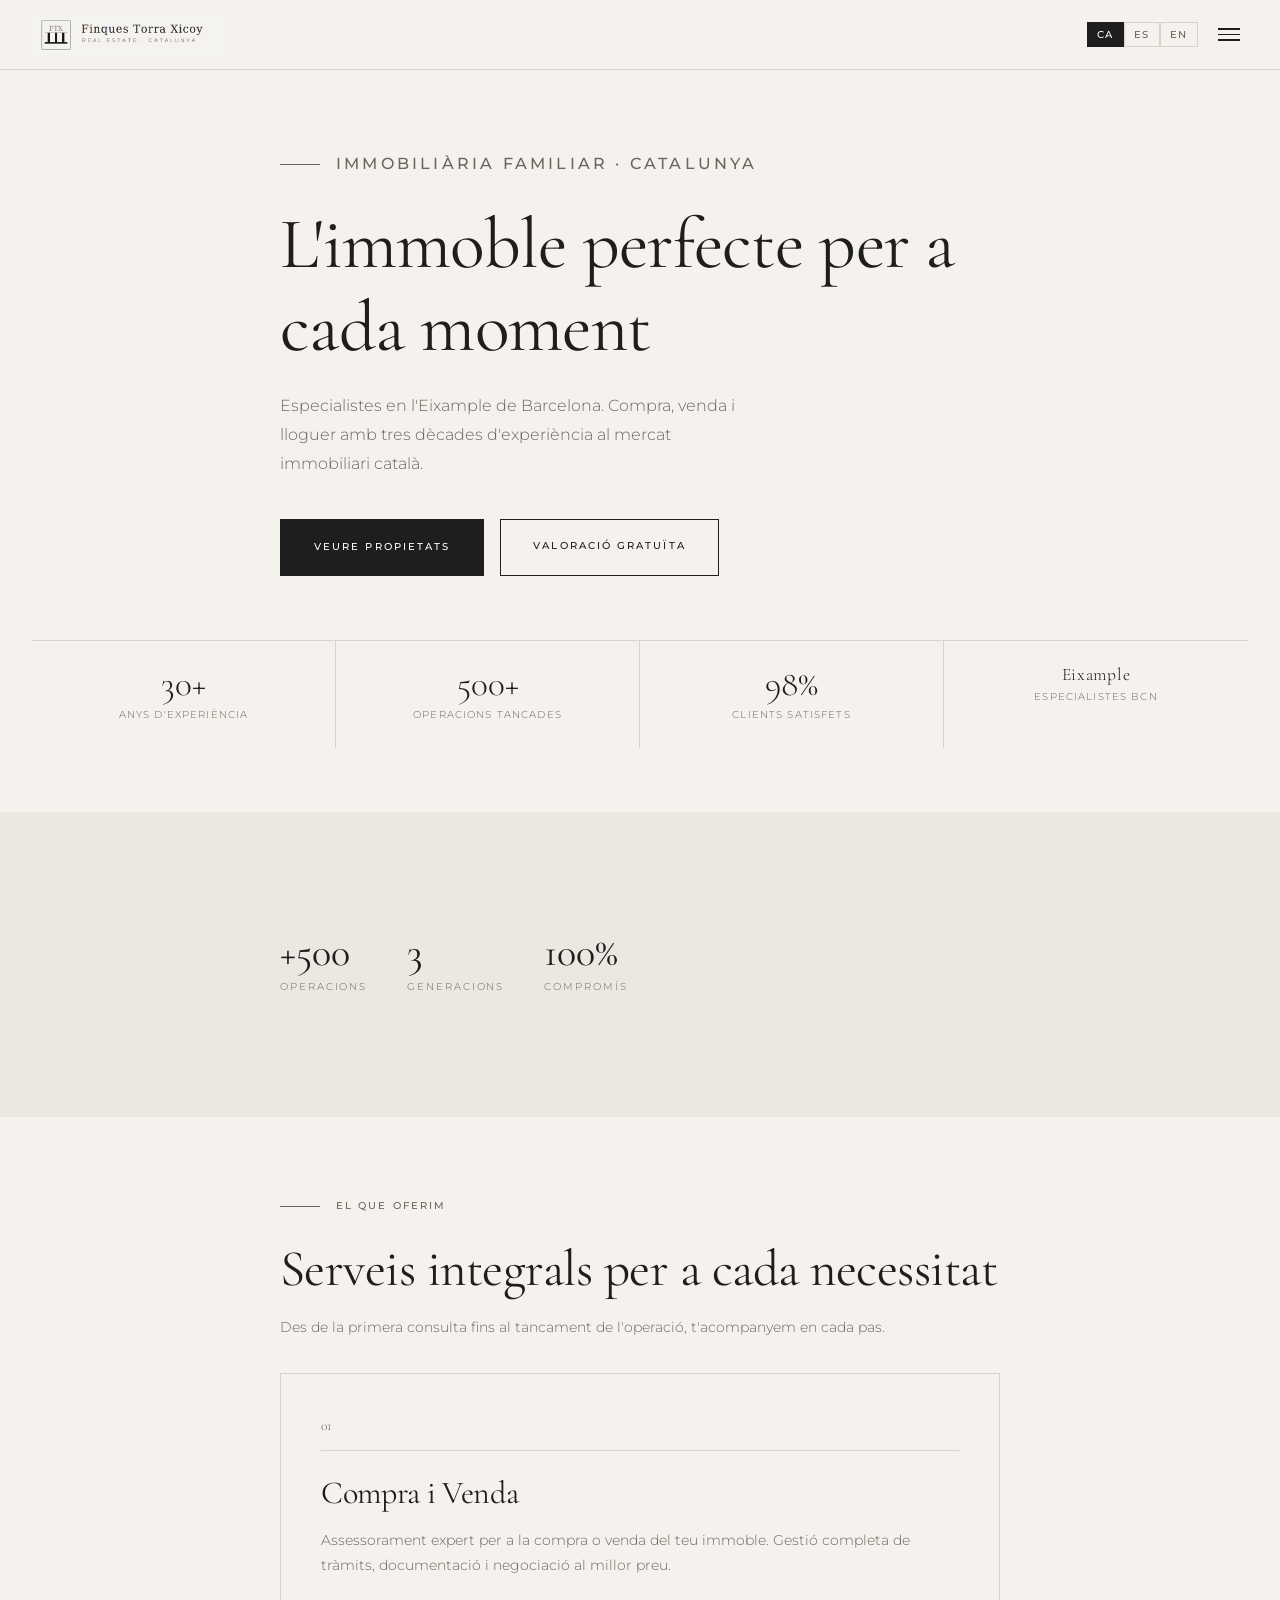
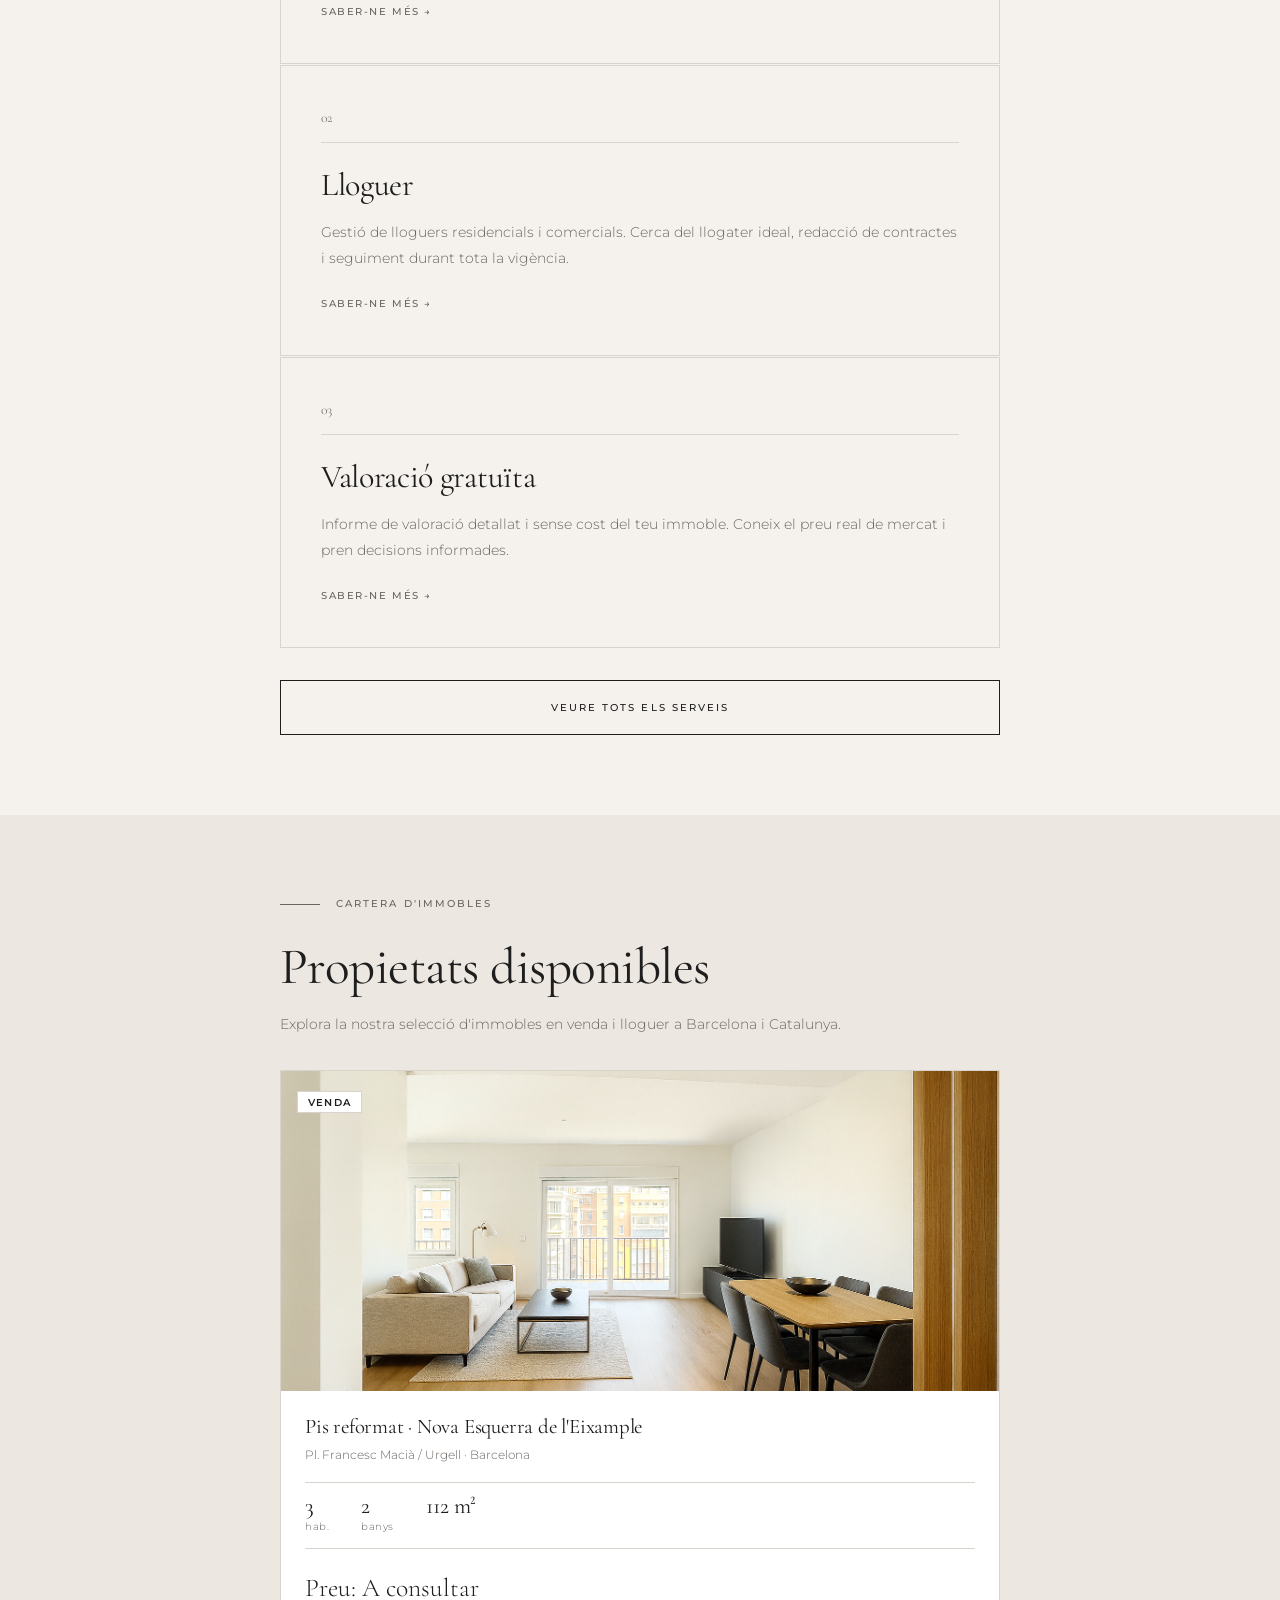
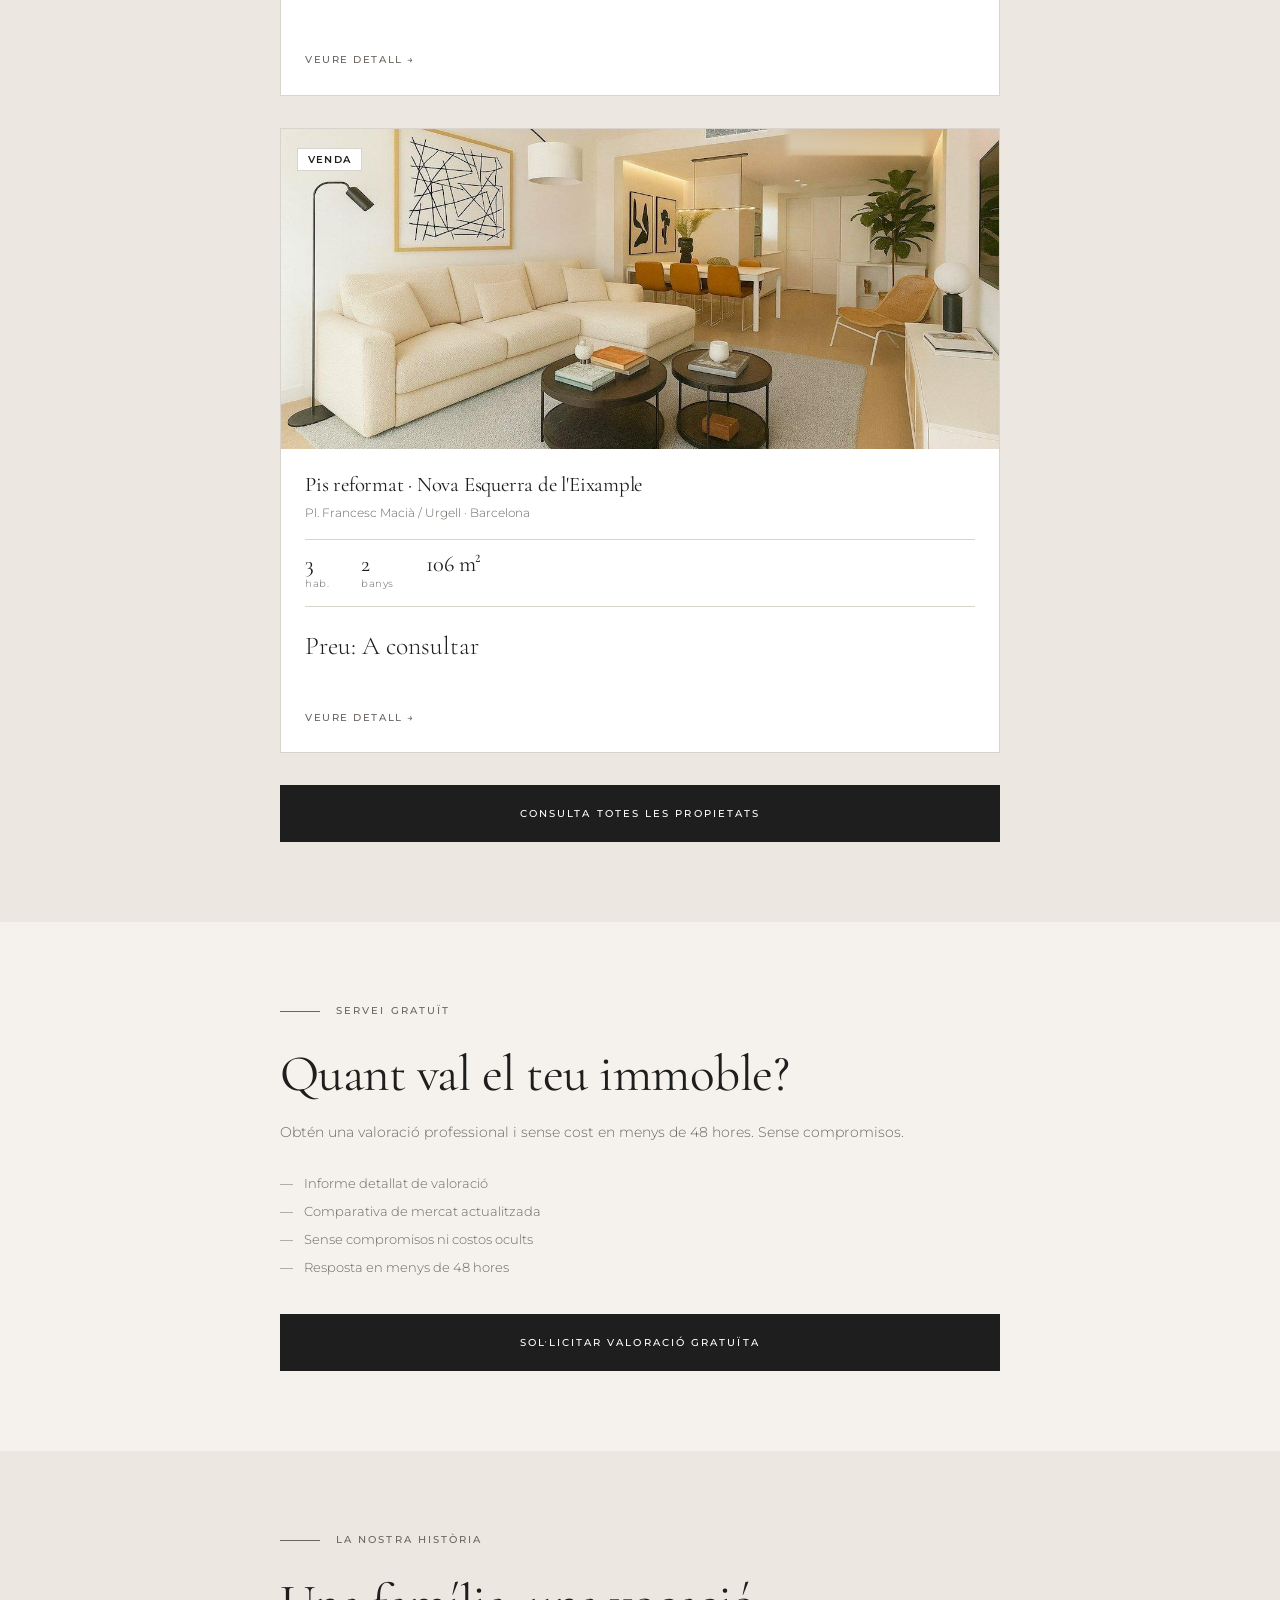
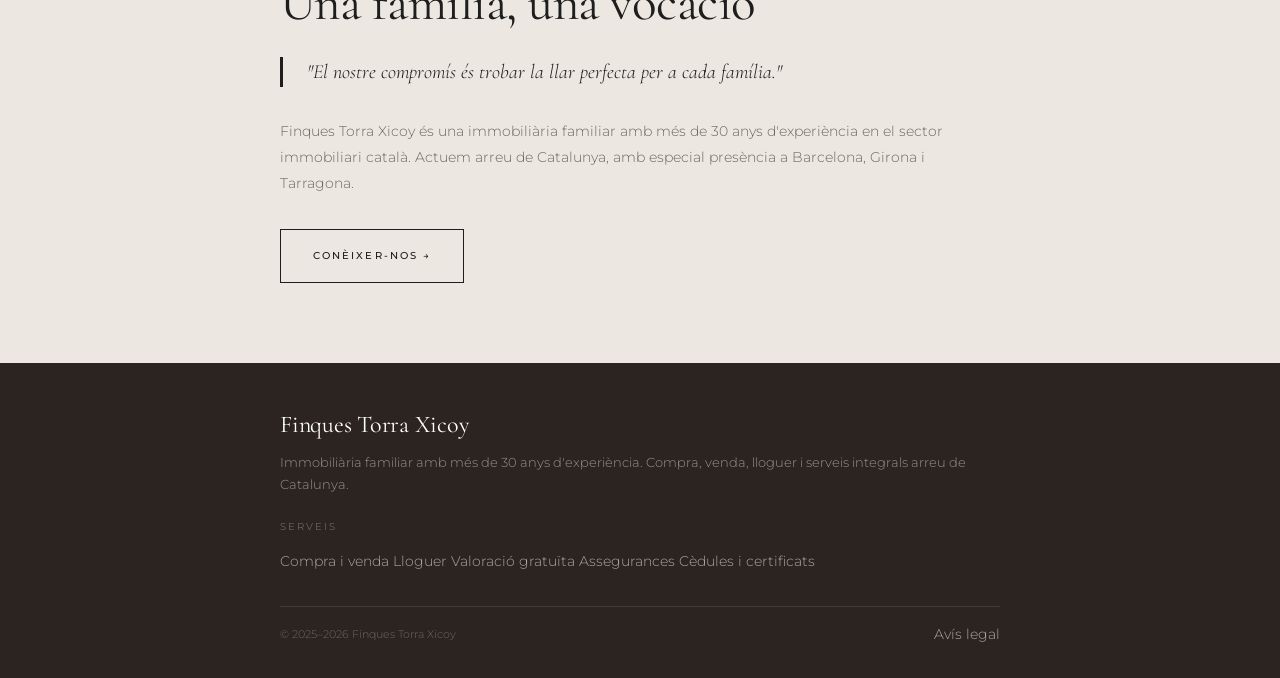
<file: index.html>
<!DOCTYPE html>
<html lang="ca">
<head>
  <meta charset="UTF-8" />
  <meta name="viewport" content="width=device-width, initial-scale=1.0" />
  <title>Finques Torra Xicoy · Real Estate Catalunya</title>
  <meta name="description" content="Immobiliària familiar amb més de 30 anys d'experiència. Compra, venda, lloguer i serveis integrals arreu de Catalunya." />
  <link rel="stylesheet" href="style.css" />
  <meta name="robots" content="index, follow" />
  <link rel="canonical" href="https://finquestorraxicoy.com/" />
  <link rel="icon" href="/img/ftx-principal.png" type="image/png" />
  <meta property="og:type" content="website" />
  <meta property="og:url" content="https://finquestorraxicoy.com/" />
  <meta property="og:title" content="Finques Torra Xicoy · Immobiliària a Catalunya" />
  <meta property="og:description" content="Immobiliària familiar amb més de 30 anys d'experiència. Compra, venda, lloguer i serveis integrals arreu de Catalunya." />
  <meta property="og:image" content="https://finquestorraxicoy.com/img/ftx-principal.png" />
  <meta property="og:locale" content="ca_ES" />
  <meta name="twitter:card" content="summary_large_image" />
  <meta name="twitter:title" content="Finques Torra Xicoy · Immobiliària a Catalunya" />
  <meta name="twitter:description" content="Immobiliària familiar amb més de 30 anys d'experiència. Compra, venda, lloguer i serveis integrals arreu de Catalunya." />
  <meta name="twitter:image" content="https://finquestorraxicoy.com/img/ftx-principal.png" />
<script type="application/ld+json">
{
  "@context": "https://schema.org",
  "@type": "RealEstateAgent",
  "name": "Finques Torra Xicoy",
  "url": "https://finquestorraxicoy.com",
  "logo": "https://finquestorraxicoy.com/img/ftx-principal.png",
  "telephone": "+34663876778",
  "email": "suarez_torra@icab.cat",
  "description": "Immobiliària familiar amb més de 30 anys d'experiència. Compra, venda, lloguer i serveis integrals arreu de Catalunya.",
  "areaServed": "Catalunya",
  "address": {
    "@type": "PostalAddress",
    "addressLocality": "Barcelona",
    "addressCountry": "ES"
  }
}
</script>
</head>
<body>

<!-- NAVBAR -->
<nav>
  <a href="index.html" class="nav-logo">
    <img src="img/ftx-principal.png" alt="Finques Torra Xicoy" style="height:48px; width:auto; display:block;">
  </a>
  <div class="nav-right">
    <div class="nav-lang">
      <button class="lang-btn active" data-lang="ca">CA</button>
      <button class="lang-btn" data-lang="es">ES</button>
      <button class="lang-btn" data-lang="en">EN</button>
    </div>
    <button class="nav-menu-btn" aria-label="Menú">
      <span></span><span></span><span></span>
    </button>
  </div>
</nav>

<!-- MOBILE MENU -->
<div class="menu-overlay">
  <button class="menu-close">✕</button>
  <nav class="menu-links">
    <a href="index.html">
      <span data-lang="ca">Inici</span>
      <span data-lang="es">Inicio</span>
      <span data-lang="en">Home</span>
    </a>
    <a href="serveis.html">
      <span data-lang="ca">Serveis</span>
      <span data-lang="es">Servicios</span>
      <span data-lang="en">Services</span>
    </a>
    <a href="propietats.html">
      <span data-lang="ca">Propietats</span>
      <span data-lang="es">Propiedades</span>
      <span data-lang="en">Properties</span>
    </a>
    <a href="nosaltres.html">
      <span data-lang="ca">Nosaltres</span>
      <span data-lang="es">Nosotros</span>
      <span data-lang="en">About</span>
    </a>
    <a href="valoracio.html">
      <span data-lang="ca">Valoració</span>
      <span data-lang="es">Valoración</span>
      <span data-lang="en">Valuation</span>
    </a>
    <a href="contacte.html">
      <span data-lang="ca">Contacte</span>
      <span data-lang="es">Contacto</span>
      <span data-lang="en">Contact</span>
    </a>
  </nav>
  <div class="menu-contact">
    <div><a href="tel:+34663876778" style="color:inherit;text-decoration:none;">+34 663 876 778</a></div>
    <a href="mailto:suarez_torra@icab.cat">suarez_torra@icab.cat</a>
  </div>
</div>

<main>

  <!-- HERO -->
  <section class="hero section">
    <div class="container">
      <p class="label">
        <span data-lang="ca">Immobiliària familiar · Catalunya</span>
        <span data-lang="es">Inmobiliaria familiar · Cataluña</span>
        <span data-lang="en">Family real estate · Catalonia</span>
      </p>

      <h1 data-lang="ca">L'immoble perfecte per a cada moment</h1>
      <h1 data-lang="es">El inmueble perfecto para cada momento</h1>
      <h1 data-lang="en">The perfect property for every moment</h1>

      <p data-lang="ca">Especialistes en l'Eixample de Barcelona. Compra, venda i lloguer amb tres dècades d'experiència al mercat immobiliari català.</p>
      <p data-lang="es">Especialistas en el Eixample de Barcelona. Compra, venta y alquiler con tres décadas de experiencia en el mercado inmobiliario catalán.</p>
      <p data-lang="en">Specialists in Barcelona's Eixample. Buying, selling and rental with three decades of experience in the Catalan property market.</p>

      <div style="display:flex; gap:1rem; margin-top:2.5rem; flex-wrap:wrap;">
        <a href="propietats.html" class="btn-primary" style="width:auto; padding: 1.1rem 2rem;">
          <span data-lang="ca">Veure propietats</span>
          <span data-lang="es">Ver propiedades</span>
          <span data-lang="en">View properties</span>
        </a>
        <a href="valoracio.html" class="btn-outline" style="width:auto; padding: 1.1rem 2rem;">
          <span data-lang="ca">Valoració gratuïta</span>
          <span data-lang="es">Valoración gratuita</span>
          <span data-lang="en">Free valuation</span>
        </a>
      </div>
    </div>

    <!-- Stats bar -->
    <div class="hero-stats-bar">
      <div class="hero-stat">
        <div class="hero-stat-n">30+</div>
        <div class="hero-stat-l">
          <span data-lang="ca">Anys d'experiència</span>
          <span data-lang="es">Años de experiencia</span>
          <span data-lang="en">Years experience</span>
        </div>
      </div>
      <div class="hero-stat">
        <div class="hero-stat-n">500+</div>
        <div class="hero-stat-l">
          <span data-lang="ca">Operacions tancades</span>
          <span data-lang="es">Operaciones cerradas</span>
          <span data-lang="en">Completed deals</span>
        </div>
      </div>
      <div class="hero-stat">
        <div class="hero-stat-n">98%</div>
        <div class="hero-stat-l">
          <span data-lang="ca">Clients satisfets</span>
          <span data-lang="es">Clientes satisfechos</span>
          <span data-lang="en">Satisfied clients</span>
        </div>
      </div>
      <div class="hero-stat">
        <div class="hero-stat-n" style="font-size:1.1rem;letter-spacing:0.04em;">Eixample</div>
        <div class="hero-stat-l">
          <span data-lang="ca">Especialistes BCN</span>
          <span data-lang="es">Especialistas BCN</span>
          <span data-lang="en">BCN specialists</span>
        </div>
      </div>
    </div>
  </section>

  <!-- STATS -->
  <section class="section-alt section">
    <div class="container">
      <div class="stats-row">
        <div class="stat">
          <strong>+500</strong>
          <span data-lang="ca">Operacions</span>
          <span data-lang="es">Operaciones</span>
          <span data-lang="en">Operations</span>
        </div>
        <div class="stat">
          <strong>3</strong>
          <span data-lang="ca">Generacions</span>
          <span data-lang="es">Generaciones</span>
          <span data-lang="en">Generations</span>
        </div>
        <div class="stat">
          <strong>100%</strong>
          <span data-lang="ca">Compromís</span>
          <span data-lang="es">Compromiso</span>
          <span data-lang="en">Commitment</span>
        </div>
      </div>
    </div>
  </section>

  <!-- SERVEIS OVERVIEW -->
  <section class="section">
    <div class="container">
      <p class="label mb-3">
        <span data-lang="ca">El que oferim</span>
        <span data-lang="es">Lo que ofrecemos</span>
        <span data-lang="en">What we offer</span>
      </p>

      <h2 data-lang="ca">Serveis integrals per a cada necessitat</h2>
      <h2 data-lang="es">Servicios integrales para cada necesidad</h2>
      <h2 data-lang="en">Comprehensive services for every need</h2>

      <p class="mt-2 mb-4" data-lang="ca">Des de la primera consulta fins al tancament de l'operació, t'acompanyem en cada pas.</p>
      <p class="mt-2 mb-4" data-lang="es">Desde la primera consulta hasta el cierre de la operación, te acompañamos en cada paso.</p>
      <p class="mt-2 mb-4" data-lang="en">From first consultation to closing, we accompany you every step of the way.</p>

      <div class="service-card">
        <div class="service-num">01</div>
        <h3 data-lang="ca">Compra i Venda</h3>
        <h3 data-lang="es">Compra y Venta</h3>
        <h3 data-lang="en">Buy & Sell</h3>
        <p data-lang="ca">Assessorament expert per a la compra o venda del teu immoble. Gestió completa de tràmits, documentació i negociació al millor preu.</p>
        <p data-lang="es">Asesoramiento experto para la compra o venta de tu inmueble. Gestión completa de trámites, documentación y negociación al mejor precio.</p>
        <p data-lang="en">Expert advice for buying or selling your property. Complete management of paperwork, documentation and negotiation at the best price.</p>
        <a href="serveis.html" class="service-link">
          <span data-lang="ca">Saber-ne més →</span>
          <span data-lang="es">Saber más →</span>
          <span data-lang="en">Learn more →</span>
        </a>
      </div>

      <div class="service-card">
        <div class="service-num">02</div>
        <h3 data-lang="ca">Lloguer</h3>
        <h3 data-lang="es">Alquiler</h3>
        <h3 data-lang="en">Rental</h3>
        <p data-lang="ca">Gestió de lloguers residencials i comercials. Cerca del llogater ideal, redacció de contractes i seguiment durant tota la vigència.</p>
        <p data-lang="es">Gestión de alquileres residenciales y comerciales. Búsqueda del inquilino ideal, redacción de contratos y seguimiento durante toda la vigencia.</p>
        <p data-lang="en">Management of residential and commercial rentals. Finding the ideal tenant, drafting contracts and monitoring throughout the lease.</p>
        <a href="serveis.html" class="service-link">
          <span data-lang="ca">Saber-ne més →</span>
          <span data-lang="es">Saber más →</span>
          <span data-lang="en">Learn more →</span>
        </a>
      </div>

      <div class="service-card">
        <div class="service-num">03</div>
        <h3 data-lang="ca">Valoració gratuïta</h3>
        <h3 data-lang="es">Valoración gratuita</h3>
        <h3 data-lang="en">Free valuation</h3>
        <p data-lang="ca">Informe de valoració detallat i sense cost del teu immoble. Coneix el preu real de mercat i pren decisions informades.</p>
        <p data-lang="es">Informe de valoración detallado y sin coste de tu inmueble. Conoce el precio real de mercado y toma decisiones informadas.</p>
        <p data-lang="en">Detailed and free valuation report of your property. Know the real market price and make informed decisions.</p>
        <a href="valoracio.html" class="service-link">
          <span data-lang="ca">Saber-ne més →</span>
          <span data-lang="es">Saber más →</span>
          <span data-lang="en">Learn more →</span>
        </a>
      </div>

      <div class="mt-4">
        <a href="serveis.html" class="btn-outline">
          <span data-lang="ca">Veure tots els serveis</span>
          <span data-lang="es">Ver todos los servicios</span>
          <span data-lang="en">View all services</span>
        </a>
      </div>
    </div>
  </section>

  <!-- PROPIETATS PREVIEW -->
  <section class="section section-alt">
    <div class="container">
      <p class="label mb-3">
        <span data-lang="ca">Cartera d'immobles</span>
        <span data-lang="es">Cartera de inmuebles</span>
        <span data-lang="en">Property portfolio</span>
      </p>

      <h2 data-lang="ca">Propietats disponibles</h2>
      <h2 data-lang="es">Propiedades disponibles</h2>
      <h2 data-lang="en">Available properties</h2>

      <p class="mt-2 mb-4" data-lang="ca">Explora la nostra selecció d'immobles en venda i lloguer a Barcelona i Catalunya.</p>
      <p class="mt-2 mb-4" data-lang="es">Explora nuestra selección de inmuebles en venta y alquiler en Barcelona y Cataluña.</p>
      <p class="mt-2 mb-4" data-lang="en">Explore our selection of properties for sale and rent in Barcelona and Catalonia.</p>

      <!-- Pis 112m² -->
      <div class="property-card">
        <div style="position:relative;">
          <img src="pis-112/sala mobles.png" alt="Pis 112m² - Sala" style="width:100%;height:320px;object-fit:cover;display:block;">
          <div style="position:absolute; top:1rem; left:1rem;">
            <span class="property-badge" data-lang="ca">Venda</span>
            <span class="property-badge" data-lang="es">Venta</span>
            <span class="property-badge" data-lang="en">For Sale</span>
          </div>
        </div>
        <div class="property-info">
          <h3 data-lang="ca">Pis reformat · Nova Esquerra de l'Eixample</h3>
          <h3 data-lang="es">Piso reformado · Nova Esquerra de l'Eixample</h3>
          <h3 data-lang="en">Renovated flat · Nova Esquerra de l'Eixample</h3>
          <p class="property-address">Pl. Francesc Macià / Urgell · Barcelona</p>
          <div class="property-specs">
            <div class="property-spec"><strong>3</strong><span data-lang="ca">hab.</span><span data-lang="es">hab.</span><span data-lang="en">bed.</span></div>
            <div class="property-spec"><strong>2</strong><span data-lang="ca">banys</span><span data-lang="es">baños</span><span data-lang="en">baths</span></div>
            <div class="property-spec"><strong>112 m²</strong></div>
          </div>
          <p class="property-price" data-lang="ca">Preu: A consultar</p>
          <p class="property-price" data-lang="es">Precio: A consultar</p>
          <p class="property-price" data-lang="en">Price: On request</p>
          <a href="propietats.html" class="service-link">
            <span data-lang="ca">Veure detall →</span>
            <span data-lang="es">Ver detalle →</span>
            <span data-lang="en">View detail →</span>
          </a>
        </div>
      </div>

      <!-- Pis 106m² -->
      <div class="property-card">
        <div style="position:relative;">
          <img src="pis-106/Sala_mobles_v2.jpg" alt="Pis 106m² - Sala" style="width:100%;height:320px;object-fit:cover;display:block;">
          <div style="position:absolute; top:1rem; left:1rem;">
            <span class="property-badge" data-lang="ca">Venda</span>
            <span class="property-badge" data-lang="es">Venta</span>
            <span class="property-badge" data-lang="en">For Sale</span>
          </div>
        </div>
        <div class="property-info">
          <h3 data-lang="ca">Pis reformat · Nova Esquerra de l'Eixample</h3>
          <h3 data-lang="es">Piso reformado · Nova Esquerra de l'Eixample</h3>
          <h3 data-lang="en">Renovated flat · Nova Esquerra de l'Eixample</h3>
          <p class="property-address">Pl. Francesc Macià / Urgell · Barcelona</p>
          <div class="property-specs">
            <div class="property-spec"><strong>3</strong><span data-lang="ca">hab.</span><span data-lang="es">hab.</span><span data-lang="en">bed.</span></div>
            <div class="property-spec"><strong>2</strong><span data-lang="ca">banys</span><span data-lang="es">baños</span><span data-lang="en">baths</span></div>
            <div class="property-spec"><strong>106 m²</strong></div>
          </div>
          <p class="property-price" data-lang="ca">Preu: A consultar</p>
          <p class="property-price" data-lang="es">Precio: A consultar</p>
          <p class="property-price" data-lang="en">Price: On request</p>
          <a href="propietats.html" class="service-link">
            <span data-lang="ca">Veure detall →</span>
            <span data-lang="es">Ver detalle →</span>
            <span data-lang="en">View detail →</span>
          </a>
        </div>
      </div>

      <a href="propietats.html" class="btn-primary">
        <span data-lang="ca">Consulta totes les propietats</span>
        <span data-lang="es">Consulta todas las propiedades</span>
        <span data-lang="en">View all properties</span>
      </a>
    </div>
  </section>

  <!-- VALORACIÓ CTA -->
  <section class="section">
    <div class="container">
      <p class="label mb-3">
        <span data-lang="ca">Servei gratuït</span>
        <span data-lang="es">Servicio gratuito</span>
        <span data-lang="en">Free service</span>
      </p>

      <h2 data-lang="ca">Quant val el teu immoble?</h2>
      <h2 data-lang="es">¿Cuánto vale tu inmueble?</h2>
      <h2 data-lang="en">What is your property worth?</h2>

      <p class="mt-2" data-lang="ca">Obtén una valoració professional i sense cost en menys de 48 hores. Sense compromisos.</p>
      <p class="mt-2" data-lang="es">Obtén una valoración profesional y sin coste en menos de 48 horas. Sin compromisos.</p>
      <p class="mt-2" data-lang="en">Get a professional, free valuation in less than 48 hours. No commitment.</p>

      <ul class="property-features mt-3 mb-4">
        <li>
          <span data-lang="ca">Informe detallat de valoració</span>
          <span data-lang="es">Informe detallado de valoración</span>
          <span data-lang="en">Detailed valuation report</span>
        </li>
        <li>
          <span data-lang="ca">Comparativa de mercat actualitzada</span>
          <span data-lang="es">Comparativa de mercado actualizada</span>
          <span data-lang="en">Updated market comparison</span>
        </li>
        <li>
          <span data-lang="ca">Sense compromisos ni costos ocults</span>
          <span data-lang="es">Sin compromisos ni costes ocultos</span>
          <span data-lang="en">No commitment, no hidden costs</span>
        </li>
        <li>
          <span data-lang="ca">Resposta en menys de 48 hores</span>
          <span data-lang="es">Respuesta en menos de 48 horas</span>
          <span data-lang="en">Response within 48 hours</span>
        </li>
      </ul>

      <a href="valoracio.html" class="btn-primary">
        <span data-lang="ca">Sol·licitar valoració gratuïta</span>
        <span data-lang="es">Solicitar valoración gratuita</span>
        <span data-lang="en">Request free valuation</span>
      </a>
    </div>
  </section>

  <!-- NOSALTRES SNIPPET -->
  <section class="section section-alt">
    <div class="container">
      <p class="label mb-3">
        <span data-lang="ca">La nostra història</span>
        <span data-lang="es">Nuestra historia</span>
        <span data-lang="en">Our story</span>
      </p>

      <h2 data-lang="ca">Una família, una vocació</h2>
      <h2 data-lang="es">Una familia, una vocación</h2>
      <h2 data-lang="en">A family, a vocation</h2>

      <blockquote class="mt-3">
        <p data-lang="ca">"El nostre compromís és trobar la llar perfecta per a cada família."</p>
        <p data-lang="es">"Nuestro compromiso es encontrar el hogar perfecto para cada familia."</p>
        <p data-lang="en">"Our commitment is to find the perfect home for every family."</p>
      </blockquote>

      <p class="mt-3" data-lang="ca">Finques Torra Xicoy és una immobiliària familiar amb més de 30 anys d'experiència en el sector immobiliari català. Actuem arreu de Catalunya, amb especial presència a Barcelona, Girona i Tarragona.</p>
      <p class="mt-3" data-lang="es">Finques Torra Xicoy es una inmobiliaria familiar con más de 30 años de experiencia en el sector inmobiliario catalán. Actuamos en toda Cataluña, con especial presencia en Barcelona, Girona y Tarragona.</p>
      <p class="mt-3" data-lang="en">Finques Torra Xicoy is a family real estate agency with over 30 years of experience in the Catalan real estate sector. We operate throughout Catalonia, with a strong presence in Barcelona, Girona and Tarragona.</p>

      <a href="nosaltres.html" class="btn-outline mt-4" style="display:inline-block; width:auto; padding:1.1rem 2rem;">
        <span data-lang="ca">Conèixer-nos →</span>
        <span data-lang="es">Conocernos →</span>
        <span data-lang="en">About us →</span>
      </a>
    </div>
  </section>

</main>

<!-- FOOTER -->
<footer>
  <div class="container">
    <h4>Finques Torra Xicoy</h4>
    <p data-lang="ca">Immobiliària familiar amb més de 30 anys d'experiència. Compra, venda, lloguer i serveis integrals arreu de Catalunya.</p>
    <p data-lang="es">Inmobiliaria familiar con más de 30 años de experiencia. Compra, venta, alquiler y servicios integrales en toda Cataluña.</p>
    <p data-lang="en">Family real estate agency with over 30 years of experience. Buying, selling, rental and comprehensive services throughout Catalonia.</p>

    <p class="footer-section-title" data-lang="ca">Serveis</p>
    <p class="footer-section-title" data-lang="es">Servicios</p>
    <p class="footer-section-title" data-lang="en">Services</p>

    <a href="serveis.html" data-lang="ca">Compra i venda</a>
    <a href="serveis.html" data-lang="es">Compra y venta</a>
    <a href="serveis.html" data-lang="en">Buy & sell</a>

    <a href="serveis.html" data-lang="ca">Lloguer</a>
    <a href="serveis.html" data-lang="es">Alquiler</a>
    <a href="serveis.html" data-lang="en">Rental</a>

    <a href="valoracio.html" data-lang="ca">Valoració gratuïta</a>
    <a href="valoracio.html" data-lang="es">Valoración gratuita</a>
    <a href="valoracio.html" data-lang="en">Free valuation</a>

    <a href="serveis.html" data-lang="ca">Assegurances</a>
    <a href="serveis.html" data-lang="es">Seguros</a>
    <a href="serveis.html" data-lang="en">Insurance</a>

    <a href="serveis.html" data-lang="ca">Cèdules i certificats</a>
    <a href="serveis.html" data-lang="es">Cédulas y certificados</a>
    <a href="serveis.html" data-lang="en">Certificates</a>

    <hr class="footer-divider" />

    <div class="footer-legal">
      <span>© 2025–2026 Finques Torra Xicoy</span>
      <a href="legal.html" style="display:inline; padding:0;">
        <span data-lang="ca">Avís legal</span>
        <span data-lang="es">Aviso legal</span>
        <span data-lang="en">Legal notice</span>
      </a>
    </div>
  </div>
</footer>

<script src="main.js"></script>
</body>
</html>
<!-- deploy trigger -->
</file>
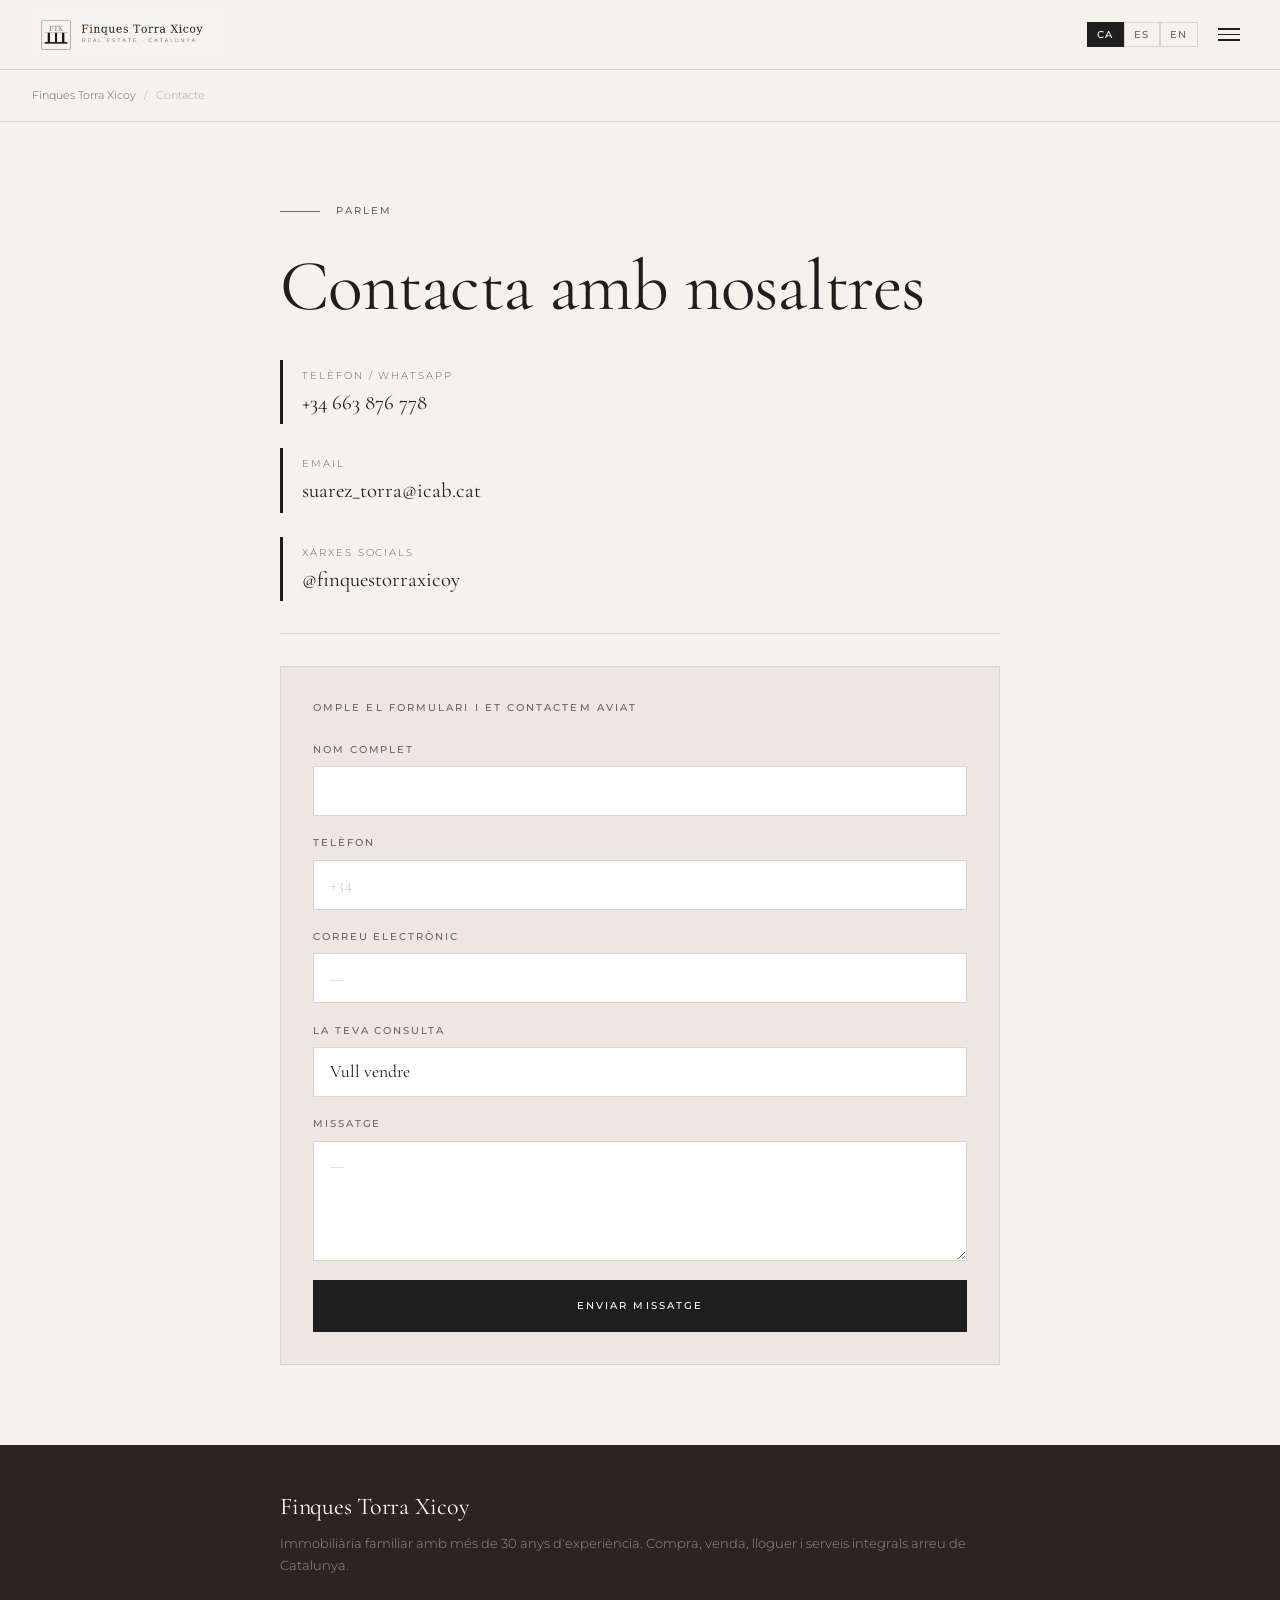
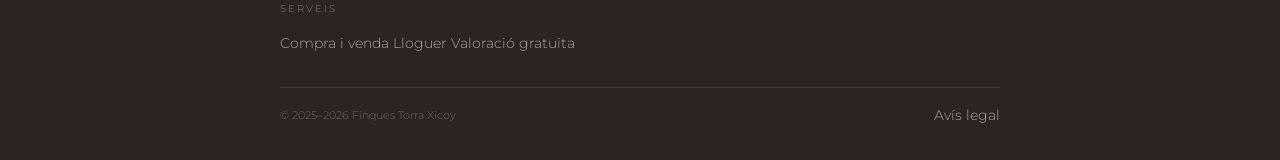
<file: contacte.html>
<!DOCTYPE html>
<html lang="ca">
<head>
  <meta charset="UTF-8" />
  <meta name="viewport" content="width=device-width, initial-scale=1.0" />
  <title>Contacte · Finques Torra Xicoy</title>
  <meta name="description" content="Contacta amb Finques Torra Xicoy. Tel: +34 663 876 778. Email: suarez_torra@icab.cat" />
  <link rel="stylesheet" href="style.css" />
  <meta name="robots" content="index, follow" />
  <link rel="canonical" href="https://finquestorraxicoy.com/contacte.html" />
  <link rel="icon" href="/img/ftx-principal.png" type="image/png" />
  <meta property="og:type" content="website" />
  <meta property="og:url" content="https://finquestorraxicoy.com/contacte.html" />
  <meta property="og:title" content="Contacte · Finques Torra Xicoy" />
  <meta property="og:description" content="Contacta amb Finques Torra Xicoy. Tel: +34 663 876 778. Email: suarez_torra@icab.cat" />
  <meta property="og:image" content="https://finquestorraxicoy.com/img/ftx-principal.png" />
  <meta property="og:locale" content="ca_ES" />
  <meta name="twitter:card" content="summary_large_image" />
  <meta name="twitter:title" content="Contacte · Finques Torra Xicoy" />
  <meta name="twitter:description" content="Contacta amb Finques Torra Xicoy. Tel: +34 663 876 778. Email: suarez_torra@icab.cat" />
  <meta name="twitter:image" content="https://finquestorraxicoy.com/img/ftx-principal.png" />
</head>
<body>

<nav>
  <a href="index.html" class="nav-logo">
    <img src="img/ftx-principal.png" alt="Finques Torra Xicoy" style="height:48px; width:auto; display:block;">
  </a>
  <div class="nav-right">
    <div class="nav-lang">
      <button class="lang-btn active" data-lang="ca">CA</button>
      <button class="lang-btn" data-lang="es">ES</button>
      <button class="lang-btn" data-lang="en">EN</button>
    </div>
    <button class="nav-menu-btn" aria-label="Menú">
      <span></span><span></span><span></span>
    </button>
  </div>
</nav>

<div class="menu-overlay">
  <button class="menu-close">✕</button>
  <nav class="menu-links">
    <a href="index.html"><span data-lang="ca">Inici</span><span data-lang="es">Inicio</span><span data-lang="en">Home</span></a>
    <a href="serveis.html"><span data-lang="ca">Serveis</span><span data-lang="es">Servicios</span><span data-lang="en">Services</span></a>
    <a href="propietats.html"><span data-lang="ca">Propietats</span><span data-lang="es">Propiedades</span><span data-lang="en">Properties</span></a>
    <a href="nosaltres.html"><span data-lang="ca">Nosaltres</span><span data-lang="es">Nosotros</span><span data-lang="en">About</span></a>
    <a href="valoracio.html"><span data-lang="ca">Valoració</span><span data-lang="es">Valoración</span><span data-lang="en">Valuation</span></a>
    <a href="contacte.html"><span data-lang="ca">Contacte</span><span data-lang="es">Contacto</span><span data-lang="en">Contact</span></a>
  </nav>
  <div class="menu-contact">
    <div><a href="tel:+34663876778" style="color:inherit;text-decoration:none;">+34 663 876 778</a></div>
    <a href="mailto:suarez_torra@icab.cat">suarez_torra@icab.cat</a>
  </div>
</div>

<main>
  <div class="breadcrumb">
    <a href="index.html">Finques Torra Xicoy</a>
    <span>/</span>
    <span data-lang="ca">Contacte</span>
    <span data-lang="es">Contacto</span>
    <span data-lang="en">Contact</span>
  </div>

  <section class="section">
    <div class="container">
      <p class="label mb-3">
        <span data-lang="ca">Parlem</span>
        <span data-lang="es">Hablemos</span>
        <span data-lang="en">Let's talk</span>
      </p>

      <h1 data-lang="ca">Contacta amb nosaltres</h1>
      <h1 data-lang="es">Contacta con nosotros</h1>
      <h1 data-lang="en">Contact us</h1>

      <div class="mt-4">
        <div class="contact-item">
          <div class="contact-label" data-lang="ca">Telèfon / WhatsApp</div>
          <div class="contact-label" data-lang="es">Teléfono / WhatsApp</div>
          <div class="contact-label" data-lang="en">Phone / WhatsApp</div>
          <a href="tel:+34663876778">+34 663 876 778</a>
        </div>

        <div class="contact-item">
          <div class="contact-label">Email</div>
          <a href="mailto:suarez_torra@icab.cat">suarez_torra@icab.cat</a>
        </div>

        <div class="contact-item">
          <div class="contact-label" data-lang="ca">Xarxes socials</div>
          <div class="contact-label" data-lang="es">Redes sociales</div>
          <div class="contact-label" data-lang="en">Social media</div>
          <p>@finquestorraxicoy</p>
        </div>
      </div>

      <div class="hr"></div>

      <div class="form-card">
        <p class="form-label" style="font-size:0.65rem; margin-bottom:1.5rem;" data-lang="ca">Omple el formulari i et contactem aviat</p>
        <p class="form-label" style="font-size:0.65rem; margin-bottom:1.5rem;" data-lang="es">Rellena el formulario y te contactamos pronto</p>
        <p class="form-label" style="font-size:0.65rem; margin-bottom:1.5rem;" data-lang="en">Fill in the form and we will contact you soon</p>

        <form class="contact-form" action="mailto:suarez_torra@icab.cat" method="get" enctype="text/plain">

          <label class="form-label" for="ct-nom" data-lang="ca">Nom complet</label>
          <label class="form-label" for="ct-nom" data-lang="es">Nombre completo</label>
          <label class="form-label" for="ct-nom" data-lang="en">Full name</label>
          <input class="form-input" type="text" id="ct-nom" name="nom" required>

          <label class="form-label" for="ct-tel" data-lang="ca">Telèfon</label>
          <label class="form-label" for="ct-tel" data-lang="es">Teléfono</label>
          <label class="form-label" for="ct-tel" data-lang="en">Phone</label>
          <input class="form-input" type="tel" id="ct-tel" name="telefon" placeholder="+34" />

          <label class="form-label" for="ct-email" data-lang="ca">Correu electrònic</label>
          <label class="form-label" for="ct-email" data-lang="es">Correo electrónico</label>
          <label class="form-label" for="ct-email" data-lang="en">Email</label>
          <input class="form-input" type="email" id="ct-email" name="email" placeholder="—" />

          <label class="form-label" for="ct-consulta" data-lang="ca">La teva consulta</label>
          <label class="form-label" for="ct-consulta" data-lang="es">Tu consulta</label>
          <label class="form-label" for="ct-consulta" data-lang="en">Your enquiry</label>
          <select class="form-select" id="ct-consulta" name="consulta">
            <option data-lang="ca">Vull vendre</option>
            <option data-lang="es">Quiero vender</option>
            <option data-lang="en">I want to sell</option>
            <option data-lang="ca">Vull comprar</option>
            <option data-lang="es">Quiero comprar</option>
            <option data-lang="en">I want to buy</option>
            <option data-lang="ca">Vull llogar</option>
            <option data-lang="es">Quiero alquilar</option>
            <option data-lang="en">I want to rent</option>
            <option data-lang="ca">Valoració gratuïta</option>
            <option data-lang="es">Valoración gratuita</option>
            <option data-lang="en">Free valuation</option>
            <option data-lang="ca">Altra consulta</option>
            <option data-lang="es">Otra consulta</option>
            <option data-lang="en">Other enquiry</option>
          </select>

          <label class="form-label" for="ct-msg" data-lang="ca">Missatge</label>
          <label class="form-label" for="ct-msg" data-lang="es">Mensaje</label>
          <label class="form-label" for="ct-msg" data-lang="en">Message</label>
          <textarea class="form-textarea" id="ct-msg" name="missatge" placeholder="—"></textarea>

          <button type="submit" class="btn-primary">
            <span data-lang="ca">Enviar missatge</span>
            <span data-lang="es">Enviar mensaje</span>
            <span data-lang="en">Send message</span>
          </button>
        </form>
      </div>

    </div>
  </section>
</main>

<footer>
  <div class="container">
    <h4>Finques Torra Xicoy</h4>
    <p data-lang="ca">Immobiliària familiar amb més de 30 anys d'experiència. Compra, venda, lloguer i serveis integrals arreu de Catalunya.</p>
    <p data-lang="es">Inmobiliaria familiar con más de 30 años de experiencia. Compra, venta, alquiler y servicios integrales en toda Cataluña.</p>
    <p data-lang="en">Family real estate agency with over 30 years of experience. Buying, selling, rental and comprehensive services throughout Catalonia.</p>
    <p class="footer-section-title" data-lang="ca">Serveis</p>
    <p class="footer-section-title" data-lang="es">Servicios</p>
    <p class="footer-section-title" data-lang="en">Services</p>
    <a href="serveis.html" data-lang="ca">Compra i venda</a><a href="serveis.html" data-lang="es">Compra y venta</a><a href="serveis.html" data-lang="en">Buy & sell</a>
    <a href="serveis.html" data-lang="ca">Lloguer</a><a href="serveis.html" data-lang="es">Alquiler</a><a href="serveis.html" data-lang="en">Rental</a>
    <a href="valoracio.html" data-lang="ca">Valoració gratuïta</a><a href="valoracio.html" data-lang="es">Valoración gratuita</a><a href="valoracio.html" data-lang="en">Free valuation</a>
    <hr class="footer-divider" />
    <div class="footer-legal">
      <span>© 2025–2026 Finques Torra Xicoy</span>
      <a href="legal.html" style="display:inline; padding:0;"><span data-lang="ca">Avís legal</span><span data-lang="es">Aviso legal</span><span data-lang="en">Legal notice</span></a>
    </div>
  </div>
</footer>

<script src="main.js"></script>
</body>
</html>
</file>
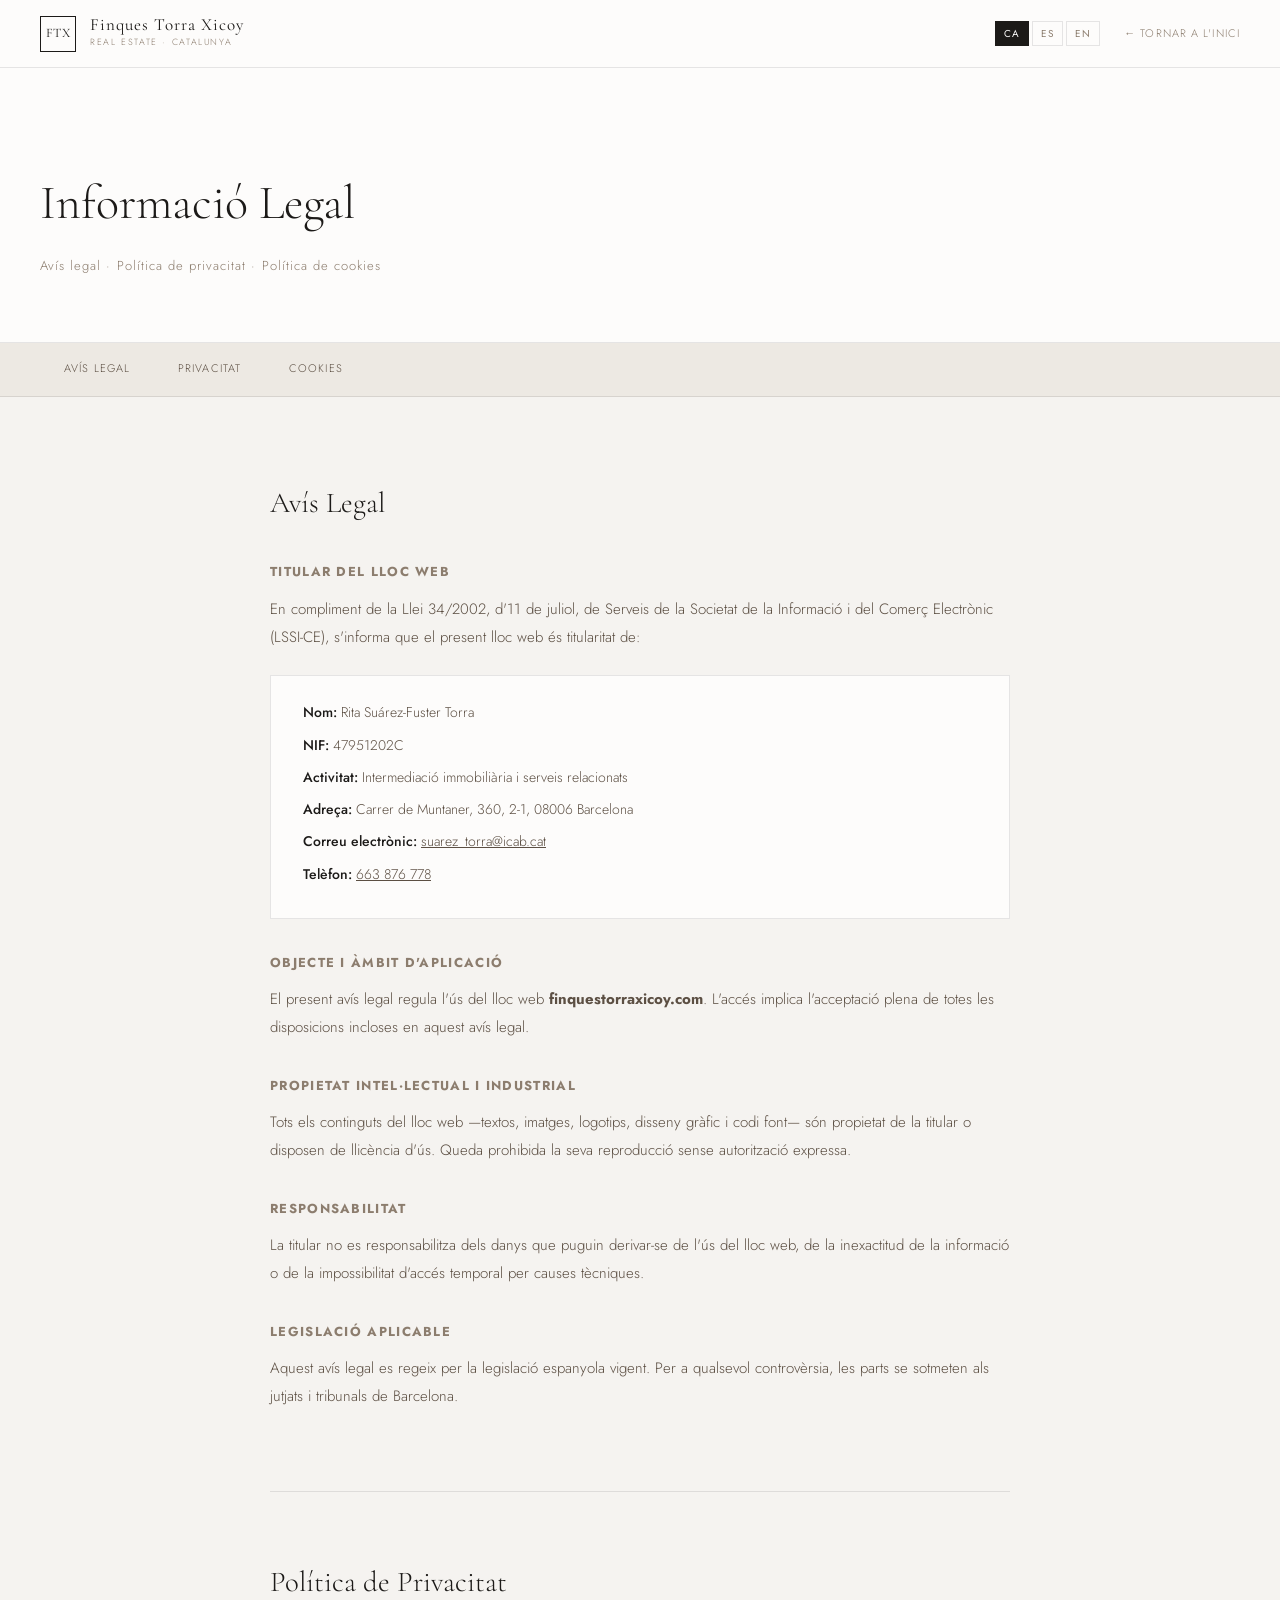
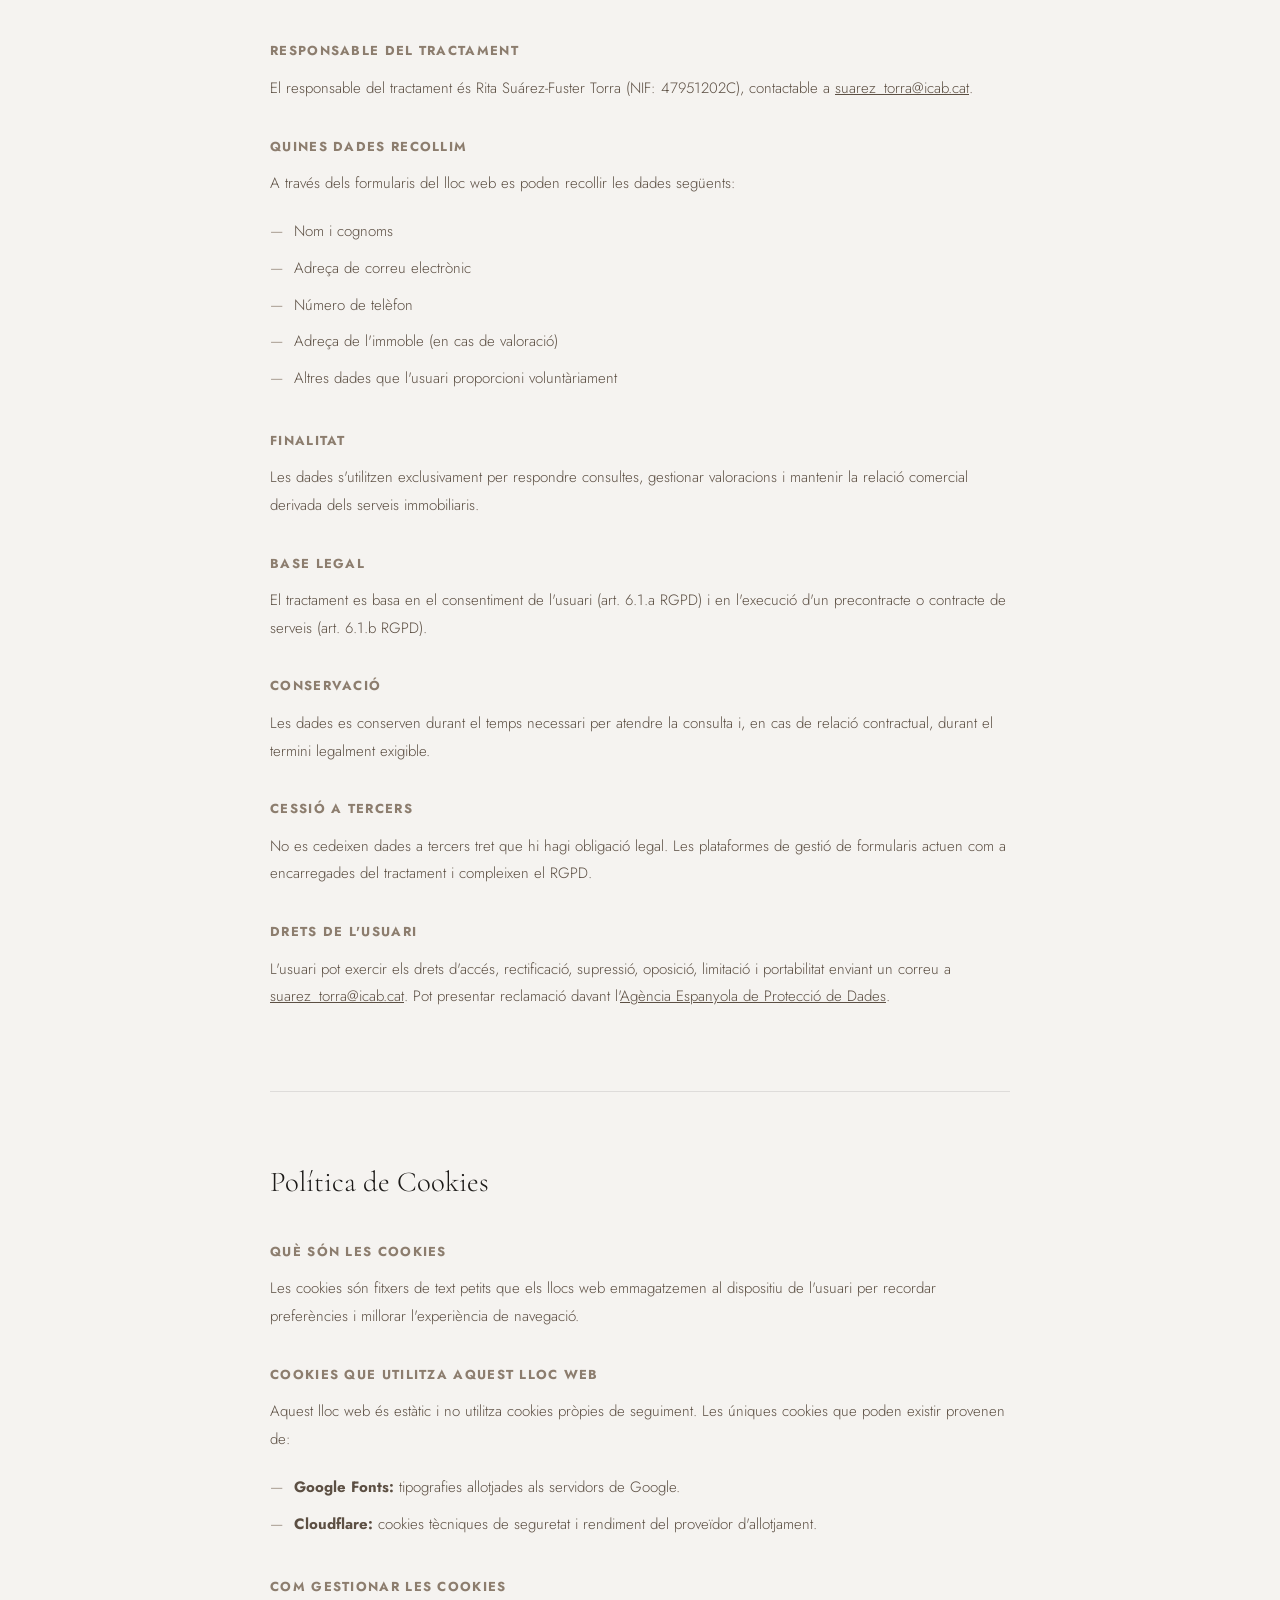
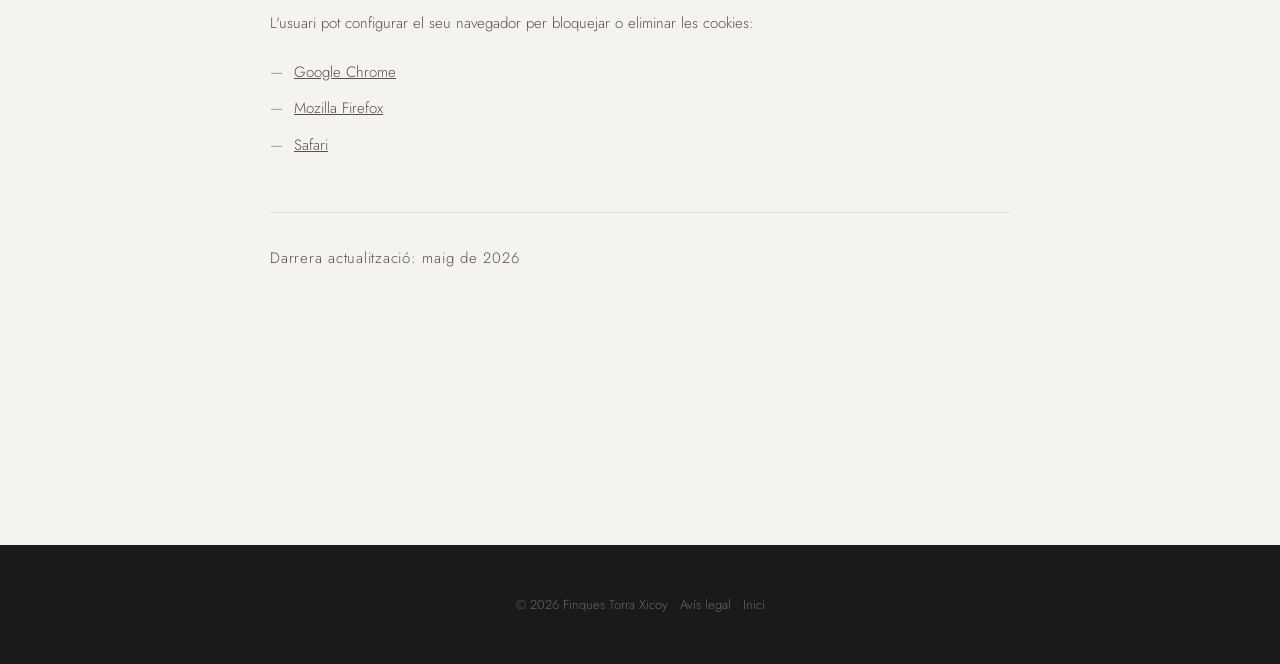
<file: legal.html>
<!DOCTYPE html>
<html lang="ca">
<head>
<meta charset="UTF-8">
<meta name="viewport" content="width=device-width, initial-scale=1.0">
<title data-i18n="meta_title">Informació Legal — Finques Torra Xicoy</title>
<meta name="robots" content="noindex">
<link rel="preconnect" href="https://fonts.googleapis.com">
<link rel="preconnect" href="https://fonts.gstatic.com" crossorigin>
<link href="https://fonts.googleapis.com/css2?family=Cormorant+Garamond:ital,wght@0,300;0,400;1,300&family=Jost:wght@300;400;500&display=swap" rel="stylesheet">
<style>
:root{--cream:#f5f3f0;--cream-mid:#ede9e3;--cream-dk:#d9d2c8;--stone:#8c7d6e;--stone-dk:#5c4f43;--charcoal:#1c1a18;--white:#fdfcfb;--border:rgba(28,26,24,0.1);}
*,*::before,*::after{box-sizing:border-box;margin:0;padding:0;}
html{scroll-behavior:smooth;}
body{font-family:'Jost',sans-serif;background:var(--cream);color:var(--charcoal);font-size:16px;line-height:1.8;font-weight:300;}
header{position:fixed;top:0;left:0;right:0;z-index:100;background:var(--white);border-bottom:1px solid var(--border);padding:0 2.5rem;display:flex;align-items:center;justify-content:space-between;height:68px;}
.logo-wrap{display:flex;align-items:center;gap:14px;text-decoration:none;}
.logo-mark{width:36px;height:36px;border:1px solid var(--charcoal);display:flex;align-items:center;justify-content:center;}
.logo-mark span{font-family:'Cormorant Garamond',serif;font-size:13px;font-weight:400;color:var(--charcoal);letter-spacing:0.05em;}
.logo-text{display:flex;flex-direction:column;gap:1px;}
.logo-name{font-family:'Cormorant Garamond',serif;color:var(--charcoal);font-size:17px;font-weight:400;letter-spacing:0.06em;line-height:1;}
.logo-sub{font-family:'Jost',sans-serif;color:var(--stone);font-size:9px;letter-spacing:0.18em;text-transform:uppercase;}
.header-right{display:flex;align-items:center;gap:1.5rem;}
.back-link{font-size:11px;letter-spacing:0.1em;text-transform:uppercase;color:var(--stone);text-decoration:none;transition:color 0.2s;}
.back-link:hover{color:var(--charcoal);}
.nav-lang{display:flex;gap:3px;}
.lang-btn{background:none;border:1px solid var(--border);color:var(--stone);font-size:10px;font-weight:400;letter-spacing:0.1em;padding:4px 8px;cursor:pointer;font-family:'Jost',sans-serif;transition:all 0.2s;text-transform:uppercase;}
.lang-btn.active,.lang-btn:hover{background:var(--charcoal);border-color:var(--charcoal);color:var(--white);}
.page-hero{padding:10rem 2.5rem 4rem;background:var(--white);border-bottom:1px solid var(--border);}
.page-hero h1{font-family:'Cormorant Garamond',serif;font-size:clamp(2rem,4vw,3rem);font-weight:300;color:var(--charcoal);margin-bottom:0.5rem;}
.page-hero p{font-size:13px;color:var(--stone);letter-spacing:0.08em;}
.legal-nav{background:var(--cream-mid);border-bottom:1px solid var(--border);padding:0 2.5rem;display:flex;}
.legal-nav a{font-size:11px;letter-spacing:0.1em;text-transform:uppercase;color:var(--stone-dk);text-decoration:none;padding:1rem 1.5rem;display:block;border-bottom:1.5px solid transparent;transition:all 0.2s;}
.legal-nav a:hover,.legal-nav a.active{color:var(--charcoal);border-bottom-color:var(--charcoal);}
.legal-body{max-width:820px;margin:0 auto;padding:5rem 2.5rem 8rem;}
.legal-section{margin-bottom:4rem;padding-bottom:4rem;border-bottom:1px solid var(--border);}
.legal-section:last-child{border-bottom:none;}
.legal-section h2{font-family:'Cormorant Garamond',serif;font-size:1.8rem;font-weight:300;color:var(--charcoal);margin-bottom:1.5rem;}
.legal-section h3{font-size:13px;letter-spacing:0.1em;text-transform:uppercase;color:var(--stone);margin:2rem 0 0.75rem;}
.legal-section p{font-size:15px;color:var(--stone-dk);margin-bottom:1rem;line-height:1.85;}
.legal-section ul{margin:0.5rem 0 1rem;list-style:none;}
.legal-section ul li{font-size:15px;color:var(--stone-dk);padding:0.3rem 0 0.3rem 1.5rem;position:relative;}
.legal-section ul li::before{content:'—';position:absolute;left:0;color:var(--stone);}
.legal-section a{color:var(--stone-dk);text-decoration:underline;}
.legal-section a:hover{color:var(--charcoal);}
.data-box{background:var(--white);border:1px solid var(--border);padding:1.5rem 2rem;margin:1.5rem 0;}
.data-box p{font-size:14px;margin-bottom:0.4rem;}
.data-box strong{color:var(--charcoal);font-weight:500;}
.update-date{font-size:12px;color:var(--stone);letter-spacing:0.05em;margin-top:3rem;padding-top:2rem;border-top:1px solid var(--border);}
footer{background:var(--charcoal);padding:3rem 2.5rem;text-align:center;}
footer p{font-size:13px;color:rgba(245,243,240,0.35);}
footer a{color:rgba(245,243,240,0.35);text-decoration:none;}
footer a:hover{color:rgba(245,243,240,0.7);}
@media(max-width:600px){header{padding:0 1.5rem;}.page-hero{padding:8rem 1.5rem 3rem;}.legal-body{padding:3rem 1.5rem 5rem;}.legal-nav{overflow-x:auto;}.back-link{display:none;}}
</style>
</head>
<body>

<header>
  <a href="index.html" class="logo-wrap">
    <div class="logo-mark"><span>FTX</span></div>
    <div class="logo-text">
      <span class="logo-name">Finques Torra Xicoy</span>
      <span class="logo-sub">Real Estate · Catalunya</span>
    </div>
  </a>
  <div class="header-right">
    <div class="nav-lang">
      <button class="lang-btn active" onclick="setLang('ca')">CA</button>
      <button class="lang-btn" onclick="setLang('es')">ES</button>
      <button class="lang-btn" onclick="setLang('en')">EN</button>
    </div>
    <a href="index.html" class="back-link" data-i18n="back">← Tornar a l'inici</a>
  </div>
</header>

<div class="page-hero">
  <h1 data-i18n="hero_title">Informació Legal</h1>
  <p data-i18n="hero_sub">Avís legal · Política de privacitat · Política de cookies</p>
</div>

<nav class="legal-nav">
  <a href="#avis" class="active" data-i18n="nav_avis">Avís legal</a>
  <a href="#privacitat" data-i18n="nav_priv">Privacitat</a>
  <a href="#cookies" data-i18n="nav_cook">Cookies</a>
</nav>

<div class="legal-body">

  <div class="legal-section" id="avis">
    <h2 data-i18n="avis_title">Avís Legal</h2>
    <h3 data-i18n="avis_h1">Titular del lloc web</h3>
    <p data-i18n="avis_p1">En compliment de la Llei 34/2002, d'11 de juliol, de Serveis de la Societat de la Informació i del Comerç Electrònic (LSSI-CE), s'informa que el present lloc web és titularitat de:</p>
    <div class="data-box">
      <p><strong data-i18n="d_nom">Nom:</strong> Rita Suárez-Fuster Torra</p>
      <p><strong>NIF:</strong> 47951202C</p>
      <p><strong data-i18n="d_act">Activitat:</strong> <span data-i18n="d_act_v">Intermediació immobiliària i serveis relacionats</span></p>
      <p><strong data-i18n="d_adr">Adreça:</strong> Carrer de Muntaner, 360, 2-1, 08006 Barcelona</p>
      <p><strong data-i18n="d_email">Correu electrònic:</strong> <a href="mailto:suarez_torra@icab.cat">suarez_torra@icab.cat</a></p>
      <p><strong data-i18n="d_tel">Telèfon:</strong> <a href="tel:+34663876778">663 876 778</a></p>
    </div>
    <h3 data-i18n="avis_h2">Objecte i àmbit d'aplicació</h3>
    <p data-i18n="avis_p2">El present avís legal regula l'ús del lloc web <strong>finquestorraxicoy.com</strong>. L'accés implica l'acceptació plena de totes les disposicions incloses en aquest avís legal.</p>
    <h3 data-i18n="avis_h3">Propietat intel·lectual i industrial</h3>
    <p data-i18n="avis_p3">Tots els continguts del lloc web —textos, imatges, logotips, disseny gràfic i codi font— són propietat de la titular o disposen de llicència d'ús. Queda prohibida la seva reproducció sense autorització expressa.</p>
    <h3 data-i18n="avis_h4">Responsabilitat</h3>
    <p data-i18n="avis_p4">La titular no es responsabilitza dels danys que puguin derivar-se de l'ús del lloc web, de la inexactitud de la informació o de la impossibilitat d'accés temporal per causes tècniques.</p>
    <h3 data-i18n="avis_h5">Legislació aplicable</h3>
    <p data-i18n="avis_p5">Aquest avís legal es regeix per la legislació espanyola vigent. Per a qualsevol controvèrsia, les parts se sotmeten als jutjats i tribunals de Barcelona.</p>
  </div>

  <div class="legal-section" id="privacitat">
    <h2 data-i18n="priv_title">Política de Privacitat</h2>
    <h3 data-i18n="priv_h1">Responsable del tractament</h3>
    <p data-i18n="priv_p1">El responsable del tractament és Rita Suárez-Fuster Torra (NIF: 47951202C), contactable a <a href="mailto:suarez_torra@icab.cat">suarez_torra@icab.cat</a>.</p>
    <h3 data-i18n="priv_h2">Quines dades recollim</h3>
    <p data-i18n="priv_p2">A través dels formularis del lloc web es poden recollir les dades següents:</p>
    <ul>
      <li data-i18n="priv_l1">Nom i cognoms</li>
      <li data-i18n="priv_l2">Adreça de correu electrònic</li>
      <li data-i18n="priv_l3">Número de telèfon</li>
      <li data-i18n="priv_l4">Adreça de l'immoble (en cas de valoració)</li>
      <li data-i18n="priv_l5">Altres dades que l'usuari proporcioni voluntàriament</li>
    </ul>
    <h3 data-i18n="priv_h3">Finalitat</h3>
    <p data-i18n="priv_p3">Les dades s'utilitzen exclusivament per respondre consultes, gestionar valoracions i mantenir la relació comercial derivada dels serveis immobiliaris.</p>
    <h3 data-i18n="priv_h4">Base legal</h3>
    <p data-i18n="priv_p4">El tractament es basa en el consentiment de l'usuari (art. 6.1.a RGPD) i en l'execució d'un precontracte o contracte de serveis (art. 6.1.b RGPD).</p>
    <h3 data-i18n="priv_h5">Conservació</h3>
    <p data-i18n="priv_p5">Les dades es conserven durant el temps necessari per atendre la consulta i, en cas de relació contractual, durant el termini legalment exigible.</p>
    <h3 data-i18n="priv_h6">Cessió a tercers</h3>
    <p data-i18n="priv_p6">No es cedeixen dades a tercers tret que hi hagi obligació legal. Les plataformes de gestió de formularis actuen com a encarregades del tractament i compleixen el RGPD.</p>
    <h3 data-i18n="priv_h7">Drets de l'usuari</h3>
    <p data-i18n="priv_p7">L'usuari pot exercir els drets d'accés, rectificació, supressió, oposició, limitació i portabilitat enviant un correu a <a href="mailto:suarez_torra@icab.cat">suarez_torra@icab.cat</a>. Pot presentar reclamació davant l'<a href="https://www.aepd.es" target="_blank" rel="noopener">Agència Espanyola de Protecció de Dades</a>.</p>
  </div>

  <div class="legal-section" id="cookies">
    <h2 data-i18n="cook_title">Política de Cookies</h2>
    <h3 data-i18n="cook_h1">Què són les cookies</h3>
    <p data-i18n="cook_p1">Les cookies són fitxers de text petits que els llocs web emmagatzemen al dispositiu de l'usuari per recordar preferències i millorar l'experiència de navegació.</p>
    <h3 data-i18n="cook_h2">Cookies que utilitza aquest lloc web</h3>
    <p data-i18n="cook_p2">Aquest lloc web és estàtic i no utilitza cookies pròpies de seguiment. Les úniques cookies que poden existir provenen de:</p>
    <ul>
      <li data-i18n="cook_l1"><strong>Google Fonts:</strong> tipografies allotjades als servidors de Google.</li>
      <li data-i18n="cook_l2"><strong>Cloudflare:</strong> cookies tècniques de seguretat i rendiment del proveïdor d'allotjament.</li>
    </ul>
    <h3 data-i18n="cook_h3">Com gestionar les cookies</h3>
    <p data-i18n="cook_p3">L'usuari pot configurar el seu navegador per bloquejar o eliminar les cookies:</p>
    <ul>
      <li><a href="https://support.google.com/chrome/answer/95647" target="_blank" rel="noopener">Google Chrome</a></li>
      <li><a href="https://support.mozilla.org/ca/kb/activa-i-desactiva-les-galetes" target="_blank" rel="noopener">Mozilla Firefox</a></li>
      <li><a href="https://support.apple.com/ca-es/guide/safari/sfri11471/mac" target="_blank" rel="noopener">Safari</a></li>
    </ul>
    <p class="update-date" data-i18n="update_date">Darrera actualització: maig de 2026</p>
  </div>

</div>

<footer>
  <p>© 2026 Finques Torra Xicoy · <a href="legal.html" data-i18n="nav_avis">Avís legal</a> · <a href="index.html" data-i18n="back_short">Inici</a></p>
</footer>

<script>
const T={ca:{meta_title:"Informació Legal — Finques Torra Xicoy",back:"← Tornar a l'inici",back_short:"Inici",hero_title:"Informació Legal",hero_sub:"Avís legal · Política de privacitat · Política de cookies",nav_avis:"Avís legal",nav_priv:"Privacitat",nav_cook:"Cookies",avis_title:"Avís Legal",avis_h1:"Titular del lloc web",avis_p1:"En compliment de la Llei 34/2002, d'11 de juliol, de Serveis de la Societat de la Informació i del Comerç Electrònic (LSSI-CE), s'informa que el present lloc web és titularitat de:",d_nom:"Nom:",d_act:"Activitat:",d_act_v:"Intermediació immobiliària i serveis relacionats",d_adr:"Adreça:",d_email:"Correu electrònic:",d_tel:"Telèfon:",avis_h2:"Objecte i àmbit d'aplicació",avis_p2:"El present avís legal regula l'ús del lloc web <strong>finquestorraxicoy.com</strong>. L'accés implica l'acceptació plena de totes les disposicions incloses en aquest avís legal.",avis_h3:"Propietat intel·lectual i industrial",avis_p3:"Tots els continguts del lloc web —textos, imatges, logotips, disseny gràfic i codi font— són propietat de la titular o disposen de llicència d'ús. Queda prohibida la seva reproducció sense autorització expressa.",avis_h4:"Responsabilitat",avis_p4:"La titular no es responsabilitza dels danys que puguin derivar-se de l'ús del lloc web, de la inexactitud de la informació o de la impossibilitat d'accés temporal per causes tècniques.",avis_h5:"Legislació aplicable",avis_p5:"Aquest avís legal es regeix per la legislació espanyola vigent. Per a qualsevol controvèrsia, les parts se sotmeten als jutjats i tribunals de Barcelona.",priv_title:"Política de Privacitat",priv_h1:"Responsable del tractament",priv_p1:"El responsable del tractament és Rita Suárez-Fuster Torra (NIF: 47951202C), contactable a <a href='mailto:suarez_torra@icab.cat'>suarez_torra@icab.cat</a>.",priv_h2:"Quines dades recollim",priv_p2:"A través dels formularis del lloc web es poden recollir les dades següents:",priv_l1:"Nom i cognoms",priv_l2:"Adreça de correu electrònic",priv_l3:"Número de telèfon",priv_l4:"Adreça de l'immoble (en cas de valoració)",priv_l5:"Altres dades que l'usuari proporcioni voluntàriament",priv_h3:"Finalitat",priv_p3:"Les dades s'utilitzen exclusivament per respondre consultes, gestionar valoracions i mantenir la relació comercial derivada dels serveis immobiliaris.",priv_h4:"Base legal",priv_p4:"El tractament es basa en el consentiment de l'usuari (art. 6.1.a RGPD) i en l'execució d'un precontracte o contracte de serveis (art. 6.1.b RGPD).",priv_h5:"Conservació",priv_p5:"Les dades es conserven durant el temps necessari per atendre la consulta i, en cas de relació contractual, durant el termini legalment exigible.",priv_h6:"Cessió a tercers",priv_p6:"No es cedeixen dades a tercers tret que hi hagi obligació legal. Les plataformes de gestió de formularis actuen com a encarregades del tractament i compleixen el RGPD.",priv_h7:"Drets de l'usuari",priv_p7:"L'usuari pot exercir els drets d'accés, rectificació, supressió, oposició, limitació i portabilitat enviant un correu a <a href='mailto:suarez_torra@icab.cat'>suarez_torra@icab.cat</a>. Pot presentar reclamació davant l'<a href='https://www.aepd.es' target='_blank' rel='noopener'>Agència Espanyola de Protecció de Dades</a>.",cook_title:"Política de Cookies",cook_h1:"Què són les cookies",cook_p1:"Les cookies són fitxers de text petits que els llocs web emmagatzemen al dispositiu de l'usuari per recordar preferències i millorar l'experiència de navegació.",cook_h2:"Cookies que utilitza aquest lloc web",cook_p2:"Aquest lloc web és estàtic i no utilitza cookies pròpies de seguiment. Les úniques cookies que poden existir provenen de:",cook_l1:"<strong>Google Fonts:</strong> tipografies allotjades als servidors de Google.",cook_l2:"<strong>Cloudflare:</strong> cookies tècniques de seguretat i rendiment del proveïdor d'allotjament.",cook_h3:"Com gestionar les cookies",cook_p3:"L'usuari pot configurar el seu navegador per bloquejar o eliminar les cookies:",update_date:"Darrera actualització: maig de 2026"},es:{meta_title:"Información Legal — Finques Torra Xicoy",back:"← Volver al inicio",back_short:"Inicio",hero_title:"Información Legal",hero_sub:"Aviso legal · Política de privacidad · Política de cookies",nav_avis:"Aviso legal",nav_priv:"Privacidad",nav_cook:"Cookies",avis_title:"Aviso Legal",avis_h1:"Titular del sitio web",avis_p1:"En cumplimiento de la Ley 34/2002, de 11 de julio, de Servicios de la Sociedad de la Información y del Comercio Electrónico (LSSI-CE), se informa que el presente sitio web es titularidad de:",d_nom:"Nombre:",d_act:"Actividad:",d_act_v:"Intermediación inmobiliaria y servicios relacionados",d_adr:"Dirección:",d_email:"Correo electrónico:",d_tel:"Teléfono:",avis_h2:"Objeto y ámbito de aplicación",avis_p2:"El presente aviso legal regula el uso del sitio web <strong>finquestorraxicoy.com</strong>. El acceso implica la aceptación plena de todas las disposiciones incluidas en este aviso legal.",avis_h3:"Propiedad intelectual e industrial",avis_p3:"Todos los contenidos del sitio web —textos, imágenes, logotipos, diseño gráfico y código fuente— son propiedad de la titular o disponen de licencia de uso. Queda prohibida su reproducción sin autorización expresa.",avis_h4:"Responsabilidad",avis_p4:"La titular no se responsabiliza de los daños que puedan derivarse del uso del sitio web, de la inexactitud de la información o de la imposibilidad de acceso temporal por causas técnicas.",avis_h5:"Legislación aplicable",avis_p5:"Este aviso legal se rige por la legislación española vigente. Para cualquier controversia, las partes se someten a los juzgados y tribunales de Barcelona.",priv_title:"Política de Privacidad",priv_h1:"Responsable del tratamiento",priv_p1:"El responsable del tratamiento es Rita Suárez-Fuster Torra (NIF: 47951202C), contactable en <a href='mailto:suarez_torra@icab.cat'>suarez_torra@icab.cat</a>.",priv_h2:"Qué datos recogemos",priv_p2:"A través de los formularios del sitio web se pueden recoger los siguientes datos:",priv_l1:"Nombre y apellidos",priv_l2:"Dirección de correo electrónico",priv_l3:"Número de teléfono",priv_l4:"Dirección del inmueble (en caso de valoración)",priv_l5:"Otros datos que el usuario proporcione voluntariamente",priv_h3:"Finalidad",priv_p3:"Los datos se utilizan exclusivamente para responder consultas, gestionar valoraciones y mantener la relación comercial derivada de los servicios inmobiliarios.",priv_h4:"Base legal",priv_p4:"El tratamiento se basa en el consentimiento del usuario (art. 6.1.a RGPD) y en la ejecución de un precontrato o contrato de servicios (art. 6.1.b RGPD).",priv_h5:"Conservación",priv_p5:"Los datos se conservan durante el tiempo necesario para atender la consulta y, en caso de relación contractual, durante el plazo legalmente exigible.",priv_h6:"Cesión a terceros",priv_p6:"No se ceden datos a terceros salvo obligación legal. Las plataformas de gestión de formularios actúan como encargadas del tratamiento y cumplen con el RGPD.",priv_h7:"Derechos del usuario",priv_p7:"El usuario puede ejercer los derechos de acceso, rectificación, supresión, oposición, limitación y portabilidad enviando un correo a <a href='mailto:suarez_torra@icab.cat'>suarez_torra@icab.cat</a>. Puede presentar reclamación ante la <a href='https://www.aepd.es' target='_blank' rel='noopener'>Agencia Española de Protección de Datos</a>.",cook_title:"Política de Cookies",cook_h1:"Qué son las cookies",cook_p1:"Las cookies son pequeños archivos de texto que los sitios web almacenan en el dispositivo del usuario para recordar preferencias y mejorar la experiencia de navegación.",cook_h2:"Cookies que utiliza este sitio web",cook_p2:"Este sitio web es estático y no utiliza cookies propias de seguimiento. Las únicas cookies que pueden existir provienen de:",cook_l1:"<strong>Google Fonts:</strong> tipografías alojadas en los servidores de Google.",cook_l2:"<strong>Cloudflare:</strong> cookies técnicas de seguridad y rendimiento del proveedor de alojamiento.",cook_h3:"Cómo gestionar las cookies",cook_p3:"El usuario puede configurar su navegador para bloquear o eliminar las cookies:",update_date:"Última actualización: mayo de 2026"},en:{meta_title:"Legal Information — Finques Torra Xicoy",back:"← Back to home",back_short:"Home",hero_title:"Legal Information",hero_sub:"Legal notice · Privacy policy · Cookie policy",nav_avis:"Legal notice",nav_priv:"Privacy",nav_cook:"Cookies",avis_title:"Legal Notice",avis_h1:"Website owner",avis_p1:"In compliance with Law 34/2002 of 11 July on Information Society Services and Electronic Commerce (LSSI-CE), the following information is provided about the owner of this website:",d_nom:"Name:",d_act:"Activity:",d_act_v:"Real estate brokerage and related services",d_adr:"Address:",d_email:"Email:",d_tel:"Phone:",avis_h2:"Purpose and scope",avis_p2:"This legal notice governs the use of the website <strong>finquestorraxicoy.com</strong>. Accessing this website implies full acceptance of all provisions included in this legal notice.",avis_h3:"Intellectual and industrial property",avis_p3:"All website content —texts, images, logos, graphic design and source code— is owned by the owner or licensed for use. Reproduction without express authorisation is prohibited.",avis_h4:"Liability",avis_p4:"The owner accepts no liability for damages arising from the use of the website, inaccuracy of information, or temporary unavailability due to technical reasons.",avis_h5:"Applicable law",avis_p5:"This legal notice is governed by applicable Spanish law. For any dispute, the parties submit to the courts of Barcelona.",priv_title:"Privacy Policy",priv_h1:"Data controller",priv_p1:"The data controller is Rita Suárez-Fuster Torra (NIF: 47951202C), reachable at <a href='mailto:suarez_torra@icab.cat'>suarez_torra@icab.cat</a>.",priv_h2:"What data we collect",priv_p2:"Through the website forms, the following data may be collected:",priv_l1:"Full name",priv_l2:"Email address",priv_l3:"Phone number",priv_l4:"Property address (in case of valuation request)",priv_l5:"Other data voluntarily provided by the user",priv_h3:"Purpose",priv_p3:"Data is used exclusively to respond to enquiries, manage valuations and maintain the commercial relationship arising from real estate services.",priv_h4:"Legal basis",priv_p4:"Processing is based on user consent (Art. 6.1.a GDPR) and on the performance of a pre-contractual or contractual relationship (Art. 6.1.b GDPR).",priv_h5:"Retention",priv_p5:"Data is retained for as long as necessary to handle the enquiry and, in case of a contractual relationship, for the legally required period.",priv_h6:"Third-party disclosure",priv_p6:"No data is shared with third parties unless legally required. Any form management platforms used act as data processors and comply with the GDPR.",priv_h7:"User rights",priv_p7:"Users may exercise their rights of access, rectification, erasure, objection, restriction and portability by emailing <a href='mailto:suarez_torra@icab.cat'>suarez_torra@icab.cat</a>. They may also lodge a complaint with the <a href='https://www.aepd.es' target='_blank' rel='noopener'>Spanish Data Protection Agency</a>.",cook_title:"Cookie Policy",cook_h1:"What are cookies",cook_p1:"Cookies are small text files that websites store on the user's device to remember preferences and improve the browsing experience.",cook_h2:"Cookies used by this website",cook_p2:"This is a static website and does not use its own tracking cookies. The only cookies that may exist come from:",cook_l1:"<strong>Google Fonts:</strong> fonts hosted on Google's servers.",cook_l2:"<strong>Cloudflare:</strong> technical security and performance cookies from the hosting provider.",cook_h3:"How to manage cookies",cook_p3:"Users can configure their browser to block or delete cookies:",update_date:"Last updated: May 2026"}};

function setLang(lang){
  document.querySelectorAll('.lang-btn').forEach(b=>{b.classList.toggle('active',b.textContent.toLowerCase()===lang);});
  const t=T[lang];
  document.querySelectorAll('[data-i18n]').forEach(el=>{const k=el.getAttribute('data-i18n');if(!t[k])return;el.innerHTML=t[k];});
  document.documentElement.lang=lang;
  document.title=t.meta_title||document.title;
}

const sections=document.querySelectorAll('.legal-section');
const navLinks=document.querySelectorAll('.legal-nav a');
window.addEventListener('scroll',()=>{let current='';sections.forEach(s=>{if(window.scrollY>=s.offsetTop-120)current=s.id;});navLinks.forEach(a=>{a.classList.toggle('active',a.getAttribute('href')==='#'+current);});});
navLinks.forEach(a=>{a.addEventListener('click',e=>{e.preventDefault();const target=document.querySelector(a.getAttribute('href'));if(target)target.scrollIntoView({behavior:'smooth',block:'start'});});});
</script>
</body>
</html>
</file>
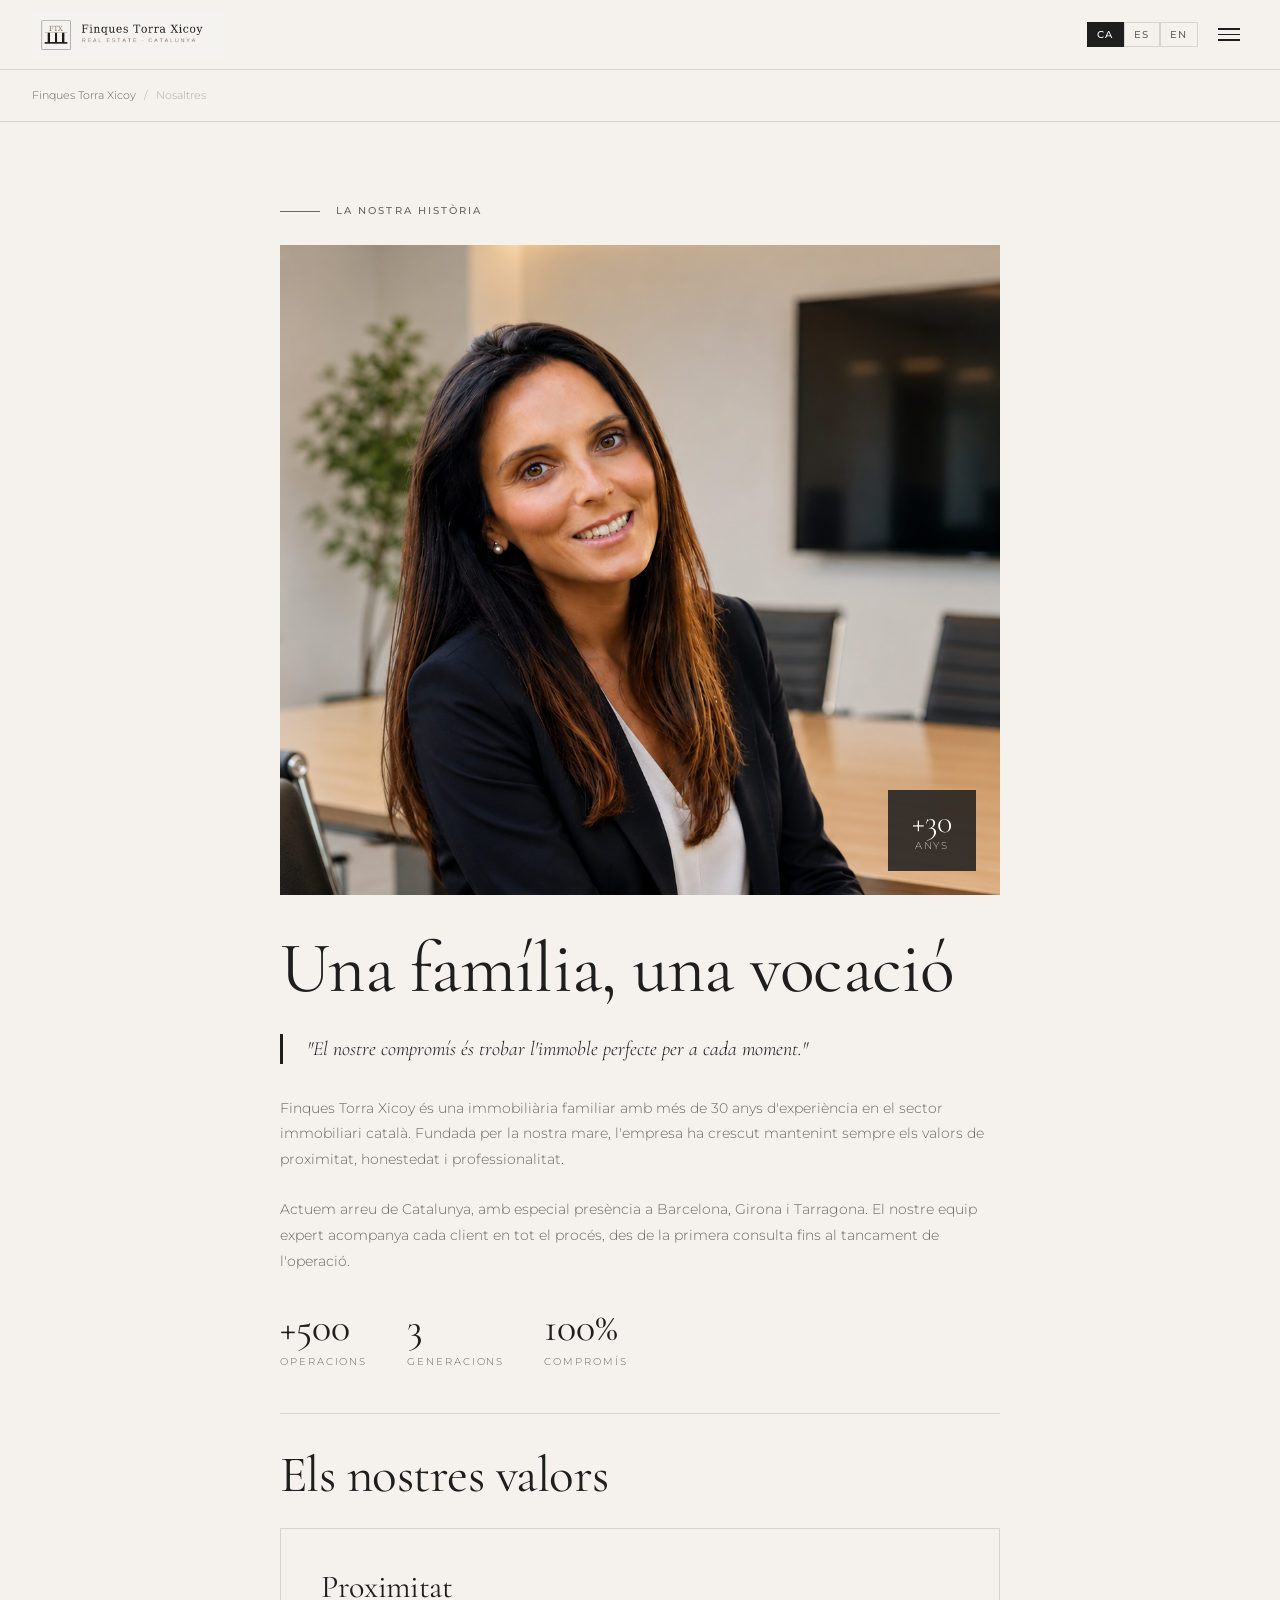
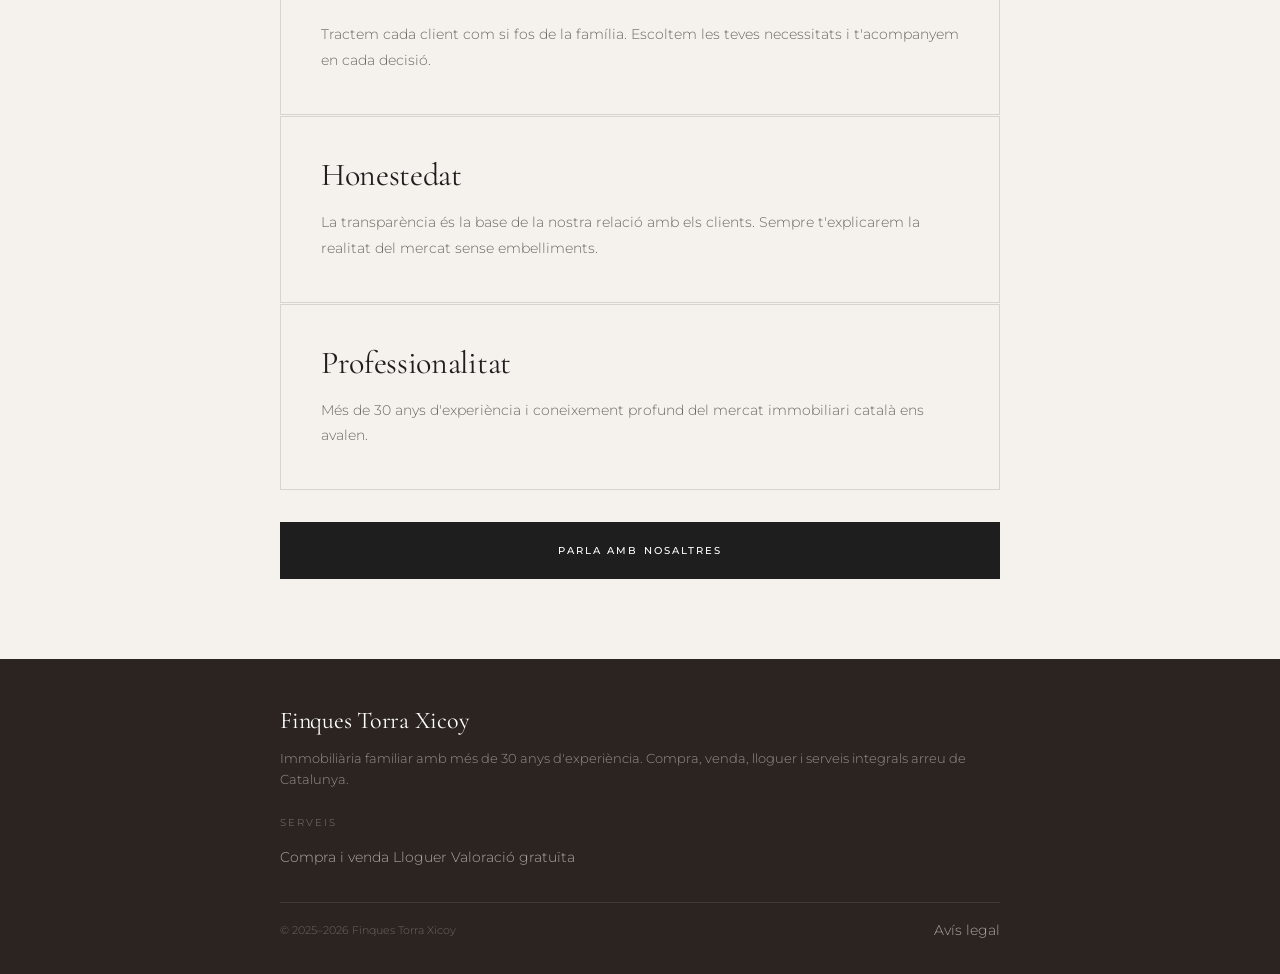
<file: nosaltres.html>
<!DOCTYPE html>
<html lang="ca">
<head>
  <meta charset="UTF-8" />
  <meta name="viewport" content="width=device-width, initial-scale=1.0" />
  <title>Nosaltres · Finques Torra Xicoy</title>
  <meta name="description" content="Immobiliària familiar amb més de 30 anys d'experiència en el sector immobiliari de Catalunya." />
  <link rel="stylesheet" href="style.css" />
  <meta name="robots" content="index, follow" />
  <link rel="canonical" href="https://finquestorraxicoy.com/nosaltres.html" />
  <link rel="icon" href="/img/ftx-principal.png" type="image/png" />
  <meta property="og:type" content="website" />
  <meta property="og:url" content="https://finquestorraxicoy.com/nosaltres.html" />
  <meta property="og:title" content="Nosaltres · Finques Torra Xicoy" />
  <meta property="og:description" content="Immobiliària familiar amb més de 30 anys d'experiència en el sector immobiliari de Catalunya." />
  <meta property="og:image" content="https://finquestorraxicoy.com/img/ftx-principal.png" />
  <meta property="og:locale" content="ca_ES" />
  <meta name="twitter:card" content="summary_large_image" />
  <meta name="twitter:title" content="Nosaltres · Finques Torra Xicoy" />
  <meta name="twitter:description" content="Immobiliària familiar amb més de 30 anys d'experiència en el sector immobiliari de Catalunya." />
  <meta name="twitter:image" content="https://finquestorraxicoy.com/img/ftx-principal.png" />
</head>
<body>

<nav>
  <a href="index.html" class="nav-logo">
    <img src="img/ftx-principal.png" alt="Finques Torra Xicoy" style="height:48px; width:auto; display:block;">
  </a>
  <div class="nav-right">
    <div class="nav-lang">
      <button class="lang-btn active" data-lang="ca">CA</button>
      <button class="lang-btn" data-lang="es">ES</button>
      <button class="lang-btn" data-lang="en">EN</button>
    </div>
    <button class="nav-menu-btn" aria-label="Menú">
      <span></span><span></span><span></span>
    </button>
  </div>
</nav>

<div class="menu-overlay">
  <button class="menu-close">✕</button>
  <nav class="menu-links">
    <a href="index.html"><span data-lang="ca">Inici</span><span data-lang="es">Inicio</span><span data-lang="en">Home</span></a>
    <a href="serveis.html"><span data-lang="ca">Serveis</span><span data-lang="es">Servicios</span><span data-lang="en">Services</span></a>
    <a href="propietats.html"><span data-lang="ca">Propietats</span><span data-lang="es">Propiedades</span><span data-lang="en">Properties</span></a>
    <a href="nosaltres.html"><span data-lang="ca">Nosaltres</span><span data-lang="es">Nosotros</span><span data-lang="en">About</span></a>
    <a href="valoracio.html"><span data-lang="ca">Valoració</span><span data-lang="es">Valoración</span><span data-lang="en">Valuation</span></a>
    <a href="contacte.html"><span data-lang="ca">Contacte</span><span data-lang="es">Contacto</span><span data-lang="en">Contact</span></a>
  </nav>
  <div class="menu-contact">
    <div><a href="tel:+34663876778" style="color:inherit;text-decoration:none;">+34 663 876 778</a></div>
    <a href="mailto:suarez_torra@icab.cat">suarez_torra@icab.cat</a>
  </div>
</div>

<main>
  <div class="breadcrumb">
    <a href="index.html">Finques Torra Xicoy</a>
    <span>/</span>
    <span data-lang="ca">Nosaltres</span>
    <span data-lang="es">Nosotros</span>
    <span data-lang="en">About</span>
  </div>

  <section class="section">
    <div class="container">
      <p class="label mb-3">
        <span data-lang="ca">La nostra història</span>
        <span data-lang="es">Nuestra historia</span>
        <span data-lang="en">Our story</span>
      </p>

      <div style="position:relative; margin-bottom:2rem;">
        <img src="img/equip.png" alt="Equip Finques Torra Xicoy" style="width:100%; display:block; object-fit:cover; max-height:650px; object-position:center 15%;">
        <div style="position:absolute; bottom:1.5rem; right:1.5rem; background:rgba(30,30,30,0.85); color:white; padding:1rem 1.5rem; text-align:center;">
          <div style="font-family:'Cormorant Garamond',serif; font-size:2rem; line-height:1;">+30</div>
          <div style="font-size:0.6rem; letter-spacing:0.2em; text-transform:uppercase; opacity:0.7;" data-lang="ca">Anys</div>
          <div style="font-size:0.6rem; letter-spacing:0.2em; text-transform:uppercase; opacity:0.7;" data-lang="es">Años</div>
          <div style="font-size:0.6rem; letter-spacing:0.2em; text-transform:uppercase; opacity:0.7;" data-lang="en">Years</div>
        </div>
      </div>

      <h1 data-lang="ca">Una família, una vocació</h1>
      <h1 data-lang="es">Una familia, una vocación</h1>
      <h1 data-lang="en">A family, a vocation</h1>

      <blockquote class="mt-3">
        <p data-lang="ca">"El nostre compromís és trobar l'immoble perfecte per a cada moment."</p>
        <p data-lang="es">"Nuestro compromiso es encontrar el inmueble perfecto para cada momento."</p>
        <p data-lang="en">"Our commitment is to find the perfect property for every moment."</p>
      </blockquote>

      <p class="mt-3" data-lang="ca">Finques Torra Xicoy és una immobiliària familiar amb més de 30 anys d'experiència en el sector immobiliari català. Fundada per la nostra mare, l'empresa ha crescut mantenint sempre els valors de proximitat, honestedat i professionalitat.</p>
      <p class="mt-3" data-lang="es">Finques Torra Xicoy es una inmobiliaria familiar con más de 30 años de experiencia en el sector inmobiliario catalán. Fundada por nuestra madre, la empresa ha crecido manteniendo siempre los valores de proximidad, honestidad y profesionalidad.</p>
      <p class="mt-3" data-lang="en">Finques Torra Xicoy is a family real estate agency with over 30 years of experience in the Catalan real estate sector. Founded by our mother, the company has grown while always maintaining the values of proximity, honesty and professionalism.</p>

      <p class="mt-3" data-lang="ca">Actuem arreu de Catalunya, amb especial presència a Barcelona, Girona i Tarragona. El nostre equip expert acompanya cada client en tot el procés, des de la primera consulta fins al tancament de l'operació.</p>
      <p class="mt-3" data-lang="es">Actuamos en toda Cataluña, con especial presencia en Barcelona, Girona y Tarragona. Nuestro equipo experto acompaña a cada cliente en todo el proceso, desde la primera consulta hasta el cierre de la operación.</p>
      <p class="mt-3" data-lang="en">We operate throughout Catalonia, with a strong presence in Barcelona, Girona and Tarragona. Our expert team accompanies each client throughout the entire process, from the first consultation to closing.</p>

      <div class="stats-row mt-4">
        <div class="stat">
          <strong>+500</strong>
          <span data-lang="ca">Operacions</span>
          <span data-lang="es">Operaciones</span>
          <span data-lang="en">Operations</span>
        </div>
        <div class="stat">
          <strong>3</strong>
          <span data-lang="ca">Generacions</span>
          <span data-lang="es">Generaciones</span>
          <span data-lang="en">Generations</span>
        </div>
        <div class="stat">
          <strong>100%</strong>
          <span data-lang="ca">Compromís</span>
          <span data-lang="es">Compromiso</span>
          <span data-lang="en">Commitment</span>
        </div>
      </div>

      <div class="hr"></div>

      <h2 data-lang="ca">Els nostres valors</h2>
      <h2 data-lang="es">Nuestros valores</h2>
      <h2 data-lang="en">Our values</h2>

      <div class="service-card mt-3">
        <h3 data-lang="ca">Proximitat</h3>
        <h3 data-lang="es">Proximidad</h3>
        <h3 data-lang="en">Proximity</h3>
        <p data-lang="ca">Tractem cada client com si fos de la família. Escoltem les teves necessitats i t'acompanyem en cada decisió.</p>
        <p data-lang="es">Tratamos a cada cliente como si fuera de la familia. Escuchamos tus necesidades y te acompañamos en cada decisión.</p>
        <p data-lang="en">We treat every client like family. We listen to your needs and accompany you in every decision.</p>
      </div>

      <div class="service-card">
        <h3 data-lang="ca">Honestedat</h3>
        <h3 data-lang="es">Honestidad</h3>
        <h3 data-lang="en">Honesty</h3>
        <p data-lang="ca">La transparència és la base de la nostra relació amb els clients. Sempre t'explicarem la realitat del mercat sense embelliments.</p>
        <p data-lang="es">La transparencia es la base de nuestra relación con los clientes. Siempre te explicaremos la realidad del mercado sin adornos.</p>
        <p data-lang="en">Transparency is the foundation of our relationship with clients. We will always explain market reality to you without embellishment.</p>
      </div>

      <div class="service-card">
        <h3 data-lang="ca">Professionalitat</h3>
        <h3 data-lang="es">Profesionalidad</h3>
        <h3 data-lang="en">Professionalism</h3>
        <p data-lang="ca">Més de 30 anys d'experiència i coneixement profund del mercat immobiliari català ens avalen.</p>
        <p data-lang="es">Más de 30 años de experiencia y profundo conocimiento del mercado inmobiliario catalán nos avalan.</p>
        <p data-lang="en">Over 30 years of experience and deep knowledge of the Catalan real estate market back us up.</p>
      </div>

      <div class="mt-4">
        <a href="contacte.html" class="btn-primary">
          <span data-lang="ca">Parla amb nosaltres</span>
          <span data-lang="es">Habla con nosotros</span>
          <span data-lang="en">Talk to us</span>
        </a>
      </div>
    </div>
  </section>
</main>

<footer>
  <div class="container">
    <h4>Finques Torra Xicoy</h4>
    <p data-lang="ca">Immobiliària familiar amb més de 30 anys d'experiència. Compra, venda, lloguer i serveis integrals arreu de Catalunya.</p>
    <p data-lang="es">Inmobiliaria familiar con más de 30 años de experiencia. Compra, venta, alquiler y servicios integrales en toda Cataluña.</p>
    <p data-lang="en">Family real estate agency with over 30 years of experience. Buying, selling, rental and comprehensive services throughout Catalonia.</p>
    <p class="footer-section-title" data-lang="ca">Serveis</p>
    <p class="footer-section-title" data-lang="es">Servicios</p>
    <p class="footer-section-title" data-lang="en">Services</p>
    <a href="serveis.html" data-lang="ca">Compra i venda</a><a href="serveis.html" data-lang="es">Compra y venta</a><a href="serveis.html" data-lang="en">Buy & sell</a>
    <a href="serveis.html" data-lang="ca">Lloguer</a><a href="serveis.html" data-lang="es">Alquiler</a><a href="serveis.html" data-lang="en">Rental</a>
    <a href="valoracio.html" data-lang="ca">Valoració gratuïta</a><a href="valoracio.html" data-lang="es">Valoración gratuita</a><a href="valoracio.html" data-lang="en">Free valuation</a>
    <hr class="footer-divider" />
    <div class="footer-legal">
      <span>© 2025–2026 Finques Torra Xicoy</span>
      <a href="legal.html" style="display:inline; padding:0;"><span data-lang="ca">Avís legal</span><span data-lang="es">Aviso legal</span><span data-lang="en">Legal notice</span></a>
    </div>
  </div>
</footer>

<script src="main.js"></script>
</body>
</html>
</file>
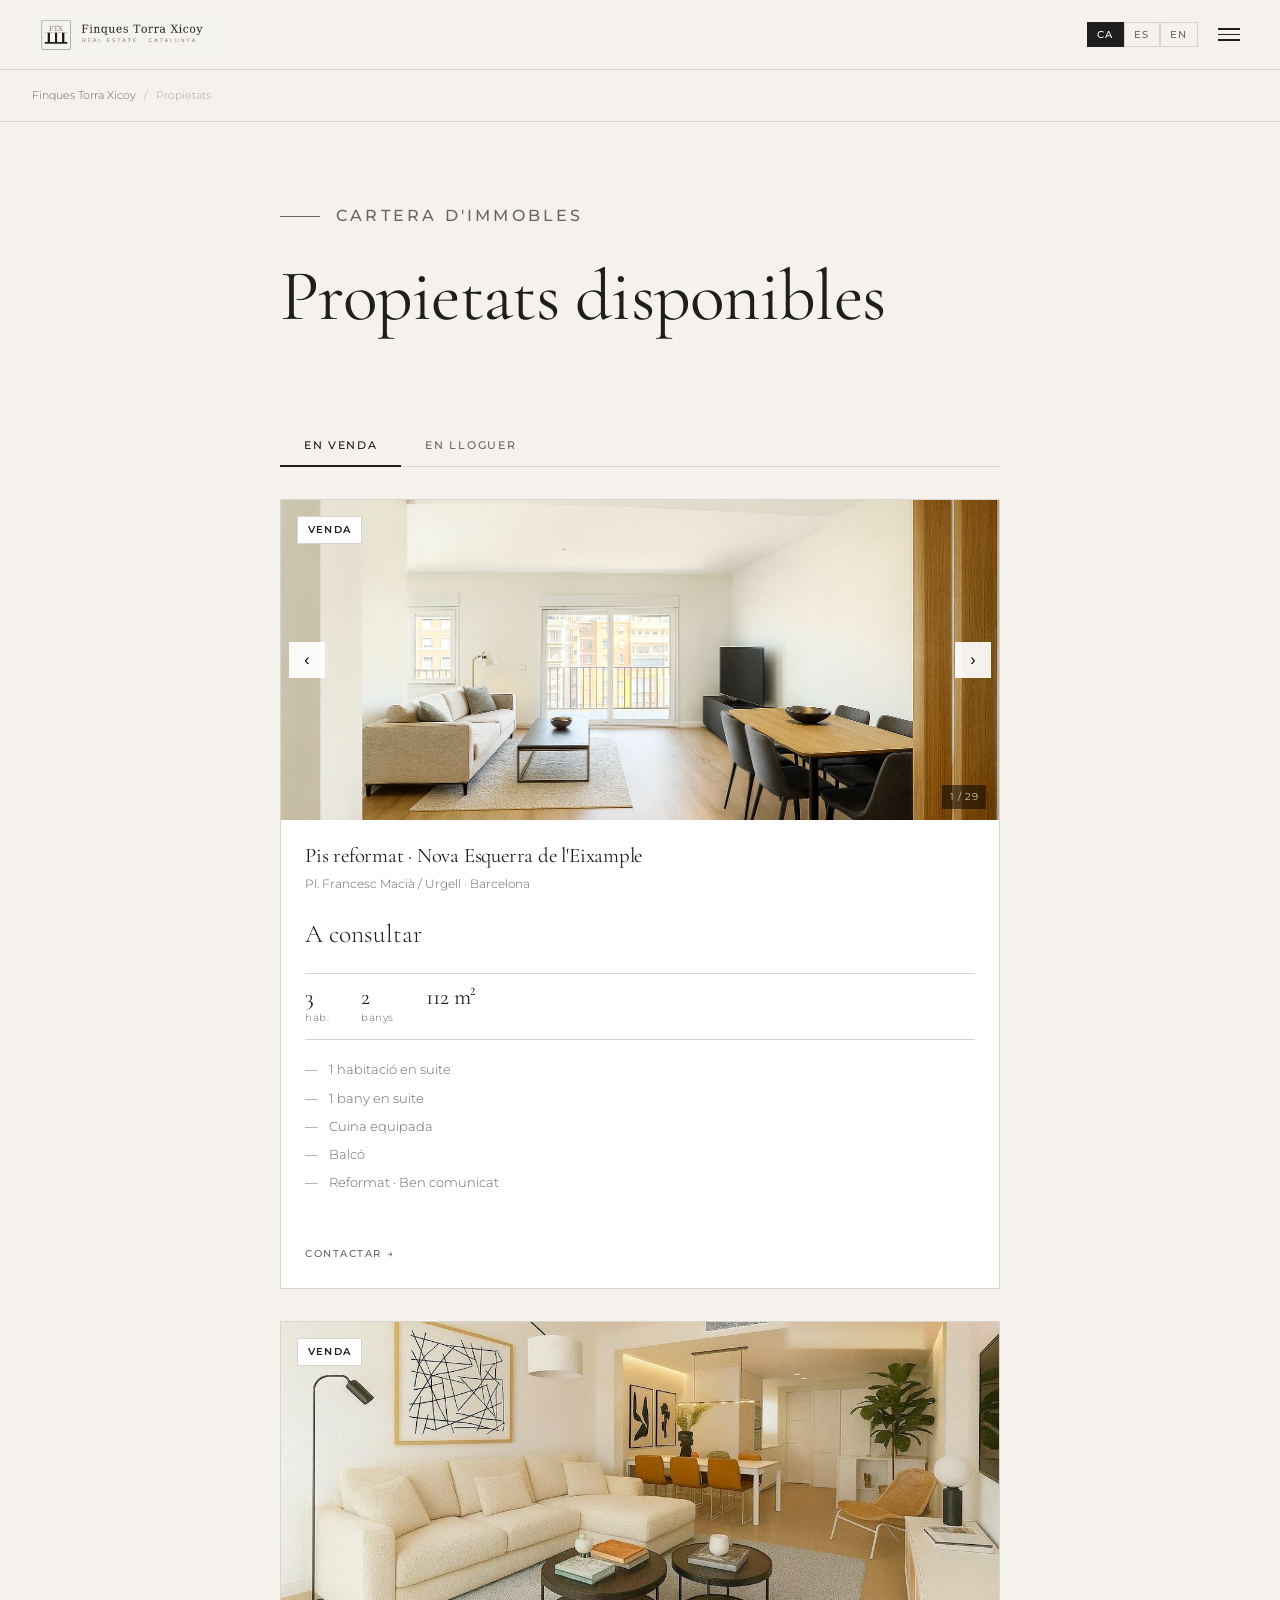
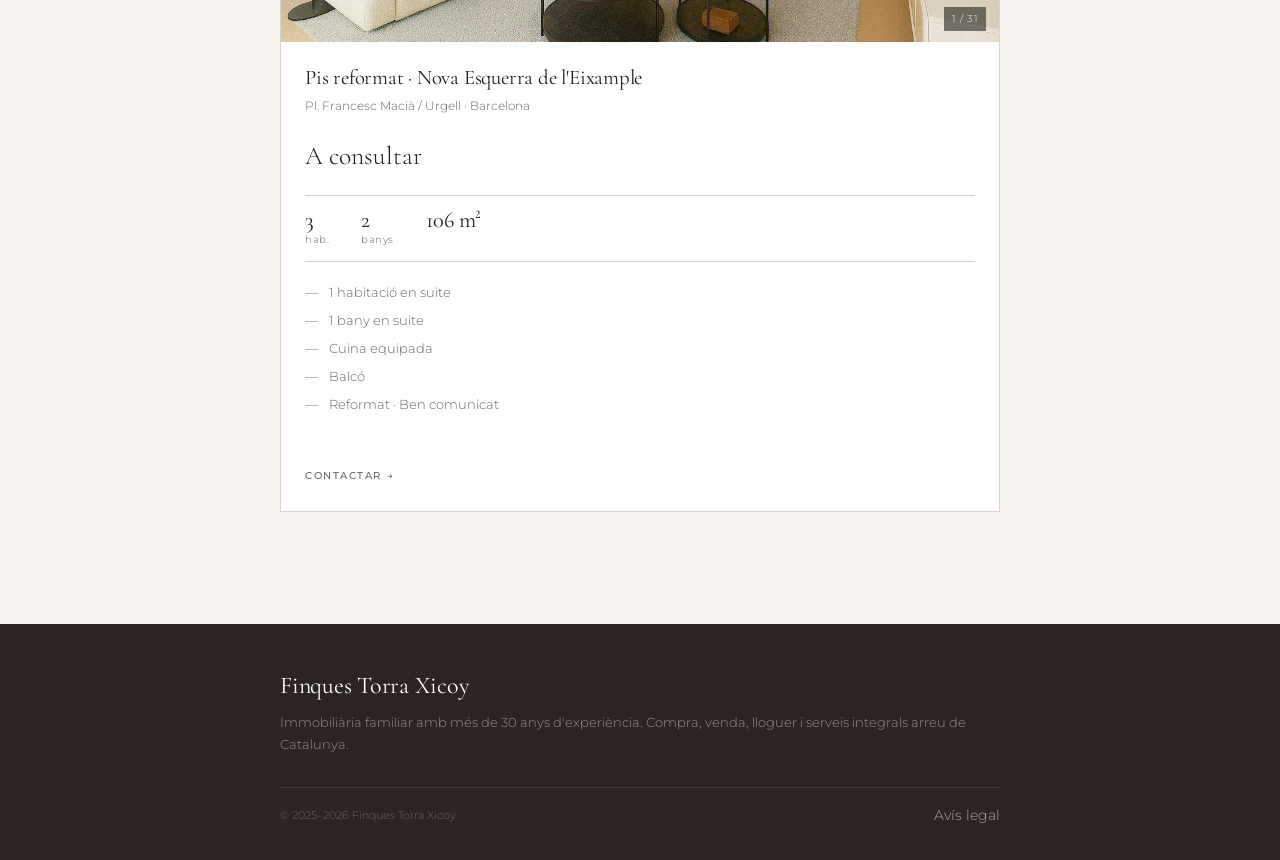
<file: propietats.html>
<!DOCTYPE html>
<html lang="ca">
<head>
  <meta charset="UTF-8" />
  <meta name="viewport" content="width=device-width, initial-scale=1.0" />
  <title>Propietats · Finques Torra Xicoy</title>
  <meta name="description" content="Propietats en venda i lloguer a Barcelona i Catalunya. Finques Torra Xicoy." />
  <link rel="stylesheet" href="style.css" />
  <meta name="robots" content="index, follow" />
  <link rel="canonical" href="https://finquestorraxicoy.com/propietats.html" />
  <link rel="icon" href="/img/ftx-principal.png" type="image/png" />
  <meta property="og:type" content="website" />
  <meta property="og:url" content="https://finquestorraxicoy.com/propietats.html" />
  <meta property="og:title" content="Propietats · Finques Torra Xicoy" />
  <meta property="og:description" content="Propietats en venda i lloguer a Barcelona i Catalunya. Finques Torra Xicoy." />
  <meta property="og:image" content="https://finquestorraxicoy.com/img/ftx-principal.png" />
  <meta property="og:locale" content="ca_ES" />
  <meta name="twitter:card" content="summary_large_image" />
  <meta name="twitter:title" content="Propietats · Finques Torra Xicoy" />
  <meta name="twitter:description" content="Propietats en venda i lloguer a Barcelona i Catalunya. Finques Torra Xicoy." />
  <meta name="twitter:image" content="https://finquestorraxicoy.com/img/ftx-principal.png" />
  <style>
    .gallery-wrapper {
      position: relative;
      overflow: hidden;
      background: #1e1e1e;
    }
    .gallery-track {
      display: flex;
      transition: transform 0.4s ease;
    }
    .gallery-slide {
      min-width: 100%;
      flex-shrink: 0;
    }
    .gallery-slide img {
      width: 100%;
      height: 320px;
      object-fit: cover;
      display: block;
    }
    .gallery-btn {
      position: absolute;
      top: 50%;
      transform: translateY(-50%);
      background: rgba(255,255,255,0.92);
      border: none;
      width: 36px;
      height: 36px;
      font-size: 1rem;
      cursor: pointer;
      display: flex;
      align-items: center;
      justify-content: center;
      z-index: 10;
    }
    .gallery-btn.prev { left: 0.5rem; }
    .gallery-btn.next { right: 0.5rem; }
    .gallery-counter {
      position: absolute;
      bottom: 0.7rem;
      right: 0.8rem;
      background: rgba(0,0,0,0.5);
      color: white;
      font-size: 0.65rem;
      padding: 0.2rem 0.5rem;
      letter-spacing: 0.05em;
    }
    .gallery-badge {
      position: absolute;
      top: 1rem;
      left: 1rem;
      background: white;
      font-size: 0.6rem;
      font-weight: 600;
      letter-spacing: 0.15em;
      text-transform: uppercase;
      padding: 0.3rem 0.6rem;
      border: 1px solid #d8d3cc;
      z-index: 10;
    }
  </style>
</head>
<body>

<nav>
  <a href="index.html" class="nav-logo">
    <img src="img/ftx-principal.png" alt="Finques Torra Xicoy" style="height:48px; width:auto; display:block;">
  </a>
  <div class="nav-right">
    <div class="nav-lang">
      <button class="lang-btn active" data-lang="ca">CA</button>
      <button class="lang-btn" data-lang="es">ES</button>
      <button class="lang-btn" data-lang="en">EN</button>
    </div>
    <button class="nav-menu-btn" aria-label="Menú">
      <span></span><span></span><span></span>
    </button>
  </div>
</nav>

<div class="menu-overlay">
  <button class="menu-close">✕</button>
  <nav class="menu-links">
    <a href="index.html"><span data-lang="ca">Inici</span><span data-lang="es">Inicio</span><span data-lang="en">Home</span></a>
    <a href="serveis.html"><span data-lang="ca">Serveis</span><span data-lang="es">Servicios</span><span data-lang="en">Services</span></a>
    <a href="propietats.html"><span data-lang="ca">Propietats</span><span data-lang="es">Propiedades</span><span data-lang="en">Properties</span></a>
    <a href="nosaltres.html"><span data-lang="ca">Nosaltres</span><span data-lang="es">Nosotros</span><span data-lang="en">About</span></a>
    <a href="valoracio.html"><span data-lang="ca">Valoració</span><span data-lang="es">Valoración</span><span data-lang="en">Valuation</span></a>
    <a href="contacte.html"><span data-lang="ca">Contacte</span><span data-lang="es">Contacto</span><span data-lang="en">Contact</span></a>
  </nav>
  <div class="menu-contact">
    <div><a href="tel:+34663876778" style="color:inherit;text-decoration:none;">+34 663 876 778</a></div>
    <a href="mailto:suarez_torra@icab.cat">suarez_torra@icab.cat</a>
  </div>
</div>

<main>
  <div class="breadcrumb">
    <a href="index.html">Finques Torra Xicoy</a>
    <span>/</span>
    <span data-lang="ca">Propietats</span>
    <span data-lang="es">Propiedades</span>
    <span data-lang="en">Properties</span>
  </div>

  <section class="hero section">
    <div class="container">
      <p class="label">
        <span data-lang="ca">Cartera d'immobles</span>
        <span data-lang="es">Cartera de inmuebles</span>
        <span data-lang="en">Property portfolio</span>
      </p>
      <h1 data-lang="ca">Propietats disponibles</h1>
      <h1 data-lang="es">Propiedades disponibles</h1>
      <h1 data-lang="en">Available properties</h1>
    </div>
  </section>

  <section class="section" style="padding-top:0;">
    <div class="container">

      <div data-tabs>
        <div class="tabs">
          <button class="tab-btn active" data-tab="venda">
            <span data-lang="ca">En venda</span>
            <span data-lang="es">En venta</span>
            <span data-lang="en">For sale</span>
          </button>
          <button class="tab-btn" data-tab="lloguer">
            <span data-lang="ca">En lloguer</span>
            <span data-lang="es">En alquiler</span>
            <span data-lang="en">For rent</span>
          </button>
        </div>

        <!-- VENDA -->
        <div data-tab-content="venda">

          <!-- PIS 112 m² -->
          <div class="property-card">
            <div class="gallery-wrapper" id="gal1">
              <div class="gallery-badge" data-lang="ca">Venda</div>
              <div class="gallery-badge" data-lang="es">Venta</div>
              <div class="gallery-badge" data-lang="en">For Sale</div>
              <div class="gallery-track" id="gal1-track">
                <div class="gallery-slide"><img src="pis-112/sala mobles.png" alt="Sala"></div>
                <div class="gallery-slide"><img src="pis-112/1 SALA (3).png" alt="Sala"></div>
                <div class="gallery-slide"><img src="pis-112/2 SALA (2).png" alt="Sala"></div>
                <div class="gallery-slide"><img src="pis-112/5 SALA (2).jpg" alt="Sala"></div>
                <div class="gallery-slide"><img src="pis-112/8 TOT.jpg" alt="Vista general"></div>
                <div class="gallery-slide"><img src="pis-112/CUINA (3).jpg" alt="Cuina"></div>
                <div class="gallery-slide"><img src="pis-112/10 CUINA (2).jpg" alt="Cuina"></div>
                <div class="gallery-slide"><img src="pis-112/11 CUINA (4).jpg" alt="Cuina"></div>
                <div class="gallery-slide"><img src="pis-112/31 REBEDOR.jpg" alt="Rebedor"></div>
                <div class="gallery-slide"><img src="pis-112/14 DISTRIBUIDOR.jpg" alt="Distribuidor"></div>
                <div class="gallery-slide"><img src="pis-112/15 DISTRIBUIDOR.png" alt="Distribuidor"></div>
                <div class="gallery-slide"><img src="pis-112/Suite mobles1.png" alt="Suite"></div>
                <div class="gallery-slide"><img src="pis-112/Suite mobles2.png" alt="Suite"></div>
                <div class="gallery-slide"><img src="pis-112/16 SUITE 1.jpg" alt="Suite"></div>
                <div class="gallery-slide"><img src="pis-112/20 SUITE.jpg" alt="Suite"></div>
                <div class="gallery-slide"><img src="pis-112/22 SUITE 2.jpg" alt="Suite"></div>
                <div class="gallery-slide"><img src="pis-112/23 SUITE (4).png" alt="Suite"></div>
                <div class="gallery-slide"><img src="pis-112/armaris empotrats suite.jpg" alt="Armaris suite"></div>
                <div class="gallery-slide"><img src="pis-112/19 ARMARIS EMPOTRATS.jpg" alt="Armaris"></div>
                <div class="gallery-slide"><img src="pis-112/25 LAVABO SUITE (3).jpg" alt="Lavabo suite"></div>
                <div class="gallery-slide"><img src="pis-112/26 LAVABO SUITE.jpg" alt="Lavabo suite"></div>
                <div class="gallery-slide"><img src="pis-112/29 LAVABO 2 (1).jpg" alt="Lavabo"></div>
                <div class="gallery-slide"><img src="pis-112/30 LAVABO 2 (2).jpg" alt="Lavabo"></div>
                <div class="gallery-slide"><img src="pis-112/Habitacio 1 mobles.png" alt="Habitació 1"></div>
                <div class="gallery-slide"><img src="pis-112/27 HABITACIO 1.png" alt="Habitació 1"></div>
                <div class="gallery-slide"><img src="pis-112/Habitacio 2 mobles.png" alt="Habitació 2"></div>
                <div class="gallery-slide"><img src="pis-112/28 HABITACIO 2 (2).png" alt="Habitació 2"></div>
                <div class="gallery-slide"><img src="pis-112/1f204f7f-e23a-416e-929c-4db522b437e8.png" alt="Habitacions"></div>
                <div class="gallery-slide"><img src="pis-112/Planol 7-1.png" alt="Plànol"></div>
              </div>
              <button class="gallery-btn prev" onclick="galMove('gal1',-1)">‹</button>
              <button class="gallery-btn next" onclick="galMove('gal1',1)">›</button>
              <div class="gallery-counter" id="gal1-counter">1 / 29</div>
            </div>

            <div class="property-info">
              <h3 data-lang="ca">Pis reformat · Nova Esquerra de l'Eixample</h3>
              <h3 data-lang="es">Piso reformado · Nova Esquerra de l'Eixample</h3>
              <h3 data-lang="en">Renovated flat · Nova Esquerra de l'Eixample</h3>
              <p class="property-address">Pl. Francesc Macià / Urgell · Barcelona</p>
              <p class="property-price">
                <span data-lang="ca">A consultar</span>
                <span data-lang="es">A consultar</span>
                <span data-lang="en">Price on request</span>
              </p>
              <div class="property-specs">
                <div class="property-spec">
                  <strong>3</strong>
                  <span data-lang="ca">hab.</span><span data-lang="es">hab.</span><span data-lang="en">bed.</span>
                </div>
                <div class="property-spec">
                  <strong>2</strong>
                  <span data-lang="ca">banys</span><span data-lang="es">baños</span><span data-lang="en">baths</span>
                </div>
                <div class="property-spec">
                  <strong>112 m²</strong>
                  <span>&nbsp;</span>
                </div>
              </div>
              <ul class="property-features">
                <li><span data-lang="ca">1 habitació en suite</span><span data-lang="es">1 habitación en suite</span><span data-lang="en">1 en-suite bedroom</span></li>
                <li><span data-lang="ca">1 bany en suite</span><span data-lang="es">1 baño en suite</span><span data-lang="en">1 en-suite bathroom</span></li>
                <li><span data-lang="ca">Cuina equipada</span><span data-lang="es">Cocina equipada</span><span data-lang="en">Fitted kitchen</span></li>
                <li><span data-lang="ca">Balcó</span><span data-lang="es">Balcón</span><span data-lang="en">Balcony</span></li>
                <li><span data-lang="ca">Reformat · Ben comunicat</span><span data-lang="es">Reformado · Bien comunicado</span><span data-lang="en">Renovated · Well connected</span></li>
              </ul>
              <a href="contacte.html" class="service-link">
                <span data-lang="ca">Contactar →</span>
                <span data-lang="es">Contactar →</span>
                <span data-lang="en">Contact →</span>
              </a>
            </div>
          </div>
          <!-- FI PIS 112 -->

          <!-- PIS 106 m² -->
          <div class="property-card">
            <div class="gallery-wrapper" id="gal2">
              <div class="gallery-badge" data-lang="ca">Venda</div>
              <div class="gallery-badge" data-lang="es">Venta</div>
              <div class="gallery-badge" data-lang="en">For Sale</div>
              <div class="gallery-track" id="gal2-track">
                <div class="gallery-slide"><img src="pis-106/Sala_mobles_v2.jpg" alt="Pis 106"></div>
                <div class="gallery-slide"><img src="pis-106/Sala_i_cuina.jpg" alt="Pis 106"></div>
                <div class="gallery-slide"><img src="pis-106/Rebedor.jpg" alt="Pis 106"></div>
                <div class="gallery-slide"><img src="pis-106/Rebedor_2.jpg" alt="Pis 106"></div>
                <div class="gallery-slide"><img src="pis-106/Cuina.jpg" alt="Pis 106"></div>
                <div class="gallery-slide"><img src="pis-106/Cuina_2.jpg" alt="Pis 106"></div>
                <div class="gallery-slide"><img src="pis-106/Cuina_3.jpg" alt="Pis 106"></div>
                <div class="gallery-slide"><img src="pis-106/Cuina_5.jpg" alt="Pis 106"></div>
                <div class="gallery-slide"><img src="pis-106/Distribuidor.jpg" alt="Pis 106"></div>
                <div class="gallery-slide"><img src="pis-106/Suite_mobles.jpg" alt="Pis 106"></div>
                <div class="gallery-slide"><img src="pis-106/Suite.jpg" alt="Pis 106"></div>
                <div class="gallery-slide"><img src="pis-106/Suite_2.jpg" alt="Pis 106"></div>
                <div class="gallery-slide"><img src="pis-106/Suite_3.jpg" alt="Pis 106"></div>
                                <div class="gallery-slide"><img src="pis-106/Suite_5.jpg" alt="Pis 106"></div>
                <div class="gallery-slide"><img src="pis-106/Suite_6.jpg" alt="Pis 106"></div>
                <div class="gallery-slide"><img src="pis-106/Armaris_suite.jpg" alt="Pis 106"></div>
                <div class="gallery-slide"><img src="pis-106/Lavabo_suite.jpg" alt="Pis 106"></div>
                <div class="gallery-slide"><img src="pis-106/Lavabo_suite_2.jpg" alt="Pis 106"></div>
                <div class="gallery-slide"><img src="pis-106/Lavabo_suite_3.jpg" alt="Pis 106"></div>
                <div class="gallery-slide"><img src="pis-106/Lavabo_suite_4.jpg" alt="Pis 106"></div>
                <div class="gallery-slide"><img src="pis-106/Lavabo_suite_5.jpg" alt="Pis 106"></div>
                <div class="gallery-slide"><img src="pis-106/Lavabo_suite_6.jpg" alt="Pis 106"></div>
                <div class="gallery-slide"><img src="pis-106/Habitacio_1_mobles.jpg" alt="Pis 106"></div>
                <div class="gallery-slide"><img src="pis-106/Habitacio__1.jpg" alt="Pis 106"></div>
                <div class="gallery-slide"><img src="pis-106/Habitacio_1_2.jpg" alt="Pis 106"></div>
                <div class="gallery-slide"><img src="pis-106/Habitacio_1_3.jpg" alt="Pis 106"></div>
                <div class="gallery-slide"><img src="pis-106/Habitacio__2.jpg" alt="Pis 106"></div>
                <div class="gallery-slide"><img src="pis-106/Habitacio__2_mmobles.jpg" alt="Pis 106"></div>
                <div class="gallery-slide"><img src="pis-106/Habitacio_2_2.jpg" alt="Pis 106"></div>
                <div class="gallery-slide"><img src="pis-106/Habitacio_2_3.jpg" alt="Pis 106"></div>
                <div class="gallery-slide"><img src="pis-106/Planol_7-2.jpg" alt="Pis 106"></div>
              </div>
              <div class="gallery-counter" id="gal2-counter">1 / 31</div>
            </div>

            <div class="property-info">
              <h3 data-lang="ca">Pis reformat · Nova Esquerra de l'Eixample</h3>
              <h3 data-lang="es">Piso reformado · Nova Esquerra de l'Eixample</h3>
              <h3 data-lang="en">Renovated flat · Nova Esquerra de l'Eixample</h3>
              <p class="property-address">Pl. Francesc Macià / Urgell · Barcelona</p>
              <p class="property-price">
                <span data-lang="ca">A consultar</span>
                <span data-lang="es">A consultar</span>
                <span data-lang="en">Price on request</span>
              </p>
              <div class="property-specs">
                <div class="property-spec">
                  <strong>3</strong>
                  <span data-lang="ca">hab.</span><span data-lang="es">hab.</span><span data-lang="en">bed.</span>
                </div>
                <div class="property-spec">
                  <strong>2</strong>
                  <span data-lang="ca">banys</span><span data-lang="es">baños</span><span data-lang="en">baths</span>
                </div>
                <div class="property-spec">
                  <strong>106 m²</strong>
                  <span>&nbsp;</span>
                </div>
              </div>
              <ul class="property-features">
                <li><span data-lang="ca">1 habitació en suite</span><span data-lang="es">1 habitación en suite</span><span data-lang="en">1 en-suite bedroom</span></li>
                <li><span data-lang="ca">1 bany en suite</span><span data-lang="es">1 baño en suite</span><span data-lang="en">1 en-suite bathroom</span></li>
                <li><span data-lang="ca">Cuina equipada</span><span data-lang="es">Cocina equipada</span><span data-lang="en">Fitted kitchen</span></li>
                <li><span data-lang="ca">Balcó</span><span data-lang="es">Balcón</span><span data-lang="en">Balcony</span></li>
                <li><span data-lang="ca">Reformat · Ben comunicat</span><span data-lang="es">Reformado · Bien comunicado</span><span data-lang="en">Renovated · Well connected</span></li>
              </ul>
              <a href="contacte.html" class="service-link">
                <span data-lang="ca">Contactar →</span>
                <span data-lang="es">Contactar →</span>
                <span data-lang="en">Contact →</span>
              </a>
            </div>
          </div>
          <!-- FI PIS 106 -->

        </div><!-- fi venda -->

        <!-- LLOGUER -->
        <div data-tab-content="lloguer">
          <div style="text-align:center; padding: 3rem 0; border: 1px dashed var(--light-line);">
            <p data-lang="ca">Properament disposarem de propietats en lloguer. Contacta'ns per a més informació.</p>
            <p data-lang="es">Próximamente dispondremos de propiedades en alquiler. Contáctanos para más información.</p>
            <p data-lang="en">We will soon have rental properties. Contact us for more information.</p>
            <a href="contacte.html" class="service-link" style="justify-content:center; margin-top:1rem;">
              <span data-lang="ca">Contacta'ns →</span>
              <span data-lang="es">Contáctanos →</span>
              <span data-lang="en">Contact us →</span>
            </a>
          </div>
        </div>

      </div><!-- fi tabs -->
    </div>
  </section>
</main>

<footer>
  <div class="container">
    <h4>Finques Torra Xicoy</h4>
    <p data-lang="ca">Immobiliària familiar amb més de 30 anys d'experiència. Compra, venda, lloguer i serveis integrals arreu de Catalunya.</p>
    <p data-lang="es">Inmobiliaria familiar con más de 30 años de experiencia. Compra, venta, alquiler y servicios integrales en toda Cataluña.</p>
    <p data-lang="en">Family real estate agency with over 30 years of experience. Buying, selling, rental and comprehensive services throughout Catalonia.</p>
    <hr class="footer-divider" />
    <div class="footer-legal">
      <span>© 2025–2026 Finques Torra Xicoy</span>
      <a href="legal.html" style="display:inline; padding:0;"><span data-lang="ca">Avís legal</span><span data-lang="es">Aviso legal</span><span data-lang="en">Legal notice</span></a>
    </div>
  </div>
</footer>

<script src="main.js"></script>
<script>
  // Gallery per a propietats
  const galState = {};

  function galMove(id, dir) {
    const track = document.getElementById(id + '-track');
    const slides = track.querySelectorAll('.gallery-slide');
    const counter = document.getElementById(id + '-counter');
    if (!galState[id]) galState[id] = 0;
    galState[id] = (galState[id] + dir + slides.length) % slides.length;
    track.style.transform = `translateX(-${galState[id] * 100}%)`;
    counter.textContent = (galState[id] + 1) + ' / ' + slides.length;
  }

  // Touch/swipe per mòbil
  document.querySelectorAll('.gallery-wrapper').forEach(wrapper => {
    let startX = 0;
    const id = wrapper.id;
    wrapper.addEventListener('touchstart', e => { startX = e.touches[0].clientX; }, {passive: true});
    wrapper.addEventListener('touchend', e => {
      const diff = startX - e.changedTouches[0].clientX;
      if (Math.abs(diff) > 40) galMove(id, diff > 0 ? 1 : -1);
    }, {passive: true});
  });
</script>
</body>
</html>
</file>
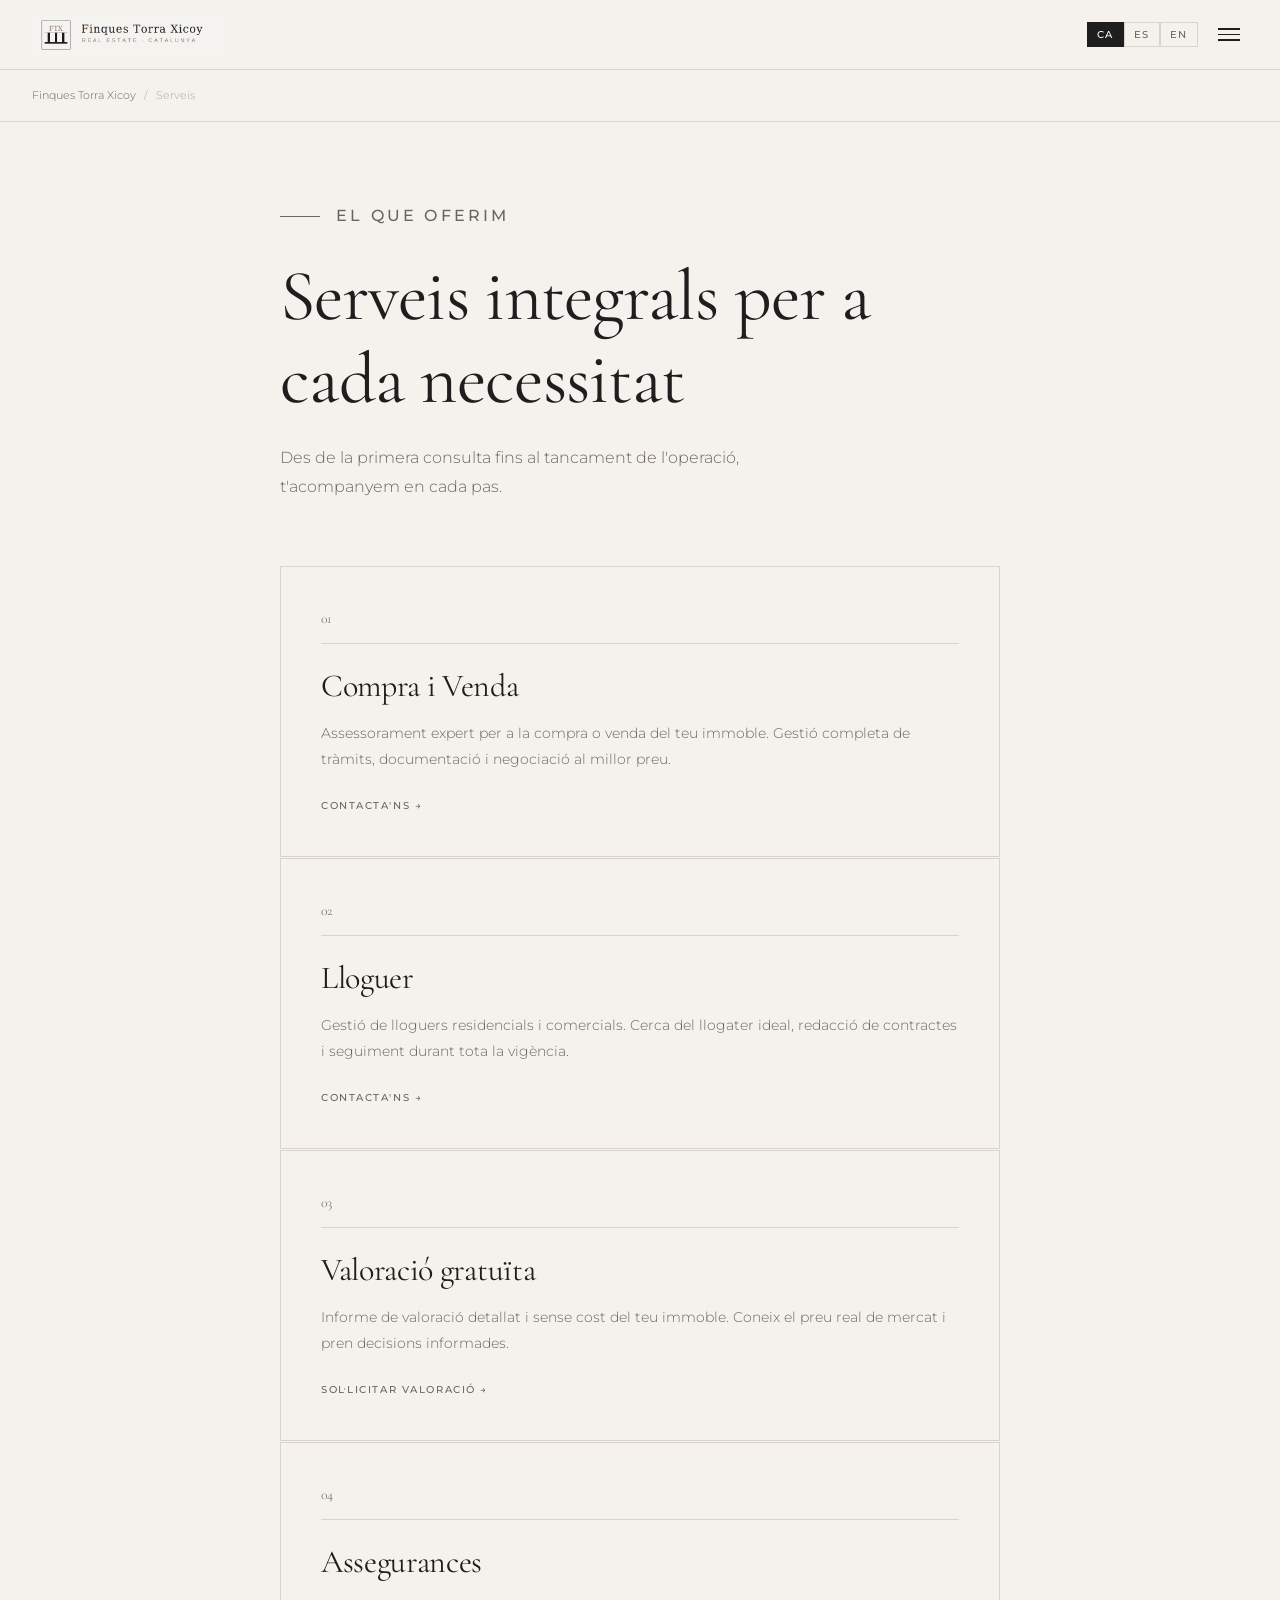
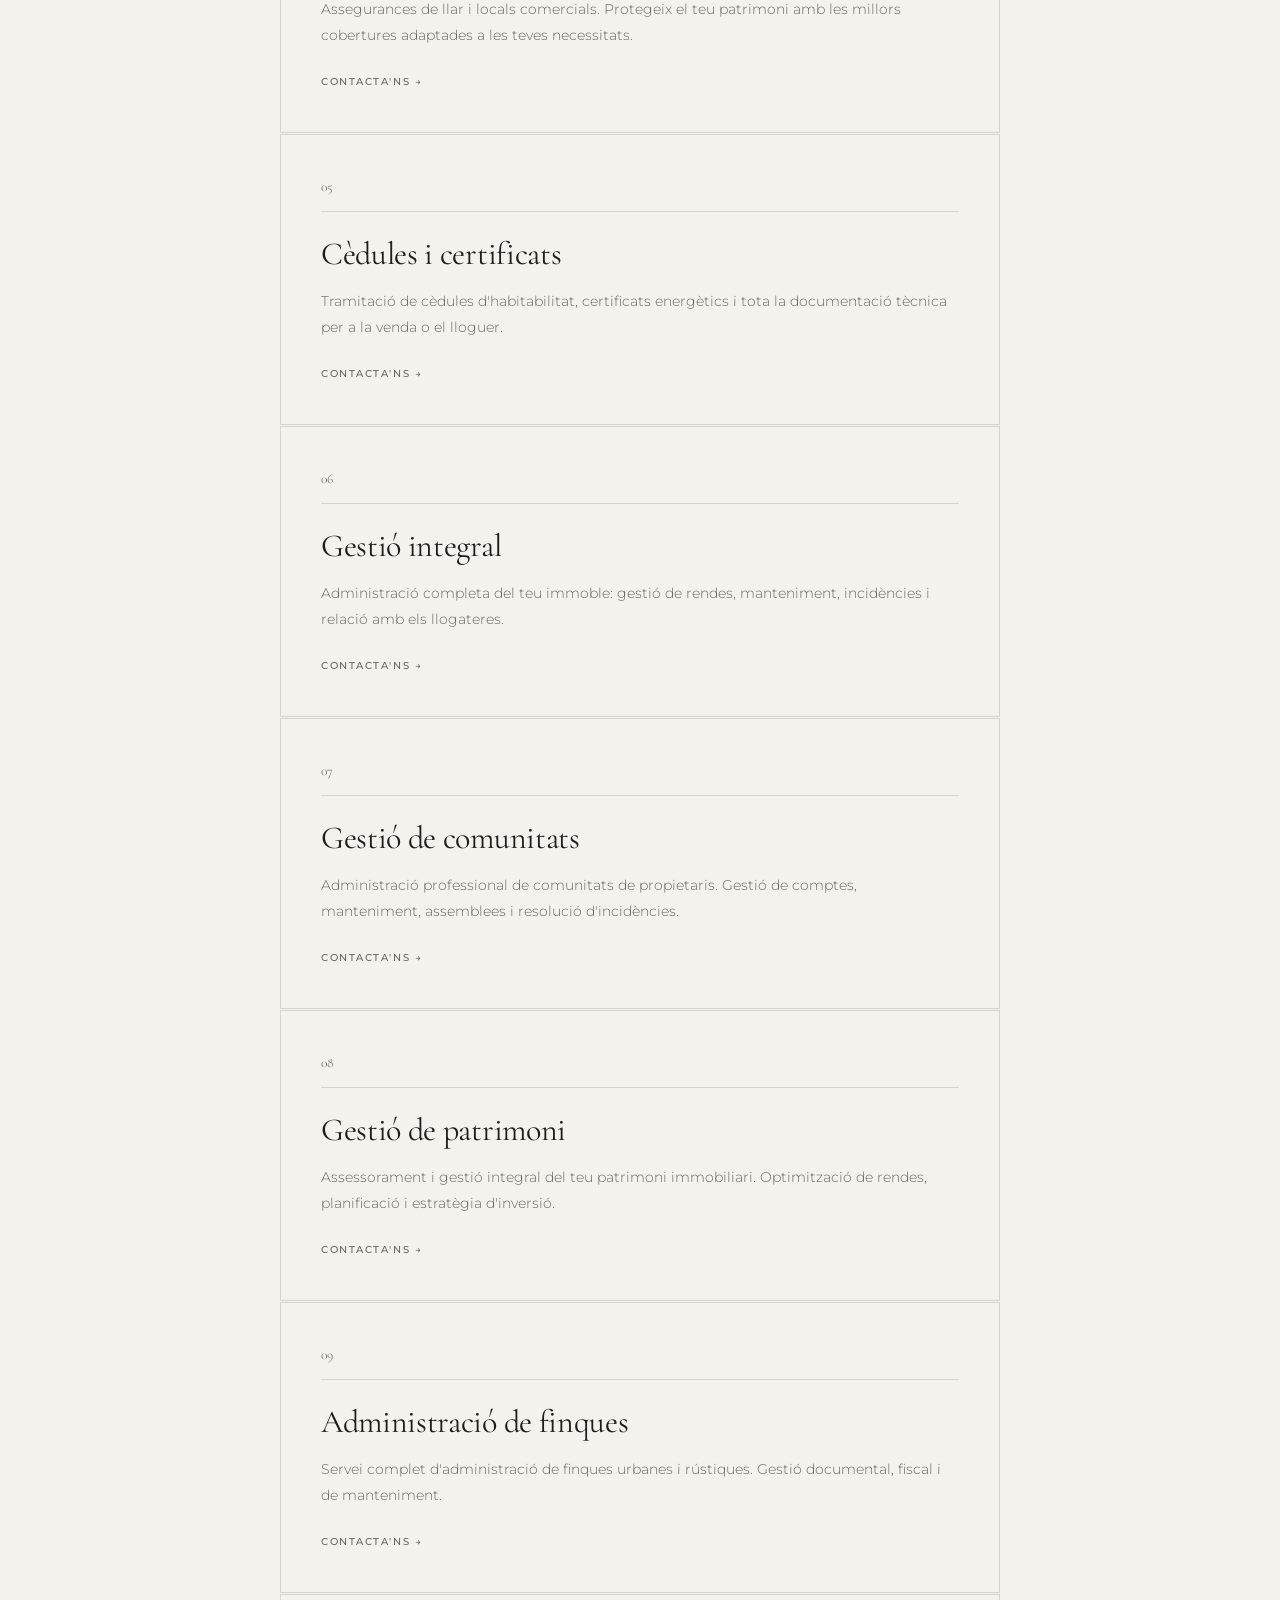
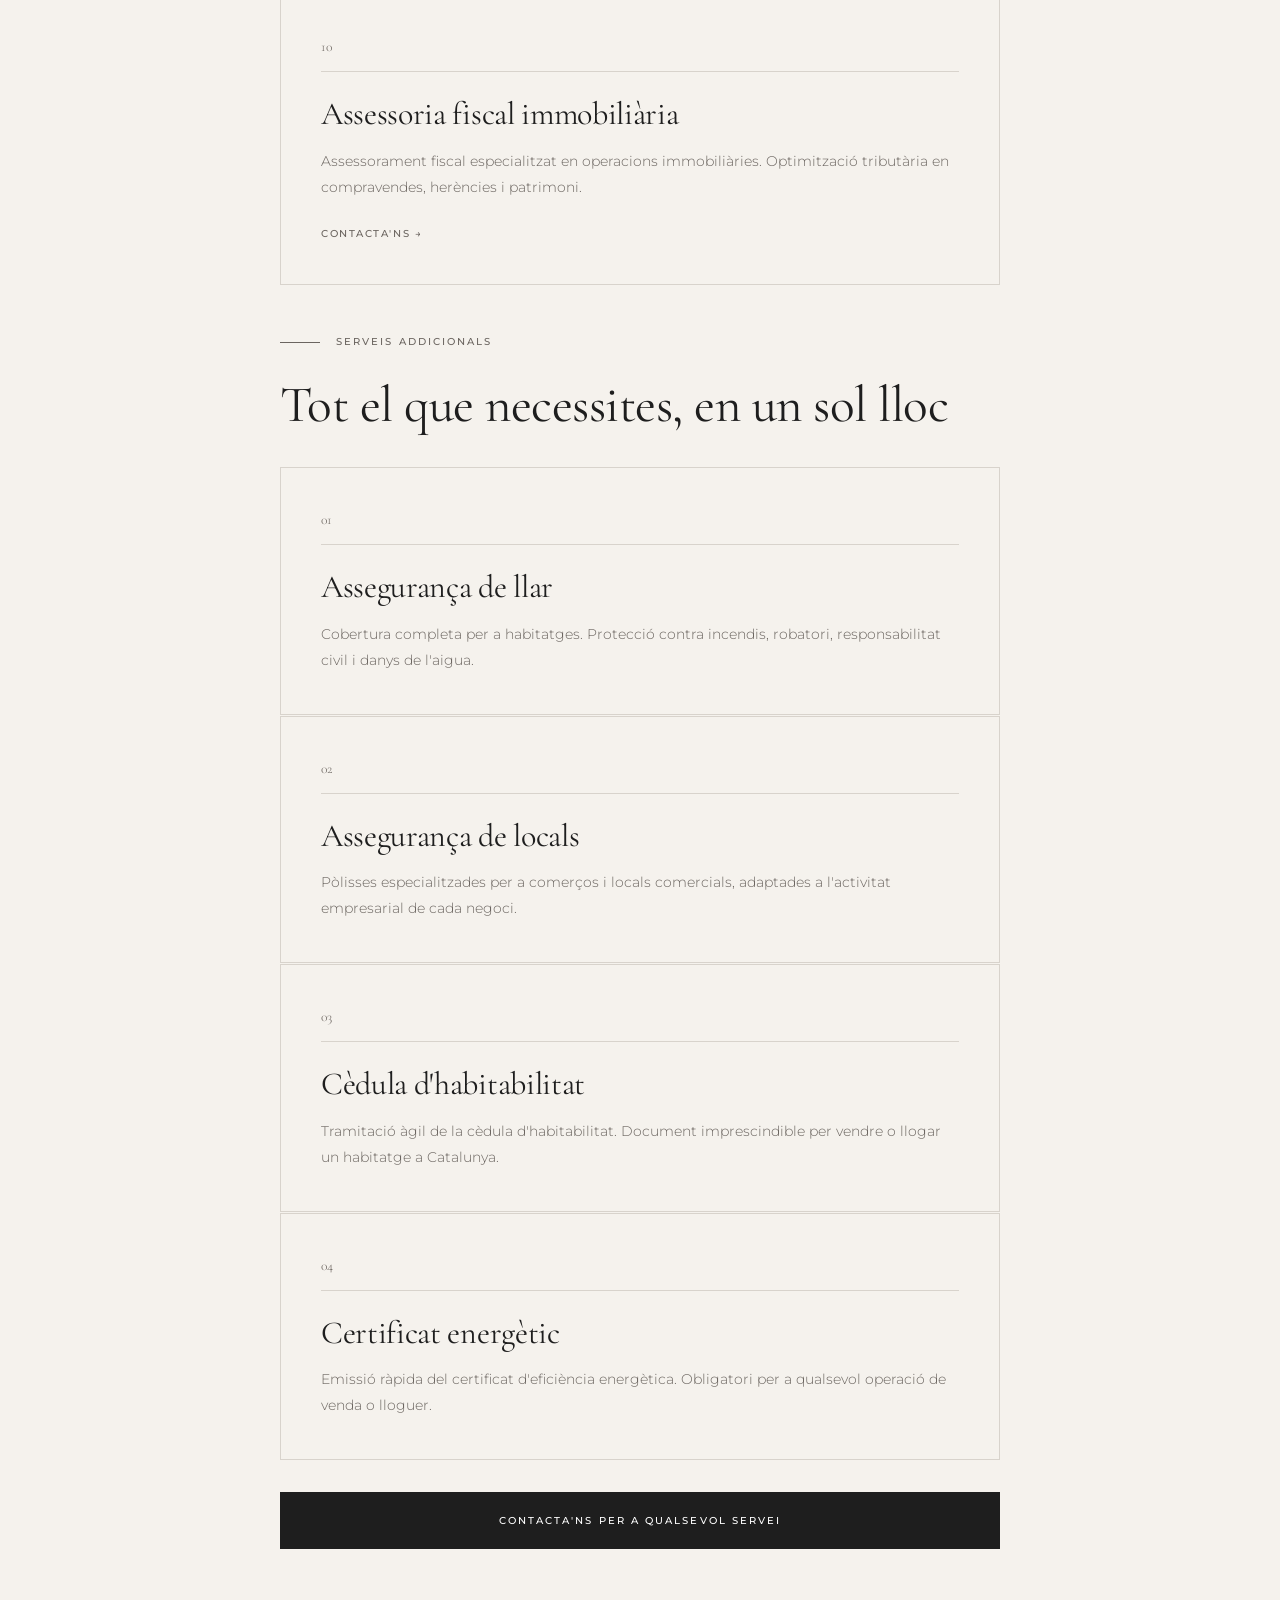
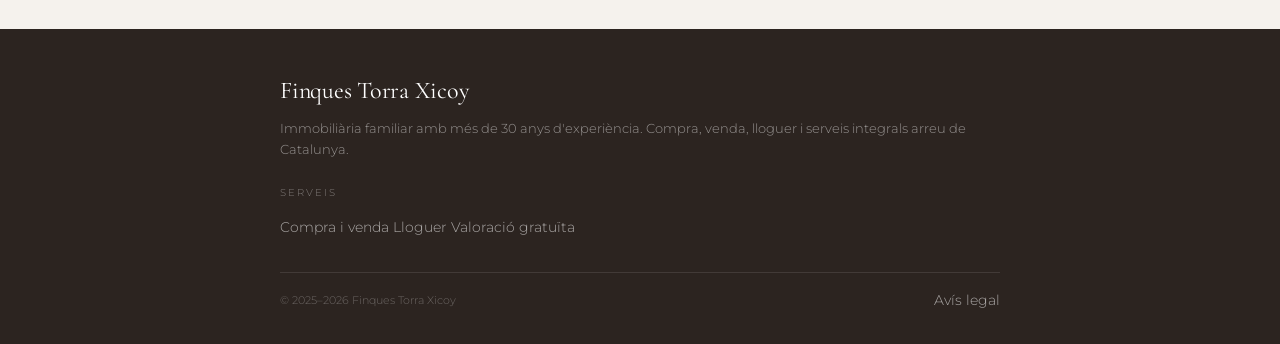
<file: serveis.html>
<!DOCTYPE html>
<html lang="ca">
<head>
  <meta charset="UTF-8" />
  <meta name="viewport" content="width=device-width, initial-scale=1.0" />
  <title>Serveis · Finques Torra Xicoy</title>
  <meta name="description" content="Serveis integrals immobiliaris: compra, venda, lloguer, valoració, assegurances i assessoria legal a Catalunya." />
  <link rel="stylesheet" href="style.css" />
  <meta name="robots" content="index, follow" />
  <link rel="canonical" href="https://finquestorraxicoy.com/serveis.html" />
  <link rel="icon" href="/img/ftx-principal.png" type="image/png" />
  <meta property="og:type" content="website" />
  <meta property="og:url" content="https://finquestorraxicoy.com/serveis.html" />
  <meta property="og:title" content="Serveis · Finques Torra Xicoy" />
  <meta property="og:description" content="Serveis integrals immobiliaris: compra, venda, lloguer, valoració, assegurances i assessoria legal a Catalunya." />
  <meta property="og:image" content="https://finquestorraxicoy.com/img/ftx-principal.png" />
  <meta property="og:locale" content="ca_ES" />
  <meta name="twitter:card" content="summary_large_image" />
  <meta name="twitter:title" content="Serveis · Finques Torra Xicoy" />
  <meta name="twitter:description" content="Serveis integrals immobiliaris: compra, venda, lloguer, valoració, assegurances i assessoria legal a Catalunya." />
  <meta name="twitter:image" content="https://finquestorraxicoy.com/img/ftx-principal.png" />
</head>
<body>

<nav>
  <a href="index.html" class="nav-logo">
    <img src="img/ftx-principal.png" alt="Finques Torra Xicoy" style="height:48px; width:auto; display:block;">
  </a>
  <div class="nav-right">
    <div class="nav-lang">
      <button class="lang-btn active" data-lang="ca">CA</button>
      <button class="lang-btn" data-lang="es">ES</button>
      <button class="lang-btn" data-lang="en">EN</button>
    </div>
    <button class="nav-menu-btn" aria-label="Menú">
      <span></span><span></span><span></span>
    </button>
  </div>
</nav>

<div class="menu-overlay">
  <button class="menu-close">✕</button>
  <nav class="menu-links">
    <a href="index.html"><span data-lang="ca">Inici</span><span data-lang="es">Inicio</span><span data-lang="en">Home</span></a>
    <a href="serveis.html"><span data-lang="ca">Serveis</span><span data-lang="es">Servicios</span><span data-lang="en">Services</span></a>
    <a href="propietats.html"><span data-lang="ca">Propietats</span><span data-lang="es">Propiedades</span><span data-lang="en">Properties</span></a>
    <a href="nosaltres.html"><span data-lang="ca">Nosaltres</span><span data-lang="es">Nosotros</span><span data-lang="en">About</span></a>
    <a href="valoracio.html"><span data-lang="ca">Valoració</span><span data-lang="es">Valoración</span><span data-lang="en">Valuation</span></a>
    <a href="contacte.html"><span data-lang="ca">Contacte</span><span data-lang="es">Contacto</span><span data-lang="en">Contact</span></a>
  </nav>
  <div class="menu-contact">
    <div><a href="tel:+34663876778" style="color:inherit;text-decoration:none;">+34 663 876 778</a></div>
    <a href="mailto:suarez_torra@icab.cat">suarez_torra@icab.cat</a>
  </div>
</div>

<main>
  <div class="breadcrumb">
    <a href="index.html">Finques Torra Xicoy</a>
    <span>/</span>
    <span data-lang="ca">Serveis</span>
    <span data-lang="es">Servicios</span>
    <span data-lang="en">Services</span>
  </div>

  <section class="hero section">
    <div class="container">
      <p class="label">
        <span data-lang="ca">El que oferim</span>
        <span data-lang="es">Lo que ofrecemos</span>
        <span data-lang="en">What we offer</span>
      </p>
      <h1 data-lang="ca">Serveis integrals per a cada necessitat</h1>
      <h1 data-lang="es">Servicios integrales para cada necesidad</h1>
      <h1 data-lang="en">Comprehensive services for every need</h1>
      <p data-lang="ca">Des de la primera consulta fins al tancament de l'operació, t'acompanyem en cada pas.</p>
      <p data-lang="es">Desde la primera consulta hasta el cierre de la operación, te acompañamos en cada paso.</p>
      <p data-lang="en">From first consultation to closing, we accompany you every step of the way.</p>
    </div>
  </section>

  <section class="section" style="padding-top:0;">
    <div class="container">

      <div class="service-card">
        <div class="service-num">01</div>
        <h3 data-lang="ca">Compra i Venda</h3>
        <h3 data-lang="es">Compra y Venta</h3>
        <h3 data-lang="en">Buy & Sell</h3>
        <p data-lang="ca">Assessorament expert per a la compra o venda del teu immoble. Gestió completa de tràmits, documentació i negociació al millor preu.</p>
        <p data-lang="es">Asesoramiento experto para la compra o venta de tu inmueble. Gestión completa de trámites, documentación y negociación al mejor precio.</p>
        <p data-lang="en">Expert advice for buying or selling your property. Complete management of paperwork, documentation and negotiation at the best price.</p>
        <a href="contacte.html" class="service-link"><span data-lang="ca">Contacta'ns →</span><span data-lang="es">Contáctanos →</span><span data-lang="en">Contact us →</span></a>
      </div>

      <div class="service-card">
        <div class="service-num">02</div>
        <h3 data-lang="ca">Lloguer</h3>
        <h3 data-lang="es">Alquiler</h3>
        <h3 data-lang="en">Rental</h3>
        <p data-lang="ca">Gestió de lloguers residencials i comercials. Cerca del llogater ideal, redacció de contractes i seguiment durant tota la vigència.</p>
        <p data-lang="es">Gestión de alquileres residenciales y comerciales. Búsqueda del inquilino ideal, redacción de contratos y seguimiento durante toda la vigencia.</p>
        <p data-lang="en">Management of residential and commercial rentals. Finding the ideal tenant, drafting contracts and monitoring throughout the lease.</p>
        <a href="contacte.html" class="service-link"><span data-lang="ca">Contacta'ns →</span><span data-lang="es">Contáctanos →</span><span data-lang="en">Contact us →</span></a>
      </div>

      <div class="service-card">
        <div class="service-num">03</div>
        <h3 data-lang="ca">Valoració gratuïta</h3>
        <h3 data-lang="es">Valoración gratuita</h3>
        <h3 data-lang="en">Free valuation</h3>
        <p data-lang="ca">Informe de valoració detallat i sense cost del teu immoble. Coneix el preu real de mercat i pren decisions informades.</p>
        <p data-lang="es">Informe de valoración detallado y sin coste de tu inmueble. Conoce el precio real de mercado y toma decisiones informadas.</p>
        <p data-lang="en">Detailed and free valuation report of your property. Know the real market price and make informed decisions.</p>
        <a href="valoracio.html" class="service-link"><span data-lang="ca">Sol·licitar valoració →</span><span data-lang="es">Solicitar valoración →</span><span data-lang="en">Request valuation →</span></a>
      </div>

      <div class="service-card">
        <div class="service-num">04</div>
        <h3 data-lang="ca">Assegurances</h3>
        <h3 data-lang="es">Seguros</h3>
        <h3 data-lang="en">Insurance</h3>
        <p data-lang="ca">Assegurances de llar i locals comercials. Protegeix el teu patrimoni amb les millors cobertures adaptades a les teves necessitats.</p>
        <p data-lang="es">Seguros de hogar y locales comerciales. Protege tu patrimonio con las mejores coberturas adaptadas a tus necesidades.</p>
        <p data-lang="en">Home and commercial premises insurance. Protect your assets with the best coverage tailored to your needs.</p>
        <a href="contacte.html" class="service-link"><span data-lang="ca">Contacta'ns →</span><span data-lang="es">Contáctanos →</span><span data-lang="en">Contact us →</span></a>
      </div>

      <div class="service-card">
        <div class="service-num">05</div>
        <h3 data-lang="ca">Cèdules i certificats</h3>
        <h3 data-lang="es">Cédulas y certificados</h3>
        <h3 data-lang="en">Certificates & licences</h3>
        <p data-lang="ca">Tramitació de cèdules d'habitabilitat, certificats energètics i tota la documentació tècnica per a la venda o el lloguer.</p>
        <p data-lang="es">Tramitación de cédulas de habitabilidad, certificados energéticos y toda la documentación técnica para la venta o el alquiler.</p>
        <p data-lang="en">Processing of habitability certificates, energy certificates and all technical documentation for sale or rental.</p>
        <a href="contacte.html" class="service-link"><span data-lang="ca">Contacta'ns →</span><span data-lang="es">Contáctanos →</span><span data-lang="en">Contact us →</span></a>
      </div>

      <div class="service-card">
        <div class="service-num">06</div>
        <h3 data-lang="ca">Gestió integral</h3>
        <h3 data-lang="es">Gestión integral</h3>
        <h3 data-lang="en">Full management</h3>
        <p data-lang="ca">Administració completa del teu immoble: gestió de rendes, manteniment, incidències i relació amb els llogateres.</p>
        <p data-lang="es">Administración completa de tu inmueble: gestión de rentas, mantenimiento, incidencias y relación con los inquilinos.</p>
        <p data-lang="en">Complete administration of your property: rent management, maintenance, incidents and tenant relations.</p>
        <a href="contacte.html" class="service-link"><span data-lang="ca">Contacta'ns →</span><span data-lang="es">Contáctanos →</span><span data-lang="en">Contact us →</span></a>
      </div>

      <div class="service-card">
        <div class="service-num">07</div>
        <h3 data-lang="ca">Gestió de comunitats</h3>
        <h3 data-lang="es">Gestión de comunidades</h3>
        <h3 data-lang="en">Community management</h3>
        <p data-lang="ca">Administració professional de comunitats de propietaris. Gestió de comptes, manteniment, assemblees i resolució d'incidències.</p>
        <p data-lang="es">Administración profesional de comunidades de propietarios. Gestión de cuentas, mantenimiento, asambleas y resolución de incidencias.</p>
        <p data-lang="en">Professional management of homeowners' communities. Account management, maintenance, meetings and incident resolution.</p>
        <a href="contacte.html" class="service-link"><span data-lang="ca">Contacta'ns →</span><span data-lang="es">Contáctanos →</span><span data-lang="en">Contact us →</span></a>
      </div>

      <div class="service-card">
        <div class="service-num">08</div>
        <h3 data-lang="ca">Gestió de patrimoni</h3>
        <h3 data-lang="es">Gestión de patrimonio</h3>
        <h3 data-lang="en">Wealth management</h3>
        <p data-lang="ca">Assessorament i gestió integral del teu patrimoni immobiliari. Optimització de rendes, planificació i estratègia d'inversió.</p>
        <p data-lang="es">Asesoramiento y gestión integral de tu patrimonio inmobiliario. Optimización de rentas, planificación y estrategia de inversión.</p>
        <p data-lang="en">Advisory and comprehensive management of your real estate assets. Rent optimisation, planning and investment strategy.</p>
        <a href="contacte.html" class="service-link"><span data-lang="ca">Contacta'ns →</span><span data-lang="es">Contáctanos →</span><span data-lang="en">Contact us →</span></a>
      </div>

      <div class="service-card">
        <div class="service-num">09</div>
        <h3 data-lang="ca">Administració de finques</h3>
        <h3 data-lang="es">Administración de fincas</h3>
        <h3 data-lang="en">Property administration</h3>
        <p data-lang="ca">Servei complet d'administració de finques urbanes i rústiques. Gestió documental, fiscal i de manteniment.</p>
        <p data-lang="es">Servicio completo de administración de fincas urbanas y rústicas. Gestión documental, fiscal y de mantenimiento.</p>
        <p data-lang="en">Complete administration service for urban and rural properties. Documentary, fiscal and maintenance management.</p>
        <a href="contacte.html" class="service-link"><span data-lang="ca">Contacta'ns →</span><span data-lang="es">Contáctanos →</span><span data-lang="en">Contact us →</span></a>
      </div>

      <div class="service-card">
        <div class="service-num">10</div>
        <h3 data-lang="ca">Assessoria fiscal immobiliària</h3>
        <h3 data-lang="es">Asesoría fiscal inmobiliaria</h3>
        <h3 data-lang="en">Real estate tax advisory</h3>
        <p data-lang="ca">Assessorament fiscal especialitzat en operacions immobiliàries. Optimització tributària en compravendes, herències i patrimoni.</p>
        <p data-lang="es">Asesoramiento fiscal especializado en operaciones inmobiliarias. Optimización tributaria en compraventas, herencias y patrimonio.</p>
        <p data-lang="en">Specialised tax advice on real estate transactions. Tax optimisation for purchases, inheritances and assets.</p>
        <a href="contacte.html" class="service-link"><span data-lang="ca">Contacta'ns →</span><span data-lang="es">Contáctanos →</span><span data-lang="en">Contact us →</span></a>
      </div>

      <!-- SERVEIS ADDICIONALS -->
      <div style="margin-top:3rem;">
        <p class="label mb-3">
          <span data-lang="ca">Serveis addicionals</span>
          <span data-lang="es">Servicios adicionales</span>
          <span data-lang="en">Additional services</span>
        </p>
        <h2 data-lang="ca">Tot el que necessites, en un sol lloc</h2>
        <h2 data-lang="es">Todo lo que necesitas, en un solo lugar</h2>
        <h2 data-lang="en">Everything you need, in one place</h2>
      </div>

      <div class="service-card mt-4">
        <div class="service-num">01</div>
        <h3 data-lang="ca">Assegurança de llar</h3>
        <h3 data-lang="es">Seguro de hogar</h3>
        <h3 data-lang="en">Home insurance</h3>
        <p data-lang="ca">Cobertura completa per a habitatges. Protecció contra incendis, robatori, responsabilitat civil i danys de l'aigua.</p>
        <p data-lang="es">Cobertura completa para viviendas. Protección contra incendios, robo, responsabilidad civil y daños del agua.</p>
        <p data-lang="en">Full coverage for homes. Protection against fire, theft, civil liability and water damage.</p>
      </div>

      <div class="service-card">
        <div class="service-num">02</div>
        <h3 data-lang="ca">Assegurança de locals</h3>
        <h3 data-lang="es">Seguro de locales</h3>
        <h3 data-lang="en">Commercial premises insurance</h3>
        <p data-lang="ca">Pòlisses especialitzades per a comerços i locals comercials, adaptades a l'activitat empresarial de cada negoci.</p>
        <p data-lang="es">Pólizas especializadas para comercios y locales comerciales, adaptadas a la actividad empresarial de cada negocio.</p>
        <p data-lang="en">Specialised policies for shops and commercial premises, tailored to each business's activity.</p>
      </div>

      <div class="service-card">
        <div class="service-num">03</div>
        <h3 data-lang="ca">Cèdula d'habitabilitat</h3>
        <h3 data-lang="es">Cédula de habitabilidad</h3>
        <h3 data-lang="en">Habitability certificate</h3>
        <p data-lang="ca">Tramitació àgil de la cèdula d'habitabilitat. Document imprescindible per vendre o llogar un habitatge a Catalunya.</p>
        <p data-lang="es">Tramitación ágil de la cédula de habitabilidad. Documento imprescindible para vender o alquilar una vivienda en Cataluña.</p>
        <p data-lang="en">Quick processing of the habitability certificate. Essential document for selling or renting a home in Catalonia.</p>
      </div>

      <div class="service-card">
        <div class="service-num">04</div>
        <h3 data-lang="ca">Certificat energètic</h3>
        <h3 data-lang="es">Certificado energético</h3>
        <h3 data-lang="en">Energy certificate</h3>
        <p data-lang="ca">Emissió ràpida del certificat d'eficiència energètica. Obligatori per a qualsevol operació de venda o lloguer.</p>
        <p data-lang="es">Emisión rápida del certificado de eficiencia energética. Obligatorio para cualquier operación de venta o alquiler.</p>
        <p data-lang="en">Quick issuance of the energy efficiency certificate. Mandatory for any sale or rental transaction.</p>
      </div>

      <div class="mt-4">
        <a href="contacte.html" class="btn-primary">
          <span data-lang="ca">Contacta'ns per a qualsevol servei</span>
          <span data-lang="es">Contáctanos para cualquier servicio</span>
          <span data-lang="en">Contact us for any service</span>
        </a>
      </div>

    </div>
  </section>
</main>

<footer>
  <div class="container">
    <h4>Finques Torra Xicoy</h4>
    <p data-lang="ca">Immobiliària familiar amb més de 30 anys d'experiència. Compra, venda, lloguer i serveis integrals arreu de Catalunya.</p>
    <p data-lang="es">Inmobiliaria familiar con más de 30 años de experiencia. Compra, venta, alquiler y servicios integrales en toda Cataluña.</p>
    <p data-lang="en">Family real estate agency with over 30 years of experience. Buying, selling, rental and comprehensive services throughout Catalonia.</p>
    <p class="footer-section-title" data-lang="ca">Serveis</p>
    <p class="footer-section-title" data-lang="es">Servicios</p>
    <p class="footer-section-title" data-lang="en">Services</p>
    <a href="serveis.html" data-lang="ca">Compra i venda</a><a href="serveis.html" data-lang="es">Compra y venta</a><a href="serveis.html" data-lang="en">Buy & sell</a>
    <a href="serveis.html" data-lang="ca">Lloguer</a><a href="serveis.html" data-lang="es">Alquiler</a><a href="serveis.html" data-lang="en">Rental</a>
    <a href="valoracio.html" data-lang="ca">Valoració gratuïta</a><a href="valoracio.html" data-lang="es">Valoración gratuita</a><a href="valoracio.html" data-lang="en">Free valuation</a>
    <hr class="footer-divider" />
    <div class="footer-legal">
      <span>© 2025–2026 Finques Torra Xicoy</span>
      <a href="legal.html" style="display:inline; padding:0;"><span data-lang="ca">Avís legal</span><span data-lang="es">Aviso legal</span><span data-lang="en">Legal notice</span></a>
    </div>
  </div>
</footer>

<script src="main.js"></script>
</body>
</html>
</file>
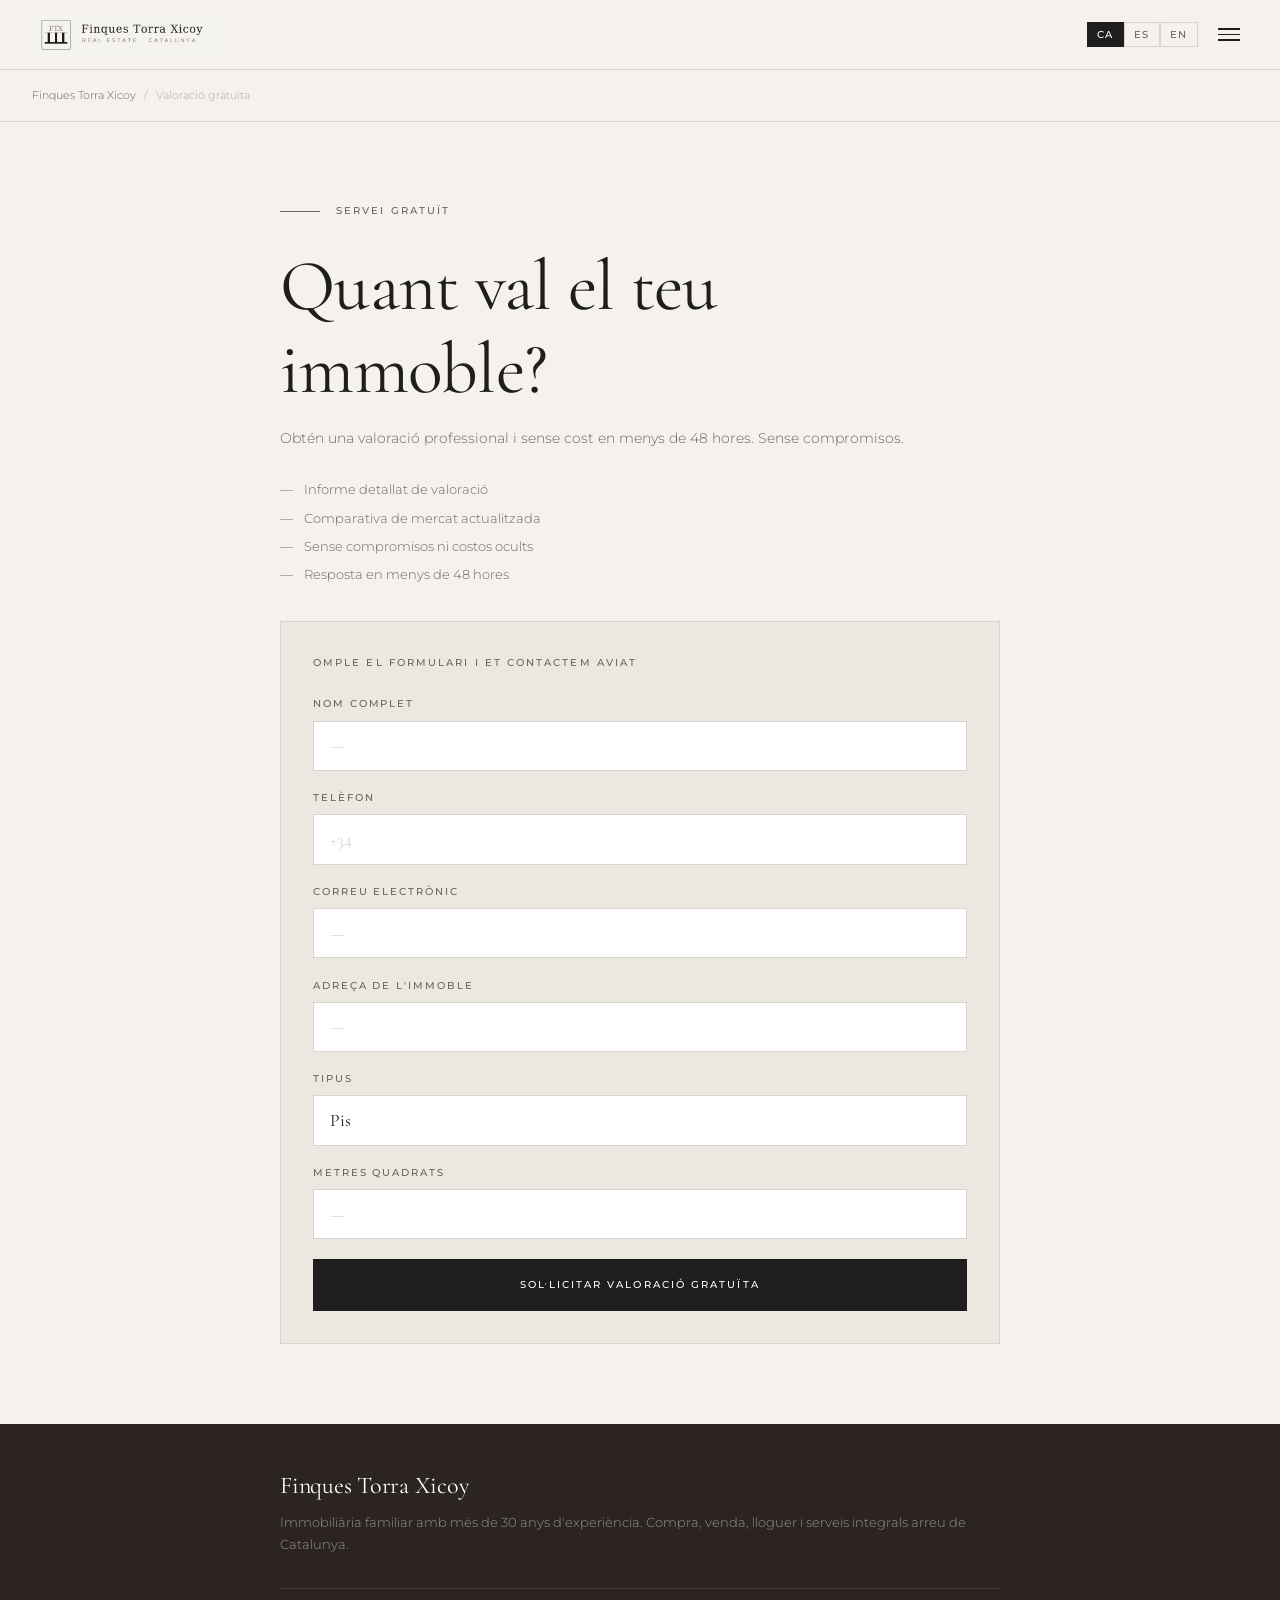
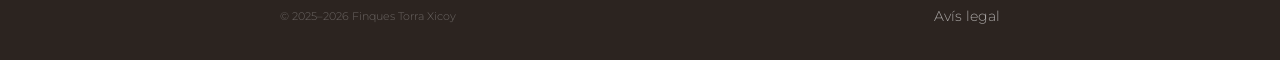
<file: valoracio.html>
<!DOCTYPE html>
<html lang="ca">
<head>
  <meta charset="UTF-8" />
  <meta name="viewport" content="width=device-width, initial-scale=1.0" />
  <title>Valoració gratuïta · Finques Torra Xicoy</title>
  <meta name="description" content="Obtén una valoració professional i gratuïta del teu immoble en menys de 48 hores." />
  <link rel="stylesheet" href="style.css" />
  <meta name="robots" content="index, follow" />
  <link rel="canonical" href="https://finquestorraxicoy.com/valoracio.html" />
  <link rel="icon" href="/img/ftx-principal.png" type="image/png" />
  <meta property="og:type" content="website" />
  <meta property="og:url" content="https://finquestorraxicoy.com/valoracio.html" />
  <meta property="og:title" content="Valoració gratuïta · Finques Torra Xicoy" />
  <meta property="og:description" content="Obtén una valoració professional i gratuïta del teu immoble en menys de 48 hores." />
  <meta property="og:image" content="https://finquestorraxicoy.com/img/ftx-principal.png" />
  <meta property="og:locale" content="ca_ES" />
  <meta name="twitter:card" content="summary_large_image" />
  <meta name="twitter:title" content="Valoració gratuïta · Finques Torra Xicoy" />
  <meta name="twitter:description" content="Obtén una valoració professional i gratuïta del teu immoble en menys de 48 hores." />
  <meta name="twitter:image" content="https://finquestorraxicoy.com/img/ftx-principal.png" />
</head>
<body>

<nav>
  <a href="index.html" class="nav-logo">
    <img src="img/ftx-principal.png" alt="Finques Torra Xicoy" style="height:48px; width:auto; display:block;">
  </a>
  <div class="nav-right">
    <div class="nav-lang">
      <button class="lang-btn active" data-lang="ca">CA</button>
      <button class="lang-btn" data-lang="es">ES</button>
      <button class="lang-btn" data-lang="en">EN</button>
    </div>
    <button class="nav-menu-btn" aria-label="Menú">
      <span></span><span></span><span></span>
    </button>
  </div>
</nav>

<div class="menu-overlay">
  <button class="menu-close">✕</button>
  <nav class="menu-links">
    <a href="index.html"><span data-lang="ca">Inici</span><span data-lang="es">Inicio</span><span data-lang="en">Home</span></a>
    <a href="serveis.html"><span data-lang="ca">Serveis</span><span data-lang="es">Servicios</span><span data-lang="en">Services</span></a>
    <a href="propietats.html"><span data-lang="ca">Propietats</span><span data-lang="es">Propiedades</span><span data-lang="en">Properties</span></a>
    <a href="nosaltres.html"><span data-lang="ca">Nosaltres</span><span data-lang="es">Nosotros</span><span data-lang="en">About</span></a>
    <a href="valoracio.html"><span data-lang="ca">Valoració</span><span data-lang="es">Valoración</span><span data-lang="en">Valuation</span></a>
    <a href="contacte.html"><span data-lang="ca">Contacte</span><span data-lang="es">Contacto</span><span data-lang="en">Contact</span></a>
  </nav>
  <div class="menu-contact">
    <div><a href="tel:+34663876778" style="color:inherit;text-decoration:none;">+34 663 876 778</a></div>
    <a href="mailto:suarez_torra@icab.cat">suarez_torra@icab.cat</a>
  </div>
</div>

<main>
  <div class="breadcrumb">
    <a href="index.html">Finques Torra Xicoy</a>
    <span>/</span>
    <span data-lang="ca">Valoració gratuïta</span>
    <span data-lang="es">Valoración gratuita</span>
    <span data-lang="en">Free valuation</span>
  </div>

  <section class="section">
    <div class="container">
      <p class="label mb-3">
        <span data-lang="ca">Servei gratuït</span>
        <span data-lang="es">Servicio gratuito</span>
        <span data-lang="en">Free service</span>
      </p>

      <h1 data-lang="ca">Quant val el teu immoble?</h1>
      <h1 data-lang="es">¿Cuánto vale tu inmueble?</h1>
      <h1 data-lang="en">What is your property worth?</h1>

      <p class="mt-2" data-lang="ca">Obtén una valoració professional i sense cost en menys de 48 hores. Sense compromisos.</p>
      <p class="mt-2" data-lang="es">Obtén una valoración profesional y sin coste en menos de 48 horas. Sin compromisos.</p>
      <p class="mt-2" data-lang="en">Get a professional, free valuation in less than 48 hours. No commitment.</p>

      <ul class="property-features mt-3 mb-4">
        <li>
          <span data-lang="ca">Informe detallat de valoració</span>
          <span data-lang="es">Informe detallado de valoración</span>
          <span data-lang="en">Detailed valuation report</span>
        </li>
        <li>
          <span data-lang="ca">Comparativa de mercat actualitzada</span>
          <span data-lang="es">Comparativa de mercado actualizada</span>
          <span data-lang="en">Updated market comparison</span>
        </li>
        <li>
          <span data-lang="ca">Sense compromisos ni costos ocults</span>
          <span data-lang="es">Sin compromisos ni costes ocultos</span>
          <span data-lang="en">No commitment, no hidden costs</span>
        </li>
        <li>
          <span data-lang="ca">Resposta en menys de 48 hores</span>
          <span data-lang="es">Respuesta en menos de 48 horas</span>
          <span data-lang="en">Response within 48 hours</span>
        </li>
      </ul>

      <div class="form-card">
        <p class="form-label" style="font-size:0.65rem; margin-bottom:1.5rem;" data-lang="ca">Omple el formulari i et contactem aviat</p>
        <p class="form-label" style="font-size:0.65rem; margin-bottom:1.5rem;" data-lang="es">Rellena el formulario y te contactamos pronto</p>
        <p class="form-label" style="font-size:0.65rem; margin-bottom:1.5rem;" data-lang="en">Fill in the form and we will contact you soon</p>

        <form class="contact-form" action="mailto:suarez_torra@icab.cat" method="get" enctype="text/plain">

          <label class="form-label" for="val-nom" data-lang="ca">Nom complet</label>
          <label class="form-label" for="val-nom" data-lang="es">Nombre completo</label>
          <label class="form-label" for="val-nom" data-lang="en">Full name</label>
          <input class="form-input" type="text" id="val-nom" name="nom" required placeholder="—" />

          <label class="form-label" for="val-tel" data-lang="ca">Telèfon</label>
          <label class="form-label" for="val-tel" data-lang="es">Teléfono</label>
          <label class="form-label" for="val-tel" data-lang="en">Phone</label>
          <input class="form-input" type="tel" id="val-tel" name="telefon" placeholder="+34" />

          <label class="form-label" for="val-email" data-lang="ca">Correu electrònic</label>
          <label class="form-label" for="val-email" data-lang="es">Correo electrónico</label>
          <label class="form-label" for="val-email" data-lang="en">Email</label>
          <input class="form-input" type="email" id="val-email" name="email" placeholder="—" />

          <label class="form-label" for="val-adreca" data-lang="ca">Adreça de l'immoble</label>
          <label class="form-label" for="val-adreca" data-lang="es">Dirección del inmueble</label>
          <label class="form-label" for="val-adreca" data-lang="en">Property address</label>
          <input class="form-input" type="text" id="val-adreca" name="adreca" placeholder="—" />

          <label class="form-label" for="val-tipus" data-lang="ca">Tipus</label>
          <label class="form-label" for="val-tipus" data-lang="es">Tipo</label>
          <label class="form-label" for="val-tipus" data-lang="en">Type</label>
          <select class="form-select" id="val-tipus" name="tipus">
            <option value="pis" data-lang="ca">Pis</option>
            <option value="piso" data-lang="es">Piso</option>
            <option value="flat" data-lang="en">Flat</option>
            <option value="casa" data-lang="ca">Casa</option>
            <option value="casa" data-lang="es">Casa</option>
            <option value="house" data-lang="en">House</option>
            <option value="local" data-lang="ca">Local comercial</option>
            <option value="local" data-lang="es">Local comercial</option>
            <option value="commercial" data-lang="en">Commercial premises</option>
            <option value="altre" data-lang="ca">Altre</option>
            <option value="otro" data-lang="es">Otro</option>
            <option value="other" data-lang="en">Other</option>
          </select>

          <label class="form-label" for="val-m2" data-lang="ca">Metres quadrats</label>
          <label class="form-label" for="val-m2" data-lang="es">Metros cuadrados</label>
          <label class="form-label" for="val-m2" data-lang="en">Square metres</label>
          <input class="form-input" type="number" id="val-m2" name="metres" placeholder="—" />

          <button type="submit" class="btn-primary">
            <span data-lang="ca">Sol·licitar valoració gratuïta</span>
            <span data-lang="es">Solicitar valoración gratuita</span>
            <span data-lang="en">Request free valuation</span>
          </button>
        </form>
      </div>
    </div>
  </section>
</main>

<footer>
  <div class="container">
    <h4>Finques Torra Xicoy</h4>
    <p data-lang="ca">Immobiliària familiar amb més de 30 anys d'experiència. Compra, venda, lloguer i serveis integrals arreu de Catalunya.</p>
    <p data-lang="es">Inmobiliaria familiar con más de 30 años de experiencia. Compra, venta, alquiler y servicios integrales en toda Cataluña.</p>
    <p data-lang="en">Family real estate agency with over 30 years of experience. Buying, selling, rental and comprehensive services throughout Catalonia.</p>
    <hr class="footer-divider" />
    <div class="footer-legal">
      <span>© 2025–2026 Finques Torra Xicoy</span>
      <a href="legal.html" style="display:inline; padding:0;"><span data-lang="ca">Avís legal</span><span data-lang="es">Aviso legal</span><span data-lang="en">Legal notice</span></a>
    </div>
  </div>
</footer>

<script src="main.js"></script>
</body>
</html>
</file>
<file: style.css>
/* ===== FINQUES TORRA XICOY — SHARED STYLES ===== */

@import url('https://fonts.googleapis.com/css2?family=Cormorant+Garamond:ital,wght@0,300;0,400;0,500;0,600;1,300;1,400&family=Montserrat:wght@300;400;500;600&display=swap');

:root {
  --cream: #f5f2ed;
  --cream-dark: #ece8e1;
  --dark: #1e1e1e;
  --dark-brown: #2c2420;
  --mid: #6b6560;
  --light-line: #d8d3cc;
  --accent: #1e1e1e;
  --white: #ffffff;
}

*, *::before, *::after { box-sizing: border-box; margin: 0; padding: 0; }

html { scroll-behavior: smooth; }

body {
  background: var(--cream);
  color: var(--dark);
  font-family: 'Montserrat', sans-serif;
  font-weight: 300;
  font-size: 15px;
  line-height: 1.7;
  -webkit-font-smoothing: antialiased;
}

/* ===== TYPOGRAPHY ===== */
h1, h2, h3, h4 {
  font-family: 'Cormorant Garamond', serif;
  font-weight: 400;
  line-height: 1.15;
  letter-spacing: -0.01em;
}

h1 { font-size: clamp(2.5rem, 7vw, 4.5rem); }
h2 { font-size: clamp(2rem, 5vw, 3.2rem); }
h3 { font-size: clamp(1.5rem, 3vw, 2rem); }

p {
  color: var(--mid);
  font-size: 0.9rem;
  line-height: 1.8;
}

.label {
  font-family: 'Montserrat', sans-serif;
  font-size: 0.65rem;
  font-weight: 500;
  letter-spacing: 0.2em;
  text-transform: uppercase;
  color: var(--mid);
  display: flex;
  align-items: center;
  gap: 1rem;
}
.label::before {
  content: '';
  display: inline-block;
  width: 2.5rem;
  height: 1px;
  background: var(--mid);
}

/* ===== NAVBAR ===== */
nav {
  position: fixed;
  top: 0;
  left: 0;
  right: 0;
  z-index: 100;
  background: var(--cream);
  border-bottom: 1px solid var(--light-line);
  display: flex;
  align-items: center;
  justify-content: space-between;
  padding: 0 2rem;
  height: 70px;
}

.nav-logo {
  display: flex;
  align-items: center;
  text-decoration: none;
  color: var(--dark);
}

.nav-logo-box {
  width: 48px;
  height: 48px;
  border: 1.5px solid var(--dark);
  display: flex;
  align-items: center;
  justify-content: center;
  flex-direction: column;
  gap: 2px;
}

.nav-logo-box span {
  font-family: 'Montserrat', sans-serif;
  font-size: 0.5rem;
  font-weight: 600;
  letter-spacing: 0.15em;
}

.nav-logo-cols {
  display: flex;
  gap: 3px;
  margin-top: 2px;
}

.nav-logo-col {
  width: 4px;
  height: 12px;
  background: var(--dark);
}

.nav-logo-text {
  display: flex;
  flex-direction: column;
}

.nav-logo-text strong {
  font-family: 'Cormorant Garamond', serif;
  font-size: 1rem;
  font-weight: 500;
  letter-spacing: 0.05em;
  line-height: 1.2;
}

.nav-logo-text small {
  font-size: 0.55rem;
  letter-spacing: 0.25em;
  text-transform: uppercase;
  color: var(--mid);
}

.nav-right {
  display: flex;
  align-items: center;
  gap: 0.25rem;
}

.nav-lang {
  display: flex;
  gap: 0;
}

.lang-btn {
  font-family: 'Montserrat', sans-serif;
  font-size: 0.6rem;
  font-weight: 500;
  letter-spacing: 0.1em;
  padding: 0.4rem 0.6rem;
  border: 1px solid var(--light-line);
  background: transparent;
  color: var(--mid);
  cursor: pointer;
  transition: all 0.2s;
  text-transform: uppercase;
}

.lang-btn.active, .lang-btn:hover {
  background: var(--dark);
  color: var(--white);
  border-color: var(--dark);
}

.nav-menu-btn {
  display: flex;
  flex-direction: column;
  gap: 4px;
  background: none;
  border: none;
  cursor: pointer;
  padding: 0.5rem;
  margin-left: 0.5rem;
}

.nav-menu-btn span {
  display: block;
  width: 22px;
  height: 1.5px;
  background: var(--dark);
  transition: all 0.3s;
}

/* Mobile menu overlay */
.menu-overlay {
  position: fixed;
  inset: 0;
  background: var(--dark-brown);
  z-index: 200;
  display: flex;
  flex-direction: column;
  padding: 2rem;
  transform: translateX(100%);
  transition: transform 0.4s cubic-bezier(0.76, 0, 0.24, 1);
}

.menu-overlay.open { transform: translateX(0); }

.menu-close {
  align-self: flex-end;
  background: none;
  border: none;
  color: var(--white);
  font-size: 1.5rem;
  cursor: pointer;
  padding: 0.5rem;
  margin-bottom: 3rem;
}

.menu-links {
  display: flex;
  flex-direction: column;
  gap: 0;
}

.menu-links a {
  font-family: 'Cormorant Garamond', serif;
  font-size: 2.2rem;
  font-weight: 400;
  color: var(--white);
  text-decoration: none;
  padding: 1rem 0;
  border-bottom: 1px solid rgba(255,255,255,0.1);
  transition: color 0.2s;
  letter-spacing: 0.02em;
}

.menu-links a:hover { color: rgba(255,255,255,0.6); }

.menu-contact {
  margin-top: auto;
  color: rgba(255,255,255,0.5);
  font-size: 0.75rem;
  letter-spacing: 0.1em;
}

.menu-contact a {
  color: rgba(255,255,255,0.7);
  text-decoration: none;
  display: block;
  margin-top: 0.3rem;
}

/* ===== MAIN CONTENT ===== */
main { padding-top: 70px; }

/* ===== SECTIONS ===== */
.section { padding: 5rem 2rem; }
.section-alt { background: var(--cream-dark); }

.container { max-width: 720px; margin: 0 auto; }
.container-wide { max-width: 900px; margin: 0 auto; }



/* ===== HERO STATS BAR ===== */
.hero-stats-bar {
  display: grid;
  grid-template-columns: repeat(4, 1fr);
  border-top: 1px solid var(--light-line);
  margin-top: 4rem;
}

.hero-stat {
  padding: 1.6rem 2rem;
  border-right: 1px solid var(--light-line);
  text-align: center;
}
.hero-stat:last-child { border-right: none; }

.hero-stat-n {
  font-family: 'Cormorant Garamond', serif;
  font-size: 2.2rem;
  font-weight: 300;
  color: var(--dark);
  line-height: 1;
  margin-bottom: 0.4rem;
}

.hero-stat-l {
  font-size: 0.6rem;
  letter-spacing: 0.12em;
  text-transform: uppercase;
  color: var(--mid);
  line-height: 1.5;
}
.hero-stat-l span { display: block; }

@media (max-width: 768px) {
  .hero-stats-bar {
    grid-template-columns: repeat(2, 1fr);
  }
  .hero-stat:nth-child(2) { border-right: none; }
  .hero-stat:nth-child(3) {
    border-top: 1px solid var(--light-line);
    border-right: 1px solid var(--light-line);
  }
  .hero-stat:nth-child(4) {
    border-top: 1px solid var(--light-line);
    border-right: none;
  }
}

@media (max-width: 480px) {
  .hero-stats-bar { grid-template-columns: repeat(2, 1fr); }
  .hero-stat-n { font-size: 1.8rem; }
  .hero-stat { padding: 1.2rem; }
}

/* ===== HERO ===== */
.hero {
  padding: 5rem 2rem 4rem;
  background: var(--cream);
}

.hero h1 { margin: 1.5rem 0 1.5rem; }
.hero p { font-size: 1rem; max-width: 480px; }

/* ===== SERVICE CARDS ===== */
.service-card {
  border: 1px solid var(--light-line);
  border-radius: 0;
  padding: 2.5rem;
  background: var(--cream);
  margin-bottom: 1px;
}

.service-num {
  font-family: 'Cormorant Garamond', serif;
  font-size: 0.85rem;
  color: var(--mid);
  border-bottom: 1px solid var(--light-line);
  padding-bottom: 0.8rem;
  margin-bottom: 1.5rem;
}

.service-card h3 { margin-bottom: 1rem; }

.service-link {
  display: inline-flex;
  align-items: center;
  gap: 0.5rem;
  font-size: 0.65rem;
  font-weight: 500;
  letter-spacing: 0.15em;
  text-transform: uppercase;
  color: var(--mid);
  text-decoration: none;
  margin-top: 1.5rem;
  transition: color 0.2s;
}

.service-link:hover { color: var(--dark); }

/* ===== BUTTONS ===== */
.btn-primary {
  display: inline-block;
  background: var(--dark);
  color: var(--white);
  font-family: 'Montserrat', sans-serif;
  font-size: 0.65rem;
  font-weight: 500;
  letter-spacing: 0.2em;
  text-transform: uppercase;
  padding: 1.1rem 2rem;
  text-decoration: none;
  border: 2px solid var(--dark);
  transition: all 0.25s;
  cursor: pointer;
  width: 100%;
  text-align: center;
}

.btn-primary:hover {
  background: transparent;
  color: var(--dark);
}

.btn-outline {
  display: inline-block;
  background: transparent;
  color: var(--dark);
  font-family: 'Montserrat', sans-serif;
  font-size: 0.65rem;
  font-weight: 500;
  letter-spacing: 0.2em;
  text-transform: uppercase;
  padding: 1.1rem 2rem;
  text-decoration: none;
  border: 1.5px solid var(--dark);
  transition: all 0.25s;
  cursor: pointer;
  width: 100%;
  text-align: center;
}

.btn-outline:hover {
  background: var(--dark);
  color: var(--white);
}

/* ===== PROPERTY CARD ===== */
.property-card {
  background: var(--white);
  border: 1px solid var(--light-line);
  margin-bottom: 2rem;
}

.property-img {
  width: 100%;
  aspect-ratio: 4/3;
  object-fit: cover;
  display: block;
}

.property-img-placeholder {
  width: 100%;
  aspect-ratio: 4/3;
  background: var(--cream-dark);
  display: flex;
  align-items: center;
  justify-content: center;
  color: var(--mid);
  font-size: 0.7rem;
  letter-spacing: 0.1em;
  text-transform: uppercase;
}

.property-badge {
  display: inline-block;
  background: var(--white);
  color: var(--dark);
  font-size: 0.6rem;
  font-weight: 600;
  letter-spacing: 0.15em;
  text-transform: uppercase;
  padding: 0.3rem 0.6rem;
  border: 1px solid var(--light-line);
}

.property-info { padding: 1.5rem; }

.property-info h3 { font-size: 1.3rem; margin-bottom: 0.3rem; }

.property-address {
  font-size: 0.75rem;
  color: var(--mid);
  margin-bottom: 1rem;
}

.property-specs {
  display: flex;
  gap: 2rem;
  border-top: 1px solid var(--light-line);
  border-bottom: 1px solid var(--light-line);
  padding: 0.8rem 0;
  margin-bottom: 1rem;
}

.property-spec { display: flex; flex-direction: column; }

.property-spec strong {
  font-family: 'Cormorant Garamond', serif;
  font-size: 1.4rem;
  font-weight: 400;
  line-height: 1;
}

.property-spec span {
  font-size: 0.65rem;
  color: var(--mid);
  letter-spacing: 0.05em;
}

.property-features {
  list-style: none;
  margin-bottom: 1.5rem;
}

.property-features li {
  font-size: 0.8rem;
  color: var(--mid);
  padding: 0.2rem 0;
  display: flex;
  align-items: center;
  gap: 0.7rem;
}

.property-features li::before {
  content: '—';
  color: var(--mid);
  flex-shrink: 0;
}

/* ===== STATS ===== */
.stats-row {
  display: flex;
  gap: 2.5rem;
  margin: 2.5rem 0;
}

.stat strong {
  font-family: 'Cormorant Garamond', serif;
  font-size: 2.5rem;
  font-weight: 400;
  display: block;
  line-height: 1;
}

.stat span {
  font-size: 0.6rem;
  letter-spacing: 0.2em;
  text-transform: uppercase;
  color: var(--mid);
}

/* ===== QUOTE ===== */
blockquote {
  border-left: 3px solid var(--dark);
  padding-left: 1.5rem;
  margin: 2rem 0;
}

blockquote p {
  font-family: 'Cormorant Garamond', serif;
  font-size: 1.25rem;
  font-style: italic;
  color: var(--dark);
  line-height: 1.5;
}

/* ===== CONTACT INFO ===== */
.contact-item {
  border-left: 3px solid var(--dark);
  padding: 0.5rem 0 0.5rem 1.2rem;
  margin-bottom: 1.5rem;
}

.contact-item .contact-label {
  font-size: 0.6rem;
  letter-spacing: 0.2em;
  text-transform: uppercase;
  color: var(--mid);
  margin-bottom: 0.3rem;
}

.contact-item a, .contact-item p {
  font-family: 'Cormorant Garamond', serif;
  font-size: 1.3rem;
  font-weight: 400;
  color: var(--dark);
  text-decoration: none;
  line-height: 1.3;
}

/* ===== FORM ===== */
.form-card {
  background: var(--cream-dark);
  padding: 2rem;
  border: 1px solid var(--light-line);
}

.form-label {
  display: block;
  font-size: 0.6rem;
  font-weight: 500;
  letter-spacing: 0.2em;
  text-transform: uppercase;
  color: var(--mid);
  margin-bottom: 0.5rem;
}

.form-input, .form-textarea, .form-select {
  width: 100%;
  background: var(--white);
  border: 1px solid var(--light-line);
  padding: 0.85rem 1rem;
  font-family: 'Cormorant Garamond', serif;
  font-size: 1.1rem;
  color: var(--dark);
  outline: none;
  transition: border-color 0.2s;
  -webkit-appearance: none;
  appearance: none;
  margin-bottom: 1.2rem;
  display: block;
}

.form-input:focus, .form-textarea:focus, .form-select:focus {
  border-color: var(--dark);
}

.form-input::placeholder, .form-textarea::placeholder {
  color: var(--light-line);
}

.form-textarea { min-height: 120px; resize: vertical; }

/* ===== TABS ===== */
.tabs {
  display: flex;
  border-bottom: 1px solid var(--light-line);
  margin-bottom: 2rem;
}

.tab-btn {
  font-family: 'Montserrat', sans-serif;
  font-size: 0.7rem;
  font-weight: 500;
  letter-spacing: 0.15em;
  text-transform: uppercase;
  padding: 0.8rem 1.5rem;
  background: none;
  border: none;
  border-bottom: 2px solid transparent;
  color: var(--mid);
  cursor: pointer;
  margin-bottom: -1px;
  transition: all 0.2s;
}

.tab-btn.active {
  color: var(--dark);
  border-bottom-color: var(--dark);
}

/* ===== FOOTER ===== */
footer {
  background: var(--dark-brown);
  color: rgba(255,255,255,0.6);
  padding: 3rem 2rem 2rem;
}

footer h4 {
  font-family: 'Cormorant Garamond', serif;
  font-size: 1.5rem;
  color: var(--white);
  margin-bottom: 0.8rem;
}

footer p {
  color: rgba(255,255,255,0.5);
  font-size: 0.8rem;
  line-height: 1.7;
  margin-bottom: 1.5rem;
}

.footer-section-title {
  font-size: 0.6rem;
  letter-spacing: 0.2em;
  text-transform: uppercase;
  color: rgba(255,255,255,0.4);
  margin-bottom: 0.8rem;
  margin-top: 1.5rem;
}

footer a {
  color: rgba(255,255,255,0.6);
  text-decoration: none;
  display: block;
  font-size: 0.85rem;
  padding: 0.25rem 0;
  transition: color 0.2s;
}

footer a:hover { color: var(--white); }

.footer-divider {
  border: none;
  border-top: 1px solid rgba(255,255,255,0.1);
  margin: 2rem 0 1rem;
}

.footer-legal {
  display: flex;
  justify-content: space-between;
  align-items: center;
  font-size: 0.7rem;
  color: rgba(255,255,255,0.3);
  flex-wrap: wrap;
  gap: 0.5rem;
}

/* ===== BREADCRUMB ===== */
.breadcrumb {
  display: flex;
  align-items: center;
  gap: 0.5rem;
  font-size: 0.7rem;
  color: var(--mid);
  padding: 1rem 2rem;
  border-bottom: 1px solid var(--light-line);
  background: var(--cream);
}

.breadcrumb a { color: var(--mid); text-decoration: none; }
.breadcrumb a:hover { color: var(--dark); }
.breadcrumb span { opacity: 0.5; }

/* ===== IMAGE GALLERY ===== */
.img-gallery {
  position: relative;
  overflow: hidden;
}

.gallery-track {
  display: flex;
  transition: transform 0.4s ease;
}

.gallery-slide {
  min-width: 100%;
}

.gallery-slide img {
  width: 100%;
  aspect-ratio: 4/3;
  object-fit: cover;
  display: block;
}

.gallery-nav {
  position: absolute;
  top: 50%;
  transform: translateY(-50%);
  background: rgba(255,255,255,0.9);
  border: none;
  width: 36px;
  height: 36px;
  font-size: 1rem;
  cursor: pointer;
  display: flex;
  align-items: center;
  justify-content: center;
}

.gallery-nav.prev { left: 0.5rem; }
.gallery-nav.next { right: 0.5rem; }

.gallery-dots {
  display: flex;
  justify-content: center;
  gap: 0.4rem;
  padding: 0.6rem 0;
  position: absolute;
  bottom: 0.5rem;
  left: 0;
  right: 0;
}

.gallery-dot {
  width: 6px;
  height: 6px;
  border-radius: 50%;
  background: rgba(255,255,255,0.5);
  border: none;
  cursor: pointer;
  transition: background 0.2s;
}

.gallery-dot.active { background: white; }

/* ===== PRICE ===== */
.property-price {
  font-family: 'Cormorant Garamond', serif;
  font-size: 1.6rem;
  color: var(--dark);
  margin: 0.5rem 0 1rem;
}

/* ===== UTILS ===== */
.mt-1 { margin-top: 0.5rem; }
.mt-2 { margin-top: 1rem; }
.mt-3 { margin-top: 1.5rem; }
.mt-4 { margin-top: 2rem; }
.mb-1 { margin-bottom: 0.5rem; }
.mb-2 { margin-bottom: 1rem; }
.mb-3 { margin-bottom: 1.5rem; }
.mb-4 { margin-bottom: 2rem; }

.text-mid { color: var(--mid); }
.text-dark { color: var(--dark); }
.hr { border: none; border-top: 1px solid var(--light-line); margin: 2rem 0; }

/* ===== LANG HIDDEN ===== */
[data-lang] { display: none; }
[data-lang].active { display: block; }
span[data-lang].active { display: inline; }
h1[data-lang].active { display: block; }
h2[data-lang].active { display: block; }
h3[data-lang].active { display: block; }
p[data-lang].active { display: block; }
a[data-lang].active { display: block; }
div[data-lang].active { display: block; }
label[data-lang].active { display: block; }
.lang-btn { display: block; }
</file>
